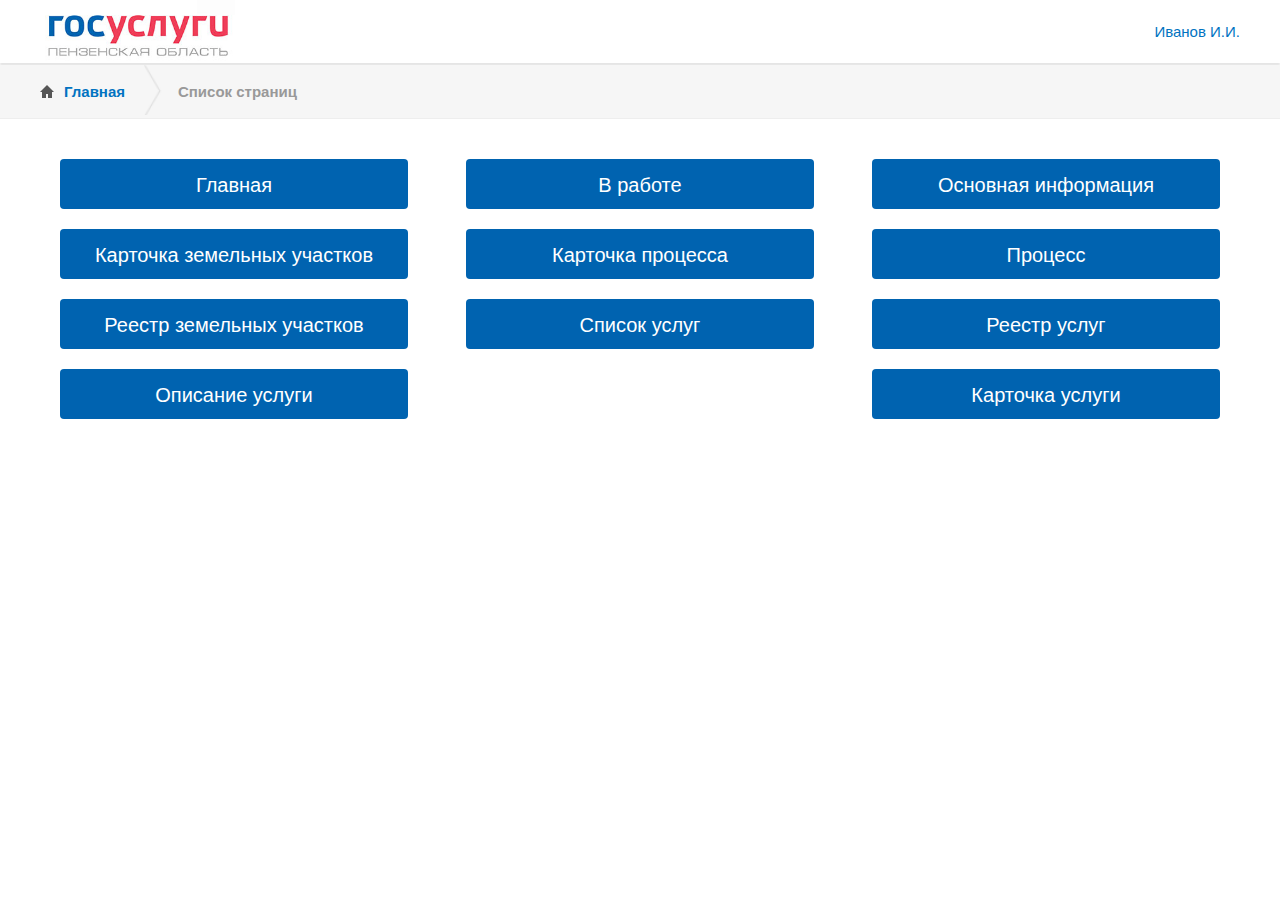
<file: index.html>
<!DOCTYPE html>
<html lang="en">

<head>
  <meta charset="UTF-8">
  <meta name="viewport" content="width=device-width, initial-scale=1.0">
  <meta http-equiv="X-UA-Compatible" content="ie=edge">
  <link rel="stylesheet" href="css/style.css">
  <script defer src="js/common.js"></script>
  <title>Госуслуги</title>
</head>

<body>
  <header class="sg-header">
    <div class="sg-header__container">
      <a href="/" class="sg-header__logo">
        <img class="sg-img" src="images/logo-penza.jpg" alt="Госуслуги">
      </a>
      <div class="sg-header__user">
        <a class="sg-link sg-header__link" href="/">Иванов И.И.</a>
      </div>
    </div>
  </header>

  <nav class="sg-breadcrumbs">
    <div class="sg-breadcrumbs__container">
      <div class="sg-breadcrumbs__logo">
        <img src="images/home-icon.png" alt="">
      </div>
      <div class="sg-breadcrumbs__item">
        <a class="sg-breadcrumbs__link" href="/">Главная</a>
      </div>

      <div class="sg-breadcrumbs__crumb">
        <img src="images/crumbs.png" alt="">
      </div>
      <div class="sg-breadcrumbs__item">
        <a class="sg-breadcrumbs__link sg-breadcrumbs__link--active" href=index.html>
          Список страниц
        </a>
      </div>

    </div>
  </nav>

  <div class="sg-container">

    <div class="list">
      <a class="sg-btn index-link" href="main.html">Главная</a>
      <a class="sg-btn index-link" href="in-work.html">В работе</a>
      <a class="sg-btn index-link" href="main-info.html">Основная информация</a>
      <a class="sg-btn index-link" href="card.html">Карточка земельных участков</a>
      <a class="sg-btn index-link" href="process-card.html">Карточка процесса</a>
      <a class="sg-btn index-link" href="process.html">Процесс</a>
      <a class="sg-btn index-link" href="registry.html">Реестр земельных участков</a>
      <a class="sg-btn index-link" href="services-1.html">Список услуг</a>
      <a class="sg-btn index-link" href="services-2.html">Реестр услуг</a>
      <a class="sg-btn index-link" href="services-card-1.html">Описание услуги</a>
      <a class="sg-btn index-link" href="services-card-2.html">Карточка услуги</a>
    </div>

  </div>
  <footer class="sg-footer">
  </footer>
</body>

</html>
</file>
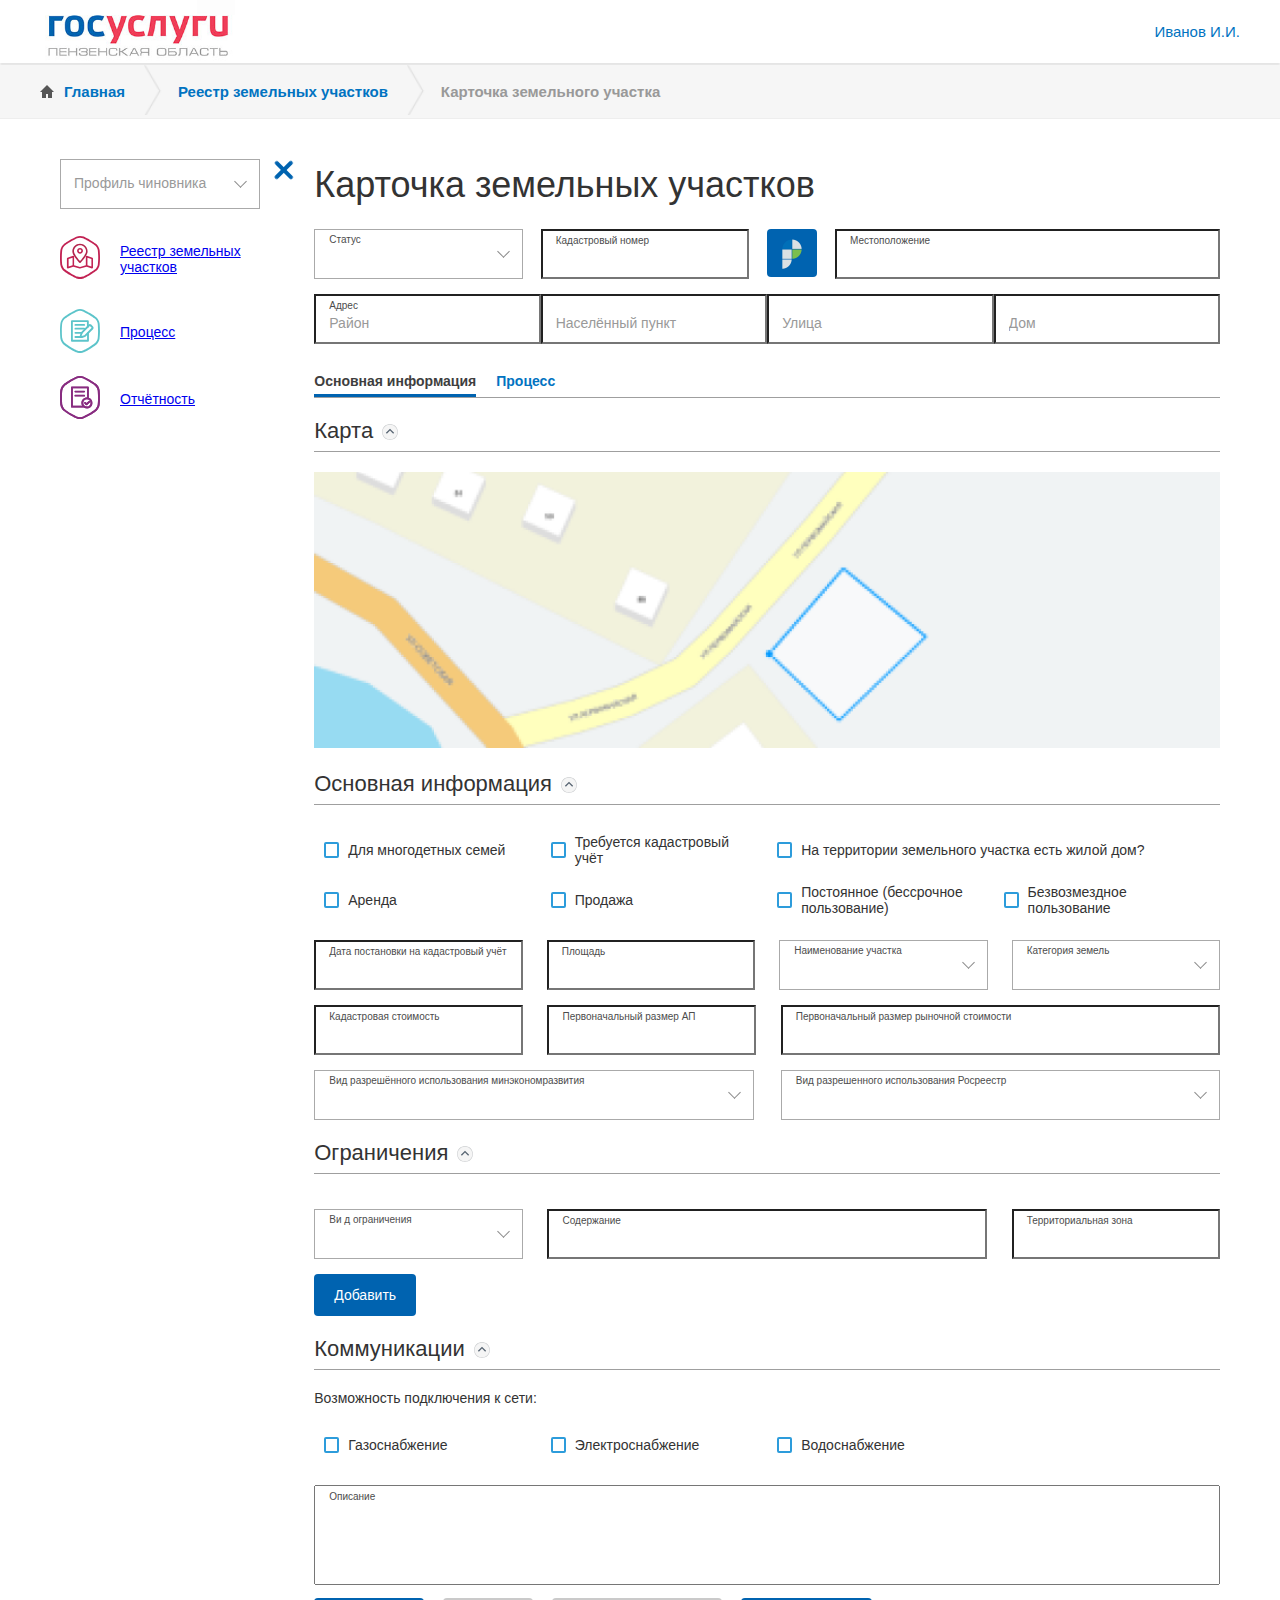
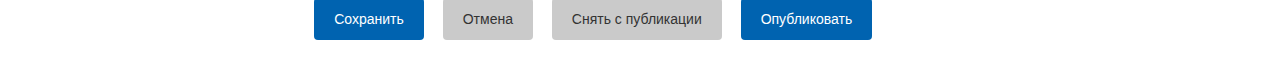
<file: card.html>
<!DOCTYPE html>
<html lang="en">
<head>
  <meta charset="UTF-8">
  <meta name="viewport" content="width=device-width, initial-scale=1.0">
  <meta http-equiv="X-UA-Compatible" content="ie=edge">
  <link rel="stylesheet" href="css/style.css">
  <script defer src="js/common.js"></script>
  <title>Госуслуги</title>
</head>
<body>
    <header class="sg-header">
      <div class="sg-header__container">
        <a href="/" class="sg-header__logo">
          <img class="sg-img" src="images/logo-penza.jpg" alt="Госуслуги">
        </a>
        <div class="sg-header__user">
          <a class="sg-link sg-header__link" href="/">Иванов И.И.</a>
        </div>
      </div>
    </header>
    
      <nav class="sg-breadcrumbs">
        <div class="sg-breadcrumbs__container">
          <div class="sg-breadcrumbs__logo">
            <img src="images/home-icon.png" alt="">
          </div>
          <div class="sg-breadcrumbs__item">
            <a class="sg-breadcrumbs__link" href="/">Главная</a>
          </div>
            
            <div class="sg-breadcrumbs__crumb">
              <img src="images/crumbs.png" alt="">
            </div>
            <div class="sg-breadcrumbs__item">
              <a 
                class="sg-breadcrumbs__link " 
                href=index.html>
                  Реестр земельных участков
            </a>
            </div>
            
            <div class="sg-breadcrumbs__crumb">
              <img src="images/crumbs.png" alt="">
            </div>
            <div class="sg-breadcrumbs__item">
              <a 
                class="sg-breadcrumbs__link sg-breadcrumbs__link--active" 
                href=card.html>
                  Карточка земельного участка
            </a>
            </div>
            
        </div>
      </nav>
    
    <div class="sg-container">
      
<nav class="sg-menu sg-js-menu sg-js-menu--activated">
  <div class="sg-menu__container">
    <div class="sg-menu__select-box">
      <select id="select_profile" class="sg-menu__select sg-select" name="state">
        <option></option>
        <option value="value_1">Профиль 1</option>
        <option value="value_2">Профиль 2</option>
      </select>
    </div>
    <button class="sg-button sg-hamburger" type="button">
      <span class="sg-hamburger__label">Открыть меню</span>
    </button>
  </div>
  <a href="#" class="sg-menu__item">
    <div class="sg-menu__item-img">
      <img src="images/reestr.svg" alt="">
    </div>
    <div>
      <p class="sg-menu__link" href="#">Реестр земельных <br> участков</p>
    </div>
  </a>
  <a href="#" class="sg-menu__item">
    <div class="sg-menu__item-img">
      <img src="images/process.svg" alt="">
    </div>
    <div>
      <p class="sg-menu__link" href="#">Процесс</p>
    </div>
  </a>
  <a href="#" class="sg-menu__item">
    <div class="sg-menu__item-img">
      <img src="images/otchet.svg" alt="">
    </div>
    <div>
      <p class="sg-menu__link" href="#">Отчётность</p>
    </div>
  </a>
</nav>
<section class="sg-main-container">
  <div class="card main-block">
    <div class="sg-page-title">
      <h1 class="sg-title-text">
        Карточка земельных участков
      </h1>
    </div>
    <form class="header-form">
      <div class="header-form__item">
        <label class="sg-label-select">
          <span class="sg-label-select__hint">Статус</span>
          <select id="select_status" class="sg-menu__select sg-select" name="status">
            <option></option>
            <option value="status_1">Статус 1</option>
            <option value="status_2">Статус 2</option>
          </select>
        </label>
      </div>
      <div class="header-form__item header-form__item--kad">
        <label class="sg-label" for="">Кадастровый номер</label>
        <input class="sg-input sg-input--required" type="text">
      </div>
      <div class="header-form__item header-form__item--logo">
        <button class="sg-btn sg-btn-kv">
          <img src="images/info-icon.png" alt="" class="">
        </button>
      </div>
      <div class="header-form__item header-form__item--long">
        <label class="sg-label" for="">Местоположение</label>
        <input class="sg-input sg-input--required" type="text">
      </div>
      <div class="header-form__item header-form__item--adress">
        <label class="sg-label">Адрес</label>
        <input class="sg-input sg-input--required" type="text" placeholder="Район">
        <input class="sg-input sg-input--required" type="text" placeholder="Населённый пункт">
        <input class="sg-input sg-input--required" type="text" placeholder="Улица">
        <input class="sg-input sg-input--required" type="text" placeholder="Дом">
      </div>
    </form>
    <div id="tabs">
      <ul class="sg-tabs">
        <li><a class="sg-tabs__link" href="#fragment-1"><span>Основная информация</span></a></li>
        <li><a class="sg-tabs__link" href="#fragment-2"><span>Процесс</span></a></li>
      </ul>
      <div id="fragment-1">
        <div class="sg-title-block">
          <p class="sg-title-block__text">Карта</p>
          <img class="sg-title-block__btn" src="images/accordion_arr_up_hov.svg" alt="">
        </div>
        <div class="map">
          <img class="map__img" src="images/map-img.png" alt="">
        </div>

        <div class="sg-title-block">
          <p class="sg-title-block__text">Основная информация</p>
          <img class="sg-title-block__btn" src="images/accordion_arr_up_hov.svg" alt="">
        </div>
        <div class="main-info">
          <div class="main-info__check">
            <label class="toggle toggle--checkbox">
              <input class="toggle__input" name="in-work" type="checkbox">
              <span class="toggle__label">Для многодетных семей</span>
            </label>
          </div>
          <div class="main-info__check">
            <label class="toggle toggle--checkbox">
              <input class="toggle__input" name="in-work" type="checkbox">
              <span class="toggle__label">Требуется кадастровый учёт</span>
            </label>
          </div>
          <div class="main-info__check">
            <label class="toggle toggle--checkbox">
              <input class="toggle__input" name="in-work" type="checkbox">
              <span class="toggle__label">На территории земельного участка есть жилой дом?</span>
            </label>
          </div>
          <div class="main-info__check">
            <label class="toggle toggle--checkbox">
              <input class="toggle__input" name="in-work" type="checkbox">
              <span class="toggle__label">Аренда</span>
            </label>
          </div>
          <div class="main-info__check">
            <label class="toggle toggle--checkbox">
              <input class="toggle__input" name="in-work" type="checkbox">
              <span class="toggle__label">Продажа</span>
            </label>
          </div>
          <div class="main-info__check">
            <label class="toggle toggle--checkbox">
              <input class="toggle__input" name="in-work" type="checkbox">
              <span class="toggle__label">Постоянное (бессрочное пользование)</span>
            </label>
          </div>
          <div class="main-info__check">
            <label class="toggle toggle--checkbox">
              <input class="toggle__input" name="in-work" type="checkbox">
              <span class="toggle__label">Безвозмездное пользование</span>
            </label>
          </div>
          <div class="main-info__item">
            <label class="sg-label" for="">Дата постановки на кадастровый учёт</label>
            <input class="sg-input" type="text">
          </div>
          <div class="main-info__item">
            <label class="sg-label" for="">Площадь</label>
            <input class="sg-input" type="text">
          </div>
          <div class="main-info__item">
            <label class="sg-label-select">
              <span class="sg-label-select__hint">Наименование участка</span>
              <select class="sg-menu__select sg-select" name="places">
                <option></option>
                <option value="place_1">Участок 1</option>
                <option value="place_2">Участок 2</option>
              </select>
            </label>
          </div>
          <div class="main-info__item">
            <label class="sg-label-select">
              <span class="sg-label-select__hint">Категория земель</span>
              <select class="sg-menu__select sg-select" name="place">
                <option></option>
                <option value="place_1">Участок 1</option>
                <option value="place_2">Участок 2</option>
              </select>
            </label>
          </div>
          <div class="main-info__item">
            <label class="sg-label" for="">Кадастровая стоимость</label>
            <input class="sg-input" type="text">
          </div>
          <div class="main-info__item">
            <label class="sg-label" for="">Первоначальный размер АП</label>
            <input class="sg-input" type="text">
          </div>
          <div class="main-info__item main-info__item--long">
            <label class="sg-label" for="">Первоначальный размер рыночной стоимости</label>
            <input class="sg-input" type="text">
          </div>
          <div class="main-info__item main-info__item--long">
            <label class="sg-label-select">
              <span class="sg-label-select__hint">Вид разрешённого использования минэкономразвития</span>
              <select class="sg-menu__select sg-select" name="place">
                <option></option>
                <option value="place_1">Участок 1</option>
                <option value="place_2">Участок 2</option>
              </select>
            </label>
          </div>
          <div class="main-info__item main-info__item--long">
            <label class="sg-label-select">
              <span class="sg-label-select__hint">Вид разрешенного использования Росреестр</span>
              <select class="sg-menu__select sg-select" name="place">
                <option></option>
                <option value="place_1">Участок 1</option>
                <option value="place_2">Участок 2</option>
              </select>
            </label>
          </div>
        </div>

        <div class="sg-title-block">
          <p class="sg-title-block__text">Ограничения</p>
          <img class="sg-title-block__btn" src="images/accordion_arr_up_hov.svg" alt="">
        </div>
        <div class="limit">
          <div class="limit__item">
            <label class="sg-label-select">
              <span class="sg-label-select__hint">Ви д ограничения</span>
              <select class="sg-menu__select sg-select" name="place">
                <option></option>
                <option value="place_1">Участок 1</option>
                <option value="place_2">Участок 2</option>
              </select>
            </label>
          </div>
          <div class="limit__item limit__item--long">
            <label class="sg-label" for="">Содержание</label>
            <input class="sg-input" type="text">
          </div>
          <div class="limit__item">
            <label class="sg-label" for="">Территориальная зона</label>
            <input class="sg-input" type="text">
          </div>
          <button class="sg-btn">Добавить</button>
        </div>

        <div class="sg-title-block">
          <p class="sg-title-block__text">Коммуникации</p>
          <img class="sg-title-block__btn" src="images/accordion_arr_up_hov.svg" alt="">
        </div>
        <div class="com">
          <p>Возможность подключения к сети:</p>
          <div class="main-info">
            <div class="main-info__check">
              <label class="toggle toggle--checkbox">
                <input class="toggle__input" name="in-work" type="checkbox">
                <span class="toggle__label">Газоснабжение</span>
              </label>
            </div>
            <div class="main-info__check">
              <label class="toggle toggle--checkbox">
                <input class="toggle__input" name="in-work" type="checkbox">
                <span class="toggle__label">Электроснабжение</span>
              </label>
            </div>
            <div class="main-info__check">
              <label class="toggle toggle--checkbox">
                <input class="toggle__input" name="in-work" type="checkbox">
                <span class="toggle__label">Водоснабжение</span>
              </label>
            </div>
          </div>
          <div class="com__row">
            <div class="com__textarea">
              <label class="sg-label">Описание</label>
              <textarea class="sg-textarea" id="" cols="30" rows="10"></textarea>
            </div>
          </div>
          <div class="bot-btn">
            <button class="sg-btn">Сохранить</button>
            <button class="sg-btn sg-btn--noactive">Отмена</button>
            <button class="sg-btn sg-btn--noactive">Снять с публикации</button>
            <button class="sg-btn">Опубликовать</button>
          </div>
        </div>
      </div>





      <div class="sg-process-tab" id="fragment-2">
        <div class="sg-table-min">
          <img src="images/table-min-img.png" alt="">
        </div>

        <div class="sg-steps">
          <div class="sg-steps__items">
            <div class="sg-steps__item">
              <header class="sg-steps__header">
                <span class="sg-steps__number">1</span>
                <span class="sg-steps__caption">Утверждение схемы границ земельного участка</span>
                <img class="sg-steps__img" src="images/accordion_arr_up_hov.svg" alt="">
              </header>
              <div class="sg-steps__content">
                <div class="sg-steps__put">
                  <header class="sg-steps__put-header">
                    <span class="sg-steps__put-item">стрелка</span>
                    <span class="sg-steps__put-caption">Подача заявления на оказание услуги</span>
                    <img class="sg-steps__img" src="images/accordion_arr_up_hov.svg" alt="">
                  </header>
                  <div class="sg-steps__put-content">
                    Способы подачи заявления:,</br>
                    1. Лично по адресу Администрации.</br>
                    2. Почтовой связью по адресу Администрации или МФЦ;</br>
                    3. На бумажном носителе через МФЦ.</br>
                    4. В электронном виде
                  </div>
                </div>
                <div class="sg-steps__put">
                  <header class="sg-steps__put-header">
                    <span class="sg-steps__put-item">стрелка</span>
                    <span class="sg-steps__put-caption">Подача заявления на оказание услуги</span>
                    <img class="sg-steps__img" src="images/accordion_arr_up_hov.svg" alt="">
                  </header>
                  <div class="sg-steps__put-content">
                    Способы подачи заявления:,</br>
                    1. Лично по адресу Администрации.</br>
                    2. Почтовой связью по адресу Администрации или МФЦ;</br>
                    3. На бумажном носителе через МФЦ.</br>
                    4. В электронном виде
                  </div>
                </div>
              </div>
            </div>
            <div class="sg-steps__item sg-steps__item--green">
              <header class="sg-steps__header">
                <span class="sg-steps__number">2</span>
                <span class="sg-steps__caption">Утверждение схемы границ земельного участка</span>
                <img class="sg-steps__img" src="images/accordion_arr_up_hov.svg" alt="">
              </header>
              <div class="sg-steps__content">
                <div class="sg-steps__put sg-steps__put--green">
                  <header class="sg-steps__put-header">
                    <span class="sg-steps__put-item">стрелка</span>
                    <span class="sg-steps__put-caption">Подача заявления на оказание услуги</span>
                    <img class="sg-steps__img" src="images/accordion_arr_up_hov.svg" alt="">
                  </header>
                  <div class="sg-steps__put-content">
                    Способы подачи заявления:,</br>
                    1. Лично по адресу Администрации.</br>
                    2. Почтовой связью по адресу Администрации или МФЦ;</br>
                    3. На бумажном носителе через МФЦ.</br>
                    4. В электронном виде
                  </div>
                </div>
                <div class="sg-steps__put">
                  <header class="sg-steps__put-header">
                    <span class="sg-steps__put-item">стрелка</span>
                    <span class="sg-steps__put-caption">Подача заявления на оказание услуги</span>
                    <img class="sg-steps__img" src="images/accordion_arr_up_hov.svg" alt="">
                  </header>
                  <div class="sg-steps__put-content">
                    Способы подачи заявления:,</br>
                    1. Лично по адресу Администрации.</br>
                    2. Почтовой связью по адресу Администрации или МФЦ;</br>
                    3. На бумажном носителе через МФЦ.</br>
                    4. В электронном виде
                  </div>
                </div>
              </div>
            </div>
            <div class="sg-steps__item sg-steps__item--blue">
              <header class="sg-steps__header">
                <span class="sg-steps__number">3</span>
                <span class="sg-steps__caption">Утверждение схемы границ земельного участка</span>
                <img class="sg-steps__img" src="images/accordion_arr_up_hov.svg" alt="">
              </header>
              <div class="sg-steps__content">
                <div class="sg-steps__put sg-steps__put--red">
                  <header class="sg-steps__put-header">
                    <span class="sg-steps__put-item">стрелка</span>
                    <span class="sg-steps__put-caption">Подача заявления на оказание услуги</span>
                    <img class="sg-steps__img" src="images/accordion_arr_up_hov.svg" alt="">
                  </header>
                  <div class="sg-steps__put-content">
                    Способы подачи заявления:,</br>
                    1. Лично по адресу Администрации.</br>
                    2. Почтовой связью по адресу Администрации или МФЦ;</br>
                    3. На бумажном носителе через МФЦ.</br>
                    4. В электронном виде
                  </div>
                </div>
                <div class="sg-steps__put sg-steps__put--blue">
                  <header class="sg-steps__put-header">
                    <span class="sg-steps__put-item">стрелка</span>
                    <span class="sg-steps__put-caption">Подача заявления на оказание услуги</span>
                    <img class="sg-steps__img" src="images/accordion_arr_up_hov.svg" alt="">
                  </header>
                  <div class="sg-steps__put-content">
                    Способы подачи заявления:,</br>
                    1. Лично по адресу Администрации.</br>
                    2. Почтовой связью по адресу Администрации или МФЦ;</br>
                    3. На бумажном носителе через МФЦ.</br>
                    4. В электронном виде
                  </div>
                </div>
                <div class="sg-steps__put sg-steps__put--green">
                  <header class="sg-steps__put-header">
                    <span class="sg-steps__put-item">стрелка</span>
                    <span class="sg-steps__put-caption">Подача заявления на оказание услуги</span>
                    <img class="sg-steps__img" src="images/accordion_arr_up_hov.svg" alt="">
                  </header>
                  <div class="sg-steps__put-content">
                    Способы подачи заявления:,</br>
                    1. Лично по адресу Администрации.</br>
                    2. Почтовой связью по адресу Администрации или МФЦ;</br>
                    3. На бумажном носителе через МФЦ.</br>
                    4. В электронном виде
                  </div>
                </div>
                <div class="sg-steps__put sg-steps__put">
                  <header class="sg-steps__put-header">
                    <span class="sg-steps__put-item">стрелка</span>
                    <span class="sg-steps__put-caption">Подача заявления на оказание услуги</span>
                    <img class="sg-steps__img" src="images/accordion_arr_up_hov.svg" alt="">
                  </header>
                  <div class="sg-steps__put-content">
                    Способы подачи заявления:,</br>
                    1. Лично по адресу Администрации.</br>
                    2. Почтовой связью по адресу Администрации или МФЦ;</br>
                    3. На бумажном носителе через МФЦ.</br>
                    4. В электронном виде
                  </div>
                </div>
              </div>
            </div>
            <div class="sg-steps__item sg-steps__item--red">
              <header class="sg-steps__header">
                <span class="sg-steps__number">4</span>
                <span class="sg-steps__caption">Утверждение схемы границ земельного участка</span>
                <img class="sg-steps__img" src="images/accordion_arr_up_hov.svg" alt="">
              </header>
              <div class="sg-steps__content">
                <div class="sg-steps__put">
                  <header class="sg-steps__put-header">
                    <span class="sg-steps__put-item">стрелка</span>
                    <span class="sg-steps__put-caption">Подача заявления на оказание услуги</span>
                    <img class="sg-steps__img" src="images/accordion_arr_up_hov.svg" alt="">
                  </header>
                  <div class="sg-steps__put-content">
                    Способы подачи заявления:,</br>
                    1. Лично по адресу Администрации.</br>
                    2. Почтовой связью по адресу Администрации или МФЦ;</br>
                    3. На бумажном носителе через МФЦ.</br>
                    4. В электронном виде
                  </div>
                </div>
                <div class="sg-steps__put">
                  <header class="sg-steps__put-header">
                    <span class="sg-steps__put-item">стрелка</span>
                    <span class="sg-steps__put-caption">Подача заявления на оказание услуги</span>
                    <img class="sg-steps__img" src="images/accordion_arr_up_hov.svg" alt="">
                  </header>
                  <div class="sg-steps__put-content">
                    Способы подачи заявления:,</br>
                    1. Лично по адресу Администрации.</br>
                    2. Почтовой связью по адресу Администрации или МФЦ;</br>
                    3. На бумажном носителе через МФЦ.</br>
                    4. В электронном виде
                  </div>
                </div>
              </div>
            </div>
          </div>
        </div>
        <div class="bot-btn">
          <button class="sg-btn">Завершить процесс</button>
        </div>
      </div>
    </div>


  </div>
</section>


    </div>
    <footer class="sg-footer">
    </footer>
</body>
</html>
</file>
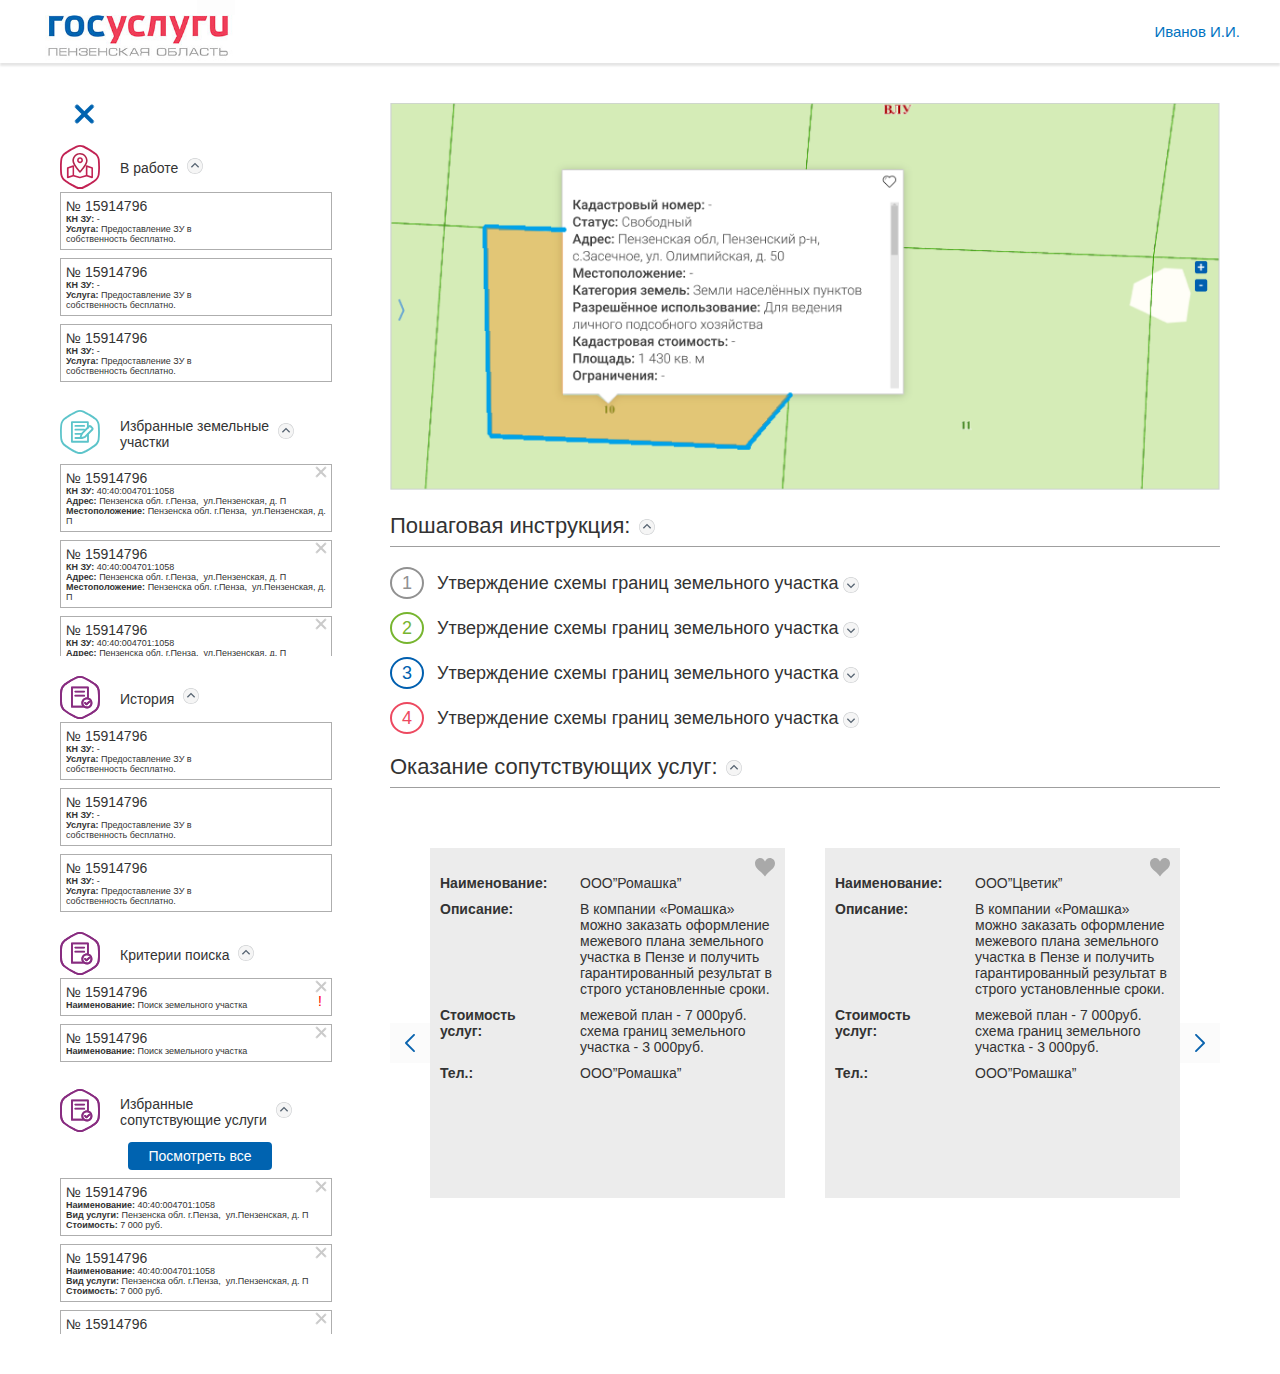
<file: in-work.html>
<!DOCTYPE html>
<html lang="en">
<head>
  <meta charset="UTF-8">
  <meta name="viewport" content="width=device-width, initial-scale=1.0">
  <meta http-equiv="X-UA-Compatible" content="ie=edge">
  <link rel="stylesheet" href="css/style.css">
  <script defer src="js/common.js"></script>
  <title>Госуслуги</title>
</head>
<body>
    <header class="sg-header">
      <div class="sg-header__container">
        <a href="/" class="sg-header__logo">
          <img class="sg-img" src="images/logo-penza.jpg" alt="Госуслуги">
        </a>
        <div class="sg-header__user">
          <a class="sg-link sg-header__link" href="/">Иванов И.И.</a>
        </div>
      </div>
    </header>
    
    <div class="sg-container">
      
<nav class="sg-menu sg-js-menu sg-js-menu--activated">
  <div class="sg-menu__container">
    <button class="sg-button sg-hamburger" type="button">
      <span class="sg-hamburger__label">Открыть меню</span>
    </button>
  </div>
  <div class="sg-menu-switch">
    <header class="sg-menu-switch__header">
      <div class="sg-menu-switch__img-box">
        <img class="sg-menu-switch__img" src="images/reestr.svg" alt="">
      </div>
      <div class="sg-menu-switch__caption">
        <p class="sg-menu-switch__text">В работе</p>
        <img class="sg-menu-switch__btn-img" src="images/accordion_arr_up_hov.svg" alt="">
      </div>
    </header>
    <div class="sg-menu-switch__content">
      <div class="sg-menu-switch__item">
        <a href='#' class="sg-menu-switch__link">
          <span class="sg-menu-switch__item-caption">№ 15914796</span>
          <div class="sg-menu-switch__item-content">
            <div class="sg-menu-switch__item-info">
              <span class="sg-menu-switch__item-info-caption">КН ЗУ:</span>
              <span clsss="sg-menu-switch__item-info-text"> - </span>
            </div>
            <div class="sg-menu-switch__item-info">
              <span class="sg-menu-switch__item-info-caption">Услуга:</span>
              <span clsss="sg-menu-switch__item-info-text">Предоставление ЗУ в <br /> собственность бесплатно.</span>
            </div>
          </div>
        </a>
      </div>
      <div class="sg-menu-switch__item">
        <a href='#' class="sg-menu-switch__link">
          <span class="sg-menu-switch__item-caption">№ 15914796</span>
          <div class="sg-menu-switch__item-content">
            <div class="sg-menu-switch__item-info">
              <span class="sg-menu-switch__item-info-caption">КН ЗУ:</span>
              <span clsss="sg-menu-switch__item-info-text"> - </span>
            </div>
            <div class="sg-menu-switch__item-info">
              <span class="sg-menu-switch__item-info-caption">Услуга:</span>
              <span clsss="sg-menu-switch__item-info-text">Предоставление ЗУ в <br /> собственность бесплатно.</span>
            </div>
          </div>
        </a>
      </div>
      <div class="sg-menu-switch__item">
        <a href='#' class="sg-menu-switch__link">
          <span class="sg-menu-switch__item-caption">№ 15914796</span>
          <div class="sg-menu-switch__item-content">
            <div class="sg-menu-switch__item-info">
              <span class="sg-menu-switch__item-info-caption">КН ЗУ:</span>
              <span clsss="sg-menu-switch__item-info-text"> - </span>
            </div>
            <div class="sg-menu-switch__item-info">
              <span class="sg-menu-switch__item-info-caption">Услуга:</span>
              <span clsss="sg-menu-switch__item-info-text">Предоставление ЗУ в <br /> собственность бесплатно.</span>
            </div>
          </div>
        </a>
      </div>
      <div class="sg-menu-switch__item">
        <a href='#' class="sg-menu-switch__link">
          <span class="sg-menu-switch__item-caption">№ 15914796</span>
          <div class="sg-menu-switch__item-content">
            <div class="sg-menu-switch__item-info">
              <span class="sg-menu-switch__item-info-caption">КН ЗУ:</span>
              <span clsss="sg-menu-switch__item-info-text"> - </span>
            </div>
            <div class="sg-menu-switch__item-info">
              <span class="sg-menu-switch__item-info-caption">Услуга:</span>
              <span clsss="sg-menu-switch__item-info-text">Предоставление ЗУ в <br /> собственность бесплатно.</span>
            </div>
          </div>
        </a>
      </div>
    </div>
  </div>
  <div class="sg-menu-switch">
    <header class="sg-menu-switch__header">
      <div class="sg-menu-switch__img-box">
        <img class="sg-menu-switch__img" src="images/process.svg" alt="">
      </div>
      <div class="sg-menu-switch__caption">
        <p class="sg-menu-switch__text">Избранные земельные </br> участки</p>
        <img class="sg-menu-switch__btn-img" src="images/accordion_arr_up_hov.svg" alt="">
      </div>
    </header>
    <div class="sg-menu-switch__content">
      <div class="sg-menu-switch__item">
        <span class="sg-menu-switch__delete">Удалить</span>
        <a href='#' class="sg-menu-switch__link">
          <span class="sg-menu-switch__item-caption">№ 15914796</span>
          <div class="sg-menu-switch__item-content">
            <div class="sg-menu-switch__item-info">
              <span class="sg-menu-switch__item-info-caption">КН ЗУ:</span>
              <span clsss="sg-menu-switch__item-info-text">40:40:004701:1058</span>
            </div>
            <div class="sg-menu-switch__item-info">
              <span class="sg-menu-switch__item-info-caption">Адрес:</span>
              <span clsss="sg-menu-switch__item-info-text">Пензенска обл. г.Пенза,  ул.Пензенская, д. П</span>
            </div>
            <div class="sg-menu-switch__item-info">
              <span class="sg-menu-switch__item-info-caption">Местоположение:</span>
              <span clsss="sg-menu-switch__item-info-text">Пензенска обл. г.Пенза,  ул.Пензенская, д. П</span>
            </div>
          </div>
        </a>
      </div>
      <div class="sg-menu-switch__item">
        <span class="sg-menu-switch__delete">Удалить</span>
        <a href='#' class="sg-menu-switch__link">
          <span class="sg-menu-switch__item-caption">№ 15914796</span>
          <div class="sg-menu-switch__item-content">
            <div class="sg-menu-switch__item-info">
              <span class="sg-menu-switch__item-info-caption">КН ЗУ:</span>
              <span clsss="sg-menu-switch__item-info-text">40:40:004701:1058</span>
            </div>
            <div class="sg-menu-switch__item-info">
              <span class="sg-menu-switch__item-info-caption">Адрес:</span>
              <span clsss="sg-menu-switch__item-info-text">Пензенска обл. г.Пенза,  ул.Пензенская, д. П</span>
            </div>
            <div class="sg-menu-switch__item-info">
              <span class="sg-menu-switch__item-info-caption">Местоположение:</span>
              <span clsss="sg-menu-switch__item-info-text">Пензенска обл. г.Пенза,  ул.Пензенская, д. П</span>
            </div>
          </div>
        </a>
      </div>
      <div class="sg-menu-switch__item">
        <span class="sg-menu-switch__delete">Удалить</span>
        <a href='#' class="sg-menu-switch__link">
          <span class="sg-menu-switch__item-caption">№ 15914796</span>
          <div class="sg-menu-switch__item-content">
            <div class="sg-menu-switch__item-info">
              <span class="sg-menu-switch__item-info-caption">КН ЗУ:</span>
              <span clsss="sg-menu-switch__item-info-text">40:40:004701:1058</span>
            </div>
            <div class="sg-menu-switch__item-info">
              <span class="sg-menu-switch__item-info-caption">Адрес:</span>
              <span clsss="sg-menu-switch__item-info-text">Пензенска обл. г.Пенза,  ул.Пензенская, д. П</span>
            </div>
            <div class="sg-menu-switch__item-info">
              <span class="sg-menu-switch__item-info-caption">Местоположение:</span>
              <span clsss="sg-menu-switch__item-info-text">Пензенска обл. г.Пенза,  ул.Пензенская, д. П</span>
            </div>
          </div>
        </a>
      </div>
      <div class="sg-menu-switch__item">
        <span class="sg-menu-switch__delete">Удалить</span>
        <a href='#' class="sg-menu-switch__link">
          <span class="sg-menu-switch__item-caption">№ 15914796</span>
          <div class="sg-menu-switch__item-content">
            <div class="sg-menu-switch__item-info">
              <span class="sg-menu-switch__item-info-caption">КН ЗУ:</span>
              <span clsss="sg-menu-switch__item-info-text">40:40:004701:1058</span>
            </div>
            <div class="sg-menu-switch__item-info">
              <span class="sg-menu-switch__item-info-caption">Адрес:</span>
              <span clsss="sg-menu-switch__item-info-text">Пензенска обл. г.Пенза,  ул.Пензенская, д. П</span>
            </div>
            <div class="sg-menu-switch__item-info">
              <span class="sg-menu-switch__item-info-caption">Местоположение:</span>
              <span clsss="sg-menu-switch__item-info-text">Пензенска обл. г.Пенза,  ул.Пензенская, д. П</span>
            </div>
          </div>
        </a>
      </div>
    </div>
  </div>
  <div class="sg-menu-switch">
    <header class="sg-menu-switch__header">
      <div class="sg-menu-switch__img-box">
        <img class="sg-menu-switch__img" src="images/otchet.svg" alt="">
      </div>
      <div class="sg-menu-switch__caption">
        <p class="sg-menu-switch__text">История</p>
        <img class="sg-menu-switch__btn-img" src="images/accordion_arr_up_hov.svg" alt="">
      </div>
    </header>
    <div class="sg-menu-switch__content">
      <div class="sg-menu-switch__item">
        <a href='#' class="sg-menu-switch__link">
          <span class="sg-menu-switch__item-caption">№ 15914796</span>
          <div class="sg-menu-switch__item-content">
            <div class="sg-menu-switch__item-info">
              <span class="sg-menu-switch__item-info-caption">КН ЗУ:</span>
              <span clsss="sg-menu-switch__item-info-text"> - </span>
            </div>
            <div class="sg-menu-switch__item-info">
              <span class="sg-menu-switch__item-info-caption">Услуга:</span>
              <span clsss="sg-menu-switch__item-info-text">Предоставление ЗУ в <br /> собственность бесплатно.</span>
            </div>
          </div>
        </a>
      </div>
      <div class="sg-menu-switch__item">
        <a href='#' class="sg-menu-switch__link">
          <span class="sg-menu-switch__item-caption">№ 15914796</span>
          <div class="sg-menu-switch__item-content">
            <div class="sg-menu-switch__item-info">
              <span class="sg-menu-switch__item-info-caption">КН ЗУ:</span>
              <span clsss="sg-menu-switch__item-info-text"> - </span>
            </div>
            <div class="sg-menu-switch__item-info">
              <span class="sg-menu-switch__item-info-caption">Услуга:</span>
              <span clsss="sg-menu-switch__item-info-text">Предоставление ЗУ в <br /> собственность бесплатно.</span>
            </div>
          </div>
        </a>
      </div>
      <div class="sg-menu-switch__item">
        <a href='#' class="sg-menu-switch__link">
          <span class="sg-menu-switch__item-caption">№ 15914796</span>
          <div class="sg-menu-switch__item-content">
            <div class="sg-menu-switch__item-info">
              <span class="sg-menu-switch__item-info-caption">КН ЗУ:</span>
              <span clsss="sg-menu-switch__item-info-text"> - </span>
            </div>
            <div class="sg-menu-switch__item-info">
              <span class="sg-menu-switch__item-info-caption">Услуга:</span>
              <span clsss="sg-menu-switch__item-info-text">Предоставление ЗУ в <br /> собственность бесплатно.</span>
            </div>
          </div>
        </a>
      </div>
    </div>
  </div>
  <div class="sg-menu-switch">
    <header class="sg-menu-switch__header">
      <div class="sg-menu-switch__img-box">
        <img class="sg-menu-switch__img" src="images/otchet.svg" alt="">
      </div>
      <div class="sg-menu-switch__caption">
        <p class="sg-menu-switch__text">Критерии поиска</p>
        <img class="sg-menu-switch__btn-img" src="images/accordion_arr_up_hov.svg" alt="">
      </div>
    </header>
    <div class="sg-menu-switch__content">
      <div class="sg-menu-switch__item">
        <span class="sg-menu-switch__delete">Удалить</span>
        <span class="sg-menu-switch__warning">!</span>
        <a href='#' class="sg-menu-switch__link">
          <span class="sg-menu-switch__item-caption">№ 15914796</span>
          <div class="sg-menu-switch__item-content">
            <div class="sg-menu-switch__item-info">
              <span class="sg-menu-switch__item-info-caption">Наименование:</span>
              <span clsss="sg-menu-switch__item-info-text">Поиск земельного участка</span>
            </div>
          </div>
        </a>
      </div>
      <div class="sg-menu-switch__item">
        <span class="sg-menu-switch__delete">Удалить</span>
        <a href='#' class="sg-menu-switch__link">
          <span class="sg-menu-switch__item-caption">№ 15914796</span>
          <div class="sg-menu-switch__item-content">
            <div class="sg-menu-switch__item-info">
              <span class="sg-menu-switch__item-info-caption">Наименование:</span>
              <span clsss="sg-menu-switch__item-info-text">Поиск земельного участка</span>
            </div>
          </div>
        </a>
      </div>
    </div>
  </div>
  <div class="sg-menu-switch">
    <header class="sg-menu-switch__header">
      <div class="sg-menu-switch__img-box">
        <img class="sg-menu-switch__img" src="images/otchet.svg" alt="">
      </div>
      <div class="sg-menu-switch__caption">
        <p class="sg-menu-switch__text">Избранные </br> сопутствующие услуги</p>
        <img class="sg-menu-switch__btn-img" src="images/accordion_arr_up_hov.svg" alt="">
      </div>
    </header>
    <div class="sg-menu-switch__content">
      <div class="sg-menu-switch__button-box">
        <button class="sg-btn">Посмотреть все</button>
      </div>
      <div class="sg-menu-switch__item">
        <span class="sg-menu-switch__delete">Удалить</span>
        <a href='#' class="sg-menu-switch__link">
          <span class="sg-menu-switch__item-caption">№ 15914796</span>
          <div class="sg-menu-switch__item-content">
            <div class="sg-menu-switch__item-info">
              <span class="sg-menu-switch__item-info-caption">Наименование:</span>
              <span clsss="sg-menu-switch__item-info-text">40:40:004701:1058</span>
            </div>
            <div class="sg-menu-switch__item-info">
              <span class="sg-menu-switch__item-info-caption">Вид услуги:</span>
              <span clsss="sg-menu-switch__item-info-text">Пензенска обл. г.Пенза,  ул.Пензенская, д. П</span>
            </div>
            <div class="sg-menu-switch__item-info">
              <span class="sg-menu-switch__item-info-caption">Стоимость:</span>
              <span clsss="sg-menu-switch__item-info-text">7 000 руб.</span>
            </div>
          </div>
        </a>
      </div>
      <div class="sg-menu-switch__item">
        <span class="sg-menu-switch__delete">Удалить</span>
        <a href='#' class="sg-menu-switch__link">
          <span class="sg-menu-switch__item-caption">№ 15914796</span>
          <div class="sg-menu-switch__item-content">
            <div class="sg-menu-switch__item-info">
              <span class="sg-menu-switch__item-info-caption">Наименование:</span>
              <span clsss="sg-menu-switch__item-info-text">40:40:004701:1058</span>
            </div>
            <div class="sg-menu-switch__item-info">
              <span class="sg-menu-switch__item-info-caption">Вид услуги:</span>
              <span clsss="sg-menu-switch__item-info-text">Пензенска обл. г.Пенза,  ул.Пензенская, д. П</span>
            </div>
            <div class="sg-menu-switch__item-info">
              <span class="sg-menu-switch__item-info-caption">Стоимость:</span>
              <span clsss="sg-menu-switch__item-info-text">7 000 руб.</span>
            </div>
          </div>
        </a>
      </div>
      <div class="sg-menu-switch__item">
        <span class="sg-menu-switch__delete">Удалить</span>
        <a href='#' class="sg-menu-switch__link">
          <span class="sg-menu-switch__item-caption">№ 15914796</span>
          <div class="sg-menu-switch__item-content">
            <div class="sg-menu-switch__item-info">
              <span class="sg-menu-switch__item-info-caption">Наименование:</span>
              <span clsss="sg-menu-switch__item-info-text">40:40:004701:1058</span>
            </div>
            <div class="sg-menu-switch__item-info">
              <span class="sg-menu-switch__item-info-caption">Вид услуги:</span>
              <span clsss="sg-menu-switch__item-info-text">Пензенска обл. г.Пенза,  ул.Пензенская, д. П</span>
            </div>
            <div class="sg-menu-switch__item-info">
              <span class="sg-menu-switch__item-info-caption">Стоимость:</span>
              <span clsss="sg-menu-switch__item-info-text">7 000 руб.</span>
            </div>
          </div>
        </a>
      </div>
    </div>
  </div>
</nav>
<main class="sg-main">
  <div class="sg-main__content">

    <img src="images/map-mok-9.png" alt="" class="map-mok">
    
    <section class="sg-main__section">
      <div class="sg-title-block">
        <p class="sg-title-block__text">Пошаговая инструкция:</p>
        <img class="sg-title-block__btn" src="images/accordion_arr_up_hov.svg" alt="">
      </div>
      <div class="sg-steps">
        <div class="sg-steps__items">
          <div class="sg-steps__item">
            <header class="sg-steps__header">
              <span class="sg-steps__number">1</span>
              <span class="sg-steps__caption">Утверждение схемы границ земельного участка</span>
              <img class="sg-steps__img" src="images/accordion_arr_up_hov.svg" alt="">
            </header>
            <div class="sg-steps__content">
              <div class="sg-steps__put">
                <header class="sg-steps__put-header">
                  <span class="sg-steps__put-item">стрелка</span>
                  <span class="sg-steps__put-caption">Подача заявления на оказание услуги</span>
                  <img class="sg-steps__img" src="images/accordion_arr_up_hov.svg" alt="">
                </header>
                <div class="sg-steps__put-content">
                  Способы подачи заявления:,</br>
                  1. Лично по адресу Администрации.</br>
                  2. Почтовой связью по адресу Администрации или МФЦ;</br>
                  3. На бумажном носителе через МФЦ.</br>
                  4. В электронном виде
                </div>
              </div>
              <div class="sg-steps__put">
                <header class="sg-steps__put-header">
                  <span class="sg-steps__put-item">стрелка</span>
                  <span class="sg-steps__put-caption">Подача заявления на оказание услуги</span>
                  <img class="sg-steps__img" src="images/accordion_arr_up_hov.svg" alt="">
                </header>
                <div class="sg-steps__put-content">
                  Способы подачи заявления:,</br>
                  1. Лично по адресу Администрации.</br>
                  2. Почтовой связью по адресу Администрации или МФЦ;</br>
                  3. На бумажном носителе через МФЦ.</br>
                  4. В электронном виде
                </div>
              </div>
            </div>
          </div>
          <div class="sg-steps__item sg-steps__item--green">
            <header class="sg-steps__header">
              <span class="sg-steps__number">2</span>
              <span class="sg-steps__caption">Утверждение схемы границ земельного участка</span>
              <img class="sg-steps__img" src="images/accordion_arr_up_hov.svg" alt="">
            </header>
            <div class="sg-steps__content">
              <div class="sg-steps__put sg-steps__put--green">
                <header class="sg-steps__put-header">
                  <span class="sg-steps__put-item">стрелка</span>
                  <span class="sg-steps__put-caption">Подача заявления на оказание услуги</span>
                  <img class="sg-steps__img" src="images/accordion_arr_up_hov.svg" alt="">
                </header>
                <div class="sg-steps__put-content">
                  Способы подачи заявления:,</br>
                  1. Лично по адресу Администрации.</br>
                  2. Почтовой связью по адресу Администрации или МФЦ;</br>
                  3. На бумажном носителе через МФЦ.</br>
                  4. В электронном виде
                </div>
              </div>
              <div class="sg-steps__put">
                <header class="sg-steps__put-header">
                  <span class="sg-steps__put-item">стрелка</span>
                  <span class="sg-steps__put-caption">Подача заявления на оказание услуги</span>
                  <img class="sg-steps__img" src="images/accordion_arr_up_hov.svg" alt="">
                </header>
                <div class="sg-steps__put-content">
                  Способы подачи заявления:,</br>
                  1. Лично по адресу Администрации.</br>
                  2. Почтовой связью по адресу Администрации или МФЦ;</br>
                  3. На бумажном носителе через МФЦ.</br>
                  4. В электронном виде
                </div>
              </div>
            </div>
          </div>
          <div class="sg-steps__item sg-steps__item--blue">
            <header class="sg-steps__header">
              <span class="sg-steps__number">3</span>
              <span class="sg-steps__caption">Утверждение схемы границ земельного участка</span>
              <img class="sg-steps__img" src="images/accordion_arr_up_hov.svg" alt="">
            </header>
            <div class="sg-steps__content">
              <div class="sg-steps__put sg-steps__put--red">
                <header class="sg-steps__put-header">
                  <span class="sg-steps__put-item">стрелка</span>
                  <span class="sg-steps__put-caption">Подача заявления на оказание услуги</span>
                  <img class="sg-steps__img" src="images/accordion_arr_up_hov.svg" alt="">
                </header>
                <div class="sg-steps__put-content">
                  Способы подачи заявления:,</br>
                  1. Лично по адресу Администрации.</br>
                  2. Почтовой связью по адресу Администрации или МФЦ;</br>
                  3. На бумажном носителе через МФЦ.</br>
                  4. В электронном виде
                </div>
              </div>
              <div class="sg-steps__put sg-steps__put--blue">
                <header class="sg-steps__put-header">
                  <span class="sg-steps__put-item">стрелка</span>
                  <span class="sg-steps__put-caption">Подача заявления на оказание услуги</span>
                  <img class="sg-steps__img" src="images/accordion_arr_up_hov.svg" alt="">
                </header>
                <div class="sg-steps__put-content">
                  Способы подачи заявления:,</br>
                  1. Лично по адресу Администрации.</br>
                  2. Почтовой связью по адресу Администрации или МФЦ;</br>
                  3. На бумажном носителе через МФЦ.</br>
                  4. В электронном виде
                </div>
              </div>
              <div class="sg-steps__put sg-steps__put--green">
                <header class="sg-steps__put-header">
                  <span class="sg-steps__put-item">стрелка</span>
                  <span class="sg-steps__put-caption">Подача заявления на оказание услуги</span>
                  <img class="sg-steps__img" src="images/accordion_arr_up_hov.svg" alt="">
                </header>
                <div class="sg-steps__put-content">
                  Способы подачи заявления:,</br>
                  1. Лично по адресу Администрации.</br>
                  2. Почтовой связью по адресу Администрации или МФЦ;</br>
                  3. На бумажном носителе через МФЦ.</br>
                  4. В электронном виде
                </div>
              </div>
              <div class="sg-steps__put sg-steps__put">
                <header class="sg-steps__put-header">
                  <span class="sg-steps__put-item">стрелка</span>
                  <span class="sg-steps__put-caption">Подача заявления на оказание услуги</span>
                  <img class="sg-steps__img" src="images/accordion_arr_up_hov.svg" alt="">
                </header>
                <div class="sg-steps__put-content">
                  Способы подачи заявления:,</br>
                  1. Лично по адресу Администрации.</br>
                  2. Почтовой связью по адресу Администрации или МФЦ;</br>
                  3. На бумажном носителе через МФЦ.</br>
                  4. В электронном виде
                </div>
              </div>
            </div>
          </div>
          <div class="sg-steps__item sg-steps__item--red">
            <header class="sg-steps__header">
              <span class="sg-steps__number">4</span>
              <span class="sg-steps__caption">Утверждение схемы границ земельного участка</span>
              <img class="sg-steps__img" src="images/accordion_arr_up_hov.svg" alt="">
            </header>
            <div class="sg-steps__content">
              <div class="sg-steps__put">
                <header class="sg-steps__put-header">
                  <span class="sg-steps__put-item">стрелка</span>
                  <span class="sg-steps__put-caption">Подача заявления на оказание услуги</span>
                  <img class="sg-steps__img" src="images/accordion_arr_up_hov.svg" alt="">
                </header>
                <div class="sg-steps__put-content">
                  Способы подачи заявления:,</br>
                  1. Лично по адресу Администрации.</br>
                  2. Почтовой связью по адресу Администрации или МФЦ;</br>
                  3. На бумажном носителе через МФЦ.</br>
                  4. В электронном виде
                </div>
              </div>
              <div class="sg-steps__put">
                <header class="sg-steps__put-header">
                  <span class="sg-steps__put-item">стрелка</span>
                  <span class="sg-steps__put-caption">Подача заявления на оказание услуги</span>
                  <img class="sg-steps__img" src="images/accordion_arr_up_hov.svg" alt="">
                </header>
                <div class="sg-steps__put-content">
                  Способы подачи заявления:,</br>
                  1. Лично по адресу Администрации.</br>
                  2. Почтовой связью по адресу Администрации или МФЦ;</br>
                  3. На бумажном носителе через МФЦ.</br>
                  4. В электронном виде
                </div>
              </div>
            </div>
          </div>
        </div>
      </div>
    </section>
    <section class="sg-main__section">
      <div class="sg-title-block">
        <p class="sg-title-block__text">Оказание сопутствующих услуг:</p>
        <img class="sg-title-block__btn" src="images/accordion_arr_up_hov.svg" alt="">
      </div>
      <div class="sg-single-item">
        <div class="sg-service">
          <div class="sg-service__container">
            <label class="sg-service__toggle">
              <input class="sg-service__toggle-input" name="heart" type="checkbox">
              <svg class="sg-service__heart" viewBox="0 0 32 29.6">
                <path d="M23.6,0c-3.4,0-6.3,2.7-7.6,5.6C14.7,2.7,11.8,0,8.4,0C3.8,0,0,3.8,0,8.4c0,9.4,9.5,11.9,16,21.2
                  c6.1-9.3,16-12.1,16-21.2C32,3.8,28.2,0,23.6,0z"></path>
              </svg>
            </label>
            <div class="sg-service__item">
              <span class="sg-service__caption">Наименование:</span>
              <span class="sg-service__info">ООО”Ромашка”</span>
            </div>
            <div class="sg-service__item">
              <span class="sg-service__caption">Описание:</span>
              <span class="sg-service__info">
                В компании «Ромашка» можно заказать оформление межевого плана
                земельного участка в Пензе и получить гарантированный результат
                в строго установленные сроки.
              </span>
            </div>
            <div class="sg-service__item">
              <span class="sg-service__caption">Стоимость </br> услуг:</span>
              <span class="sg-service__info">межевой план - 7 000руб. схема границ земельного участка - 3
                000руб.</span>
            </div>
            <div class="sg-service__item">
              <span class="sg-service__caption">Тел.:</span>
              <span class="sg-service__info">ООО”Ромашка”</span>
            </div>
          </div>
        </div>
        <div class="sg-service">
          <div class="sg-service__container">
            <label class="sg-service__toggle">
              <input class="sg-service__toggle-input" name="heart1" type="checkbox">
              <svg class="sg-service__heart" viewBox="0 0 32 29.6">
                <path d="M23.6,0c-3.4,0-6.3,2.7-7.6,5.6C14.7,2.7,11.8,0,8.4,0C3.8,0,0,3.8,0,8.4c0,9.4,9.5,11.9,16,21.2
                  c6.1-9.3,16-12.1,16-21.2C32,3.8,28.2,0,23.6,0z"></path>
              </svg>
            </label>
            <div class="sg-service__item">
              <span class="sg-service__caption">Наименование:</span>
              <span class="sg-service__info">ООО”Цветик”</span>
            </div>
            <div class="sg-service__item">
              <span class="sg-service__caption">Описание:</span>
              <span class="sg-service__info">
                В компании «Ромашка» можно заказать оформление межевого плана
                земельного участка в Пензе и получить гарантированный результат
                в строго установленные сроки.
              </span>
            </div>
            <div class="sg-service__item">
              <span class="sg-service__caption">Стоимость </br> услуг:</span>
              <span class="sg-service__info">межевой план - 7 000руб. схема границ земельного участка - 3
                000руб.</span>
            </div>
            <div class="sg-service__item">
              <span class="sg-service__caption">Тел.:</span>
              <span class="sg-service__info">ООО”Ромашка”</span>
            </div>
          </div>
        </div>
        <div class="sg-service">
          <div class="sg-service__container">
            <label class="sg-service__toggle">
              <input class="sg-service__toggle-input" name="heart2" type="checkbox">
              <svg class="sg-service__heart" viewBox="0 0 32 29.6">
                <path d="M23.6,0c-3.4,0-6.3,2.7-7.6,5.6C14.7,2.7,11.8,0,8.4,0C3.8,0,0,3.8,0,8.4c0,9.4,9.5,11.9,16,21.2
                  c6.1-9.3,16-12.1,16-21.2C32,3.8,28.2,0,23.6,0z"></path>
              </svg>
            </label>
            <div class="sg-service__item">
              <span class="sg-service__caption">Наименование:</span>
              <span class="sg-service__info">ООО”Грибы”</span>
            </div>
            <div class="sg-service__item">
              <span class="sg-service__caption">Описание:</span>
              <span class="sg-service__info">
                В компании «Ромашка» можно заказать оформление межевого плана
                земельного участка в Пензе и получить гарантированный результат
                в строго установленные сроки.
              </span>
            </div>
            <div class="sg-service__item">
              <span class="sg-service__caption">Стоимость </br> услуг:</span>
              <span class="sg-service__info">межевой план - 7 000руб. схема границ земельного участка - 3
                000руб.</span>
            </div>
            <div class="sg-service__item">
              <span class="sg-service__caption">Тел.:</span>
              <span class="sg-service__info">ООО”Ромашка”</span>
            </div>
          </div>
        </div>
        <div class="sg-service">
          <div class="sg-service__container">
            <label class="sg-service__toggle">
              <input class="sg-service__toggle-input" name="heart3" type="checkbox">
              <svg class="sg-service__heart" viewBox="0 0 32 29.6">
                <path d="M23.6,0c-3.4,0-6.3,2.7-7.6,5.6C14.7,2.7,11.8,0,8.4,0C3.8,0,0,3.8,0,8.4c0,9.4,9.5,11.9,16,21.2
                  c6.1-9.3,16-12.1,16-21.2C32,3.8,28.2,0,23.6,0z"></path>
              </svg>
            </label>
            <div class="sg-service__item">
              <span class="sg-service__caption">Наименование:</span>
              <span class="sg-service__info">ООО”Баранки”</span>
            </div>
            <div class="sg-service__item">
              <span class="sg-service__caption">Описание:</span>
              <span class="sg-service__info">
                В компании «Ромашка» можно заказать оформление межевого плана
                земельного участка в Пензе и получить гарантированный результат
                в строго установленные сроки.
              </span>
            </div>
            <div class="sg-service__item">
              <span class="sg-service__caption">Стоимость </br> услуг:</span>
              <span class="sg-service__info">межевой план - 7 000руб. схема границ земельного участка - 3
                000руб.</span>
            </div>
            <div class="sg-service__item">
              <span class="sg-service__caption">Тел.:</span>
              <span class="sg-service__info">ООО”Ромашка”</span>
            </div>
          </div>
        </div>
        <div class="sg-service">
          <div class="sg-service__container">
            <label class="sg-service__toggle">
              <input class="sg-service__toggle-input" name="heart4" type="checkbox">
              <svg class="sg-service__heart" viewBox="0 0 32 29.6">
                <path d="M23.6,0c-3.4,0-6.3,2.7-7.6,5.6C14.7,2.7,11.8,0,8.4,0C3.8,0,0,3.8,0,8.4c0,9.4,9.5,11.9,16,21.2
                  c6.1-9.3,16-12.1,16-21.2C32,3.8,28.2,0,23.6,0z"></path>
              </svg>
            </label>
            <div class="sg-service__item">
              <span class="sg-service__caption">Наименование:</span>
              <span class="sg-service__info">ООО”Сникерс”</span>
            </div>
            <div class="sg-service__item">
              <span class="sg-service__caption">Описание:</span>
              <span class="sg-service__info">
                В компании «Ромашка» можно заказать оформление межевого плана
                земельного участка в Пензе и получить гарантированный результат
                в строго установленные сроки.
              </span>
            </div>
            <div class="sg-service__item">
              <span class="sg-service__caption">Стоимость </br> услуг:</span>
              <span class="sg-service__info">межевой план - 7 000руб. схема границ земельного участка - 3
                000руб.</span>
            </div>
            <div class="sg-service__item">
              <span class="sg-service__caption">Тел.:</span>
              <span class="sg-service__info">ООО”Ромашка”</span>
            </div>
          </div>
        </div>
        <div class="sg-service">
          <div class="sg-service__container">
            <label class="sg-service__toggle">
              <input class="sg-service__toggle-input" name="heart5" type="checkbox">
              <svg class="sg-service__heart" viewBox="0 0 32 29.6">
                <path d="M23.6,0c-3.4,0-6.3,2.7-7.6,5.6C14.7,2.7,11.8,0,8.4,0C3.8,0,0,3.8,0,8.4c0,9.4,9.5,11.9,16,21.2
                  c6.1-9.3,16-12.1,16-21.2C32,3.8,28.2,0,23.6,0z"></path>
              </svg>
            </label>
            <div class="sg-service__item">
              <span class="sg-service__caption">Наименование:</span>
              <span class="sg-service__info">ООО”Марс”</span>
            </div>
            <div class="sg-service__item">
              <span class="sg-service__caption">Описание:</span>
              <span class="sg-service__info">
                В компании «Ромашка» можно заказать оформление межевого плана
                земельного участка в Пензе и получить гарантированный результат
                в строго установленные сроки.
              </span>
            </div>
            <div class="sg-service__item">
              <span class="sg-service__caption">Стоимость </br> услуг:</span>
              <span class="sg-service__info">межевой план - 7 000руб. схема границ земельного участка - 3
                000руб.</span>
            </div>
            <div class="sg-service__item">
              <span class="sg-service__caption">Тел.:</span>
              <span class="sg-service__info">ООО”Ромашка”</span>
            </div>
          </div>
        </div>
      </div>
  </div>
</main>


    </div>
    <footer class="sg-footer">
    </footer>
</body>
</html>
</file>
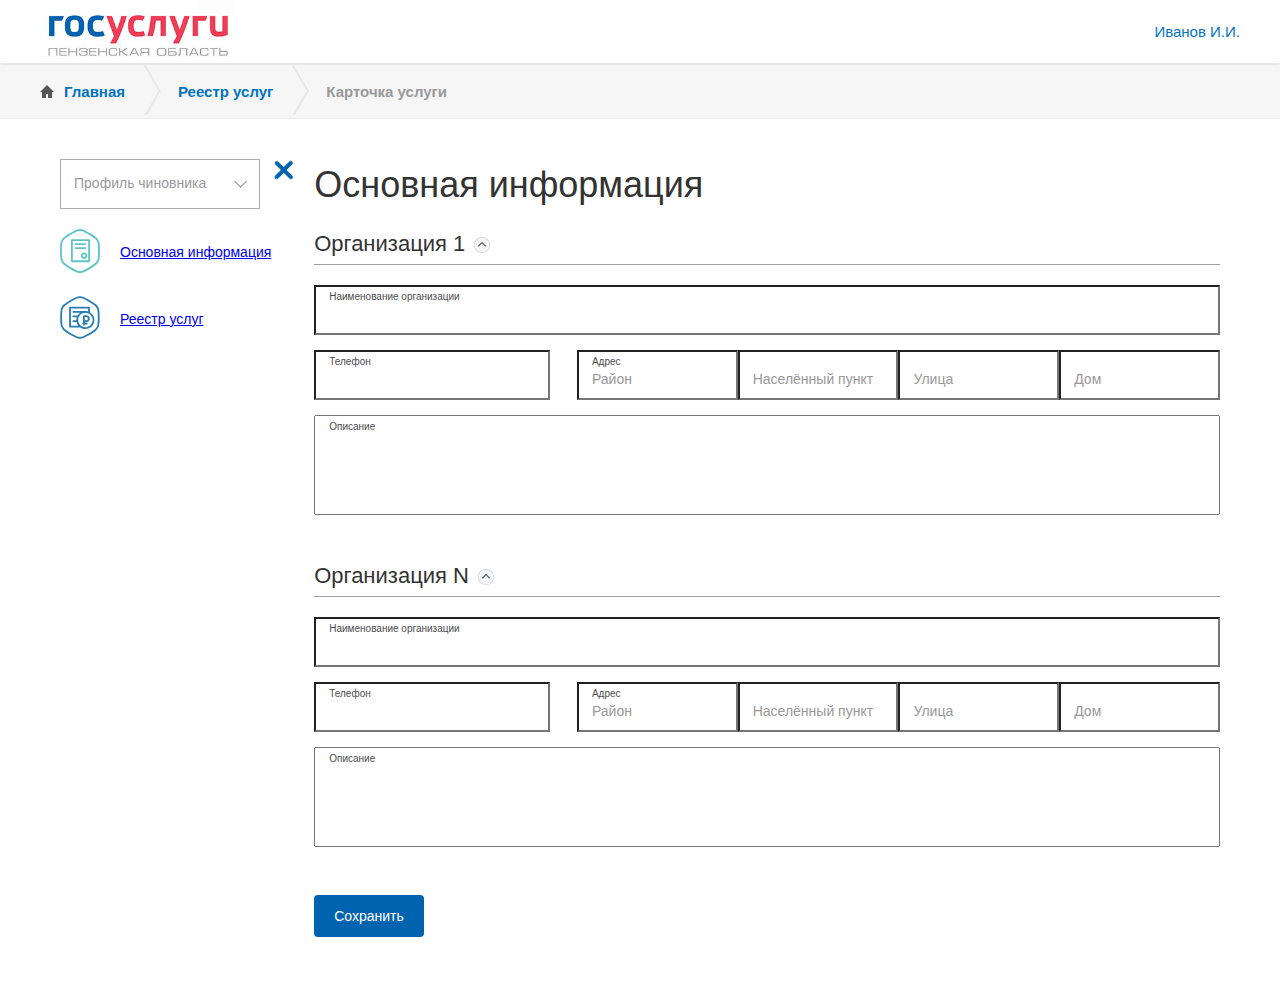
<file: main-info.html>
<!DOCTYPE html>
<html lang="en">
<head>
  <meta charset="UTF-8">
  <meta name="viewport" content="width=device-width, initial-scale=1.0">
  <meta http-equiv="X-UA-Compatible" content="ie=edge">
  <link rel="stylesheet" href="css/style.css">
  <script defer src="js/common.js"></script>
  <title>Госуслуги</title>
</head>
<body>
    <header class="sg-header">
      <div class="sg-header__container">
        <a href="/" class="sg-header__logo">
          <img class="sg-img" src="images/logo-penza.jpg" alt="Госуслуги">
        </a>
        <div class="sg-header__user">
          <a class="sg-link sg-header__link" href="/">Иванов И.И.</a>
        </div>
      </div>
    </header>
    
      <nav class="sg-breadcrumbs">
        <div class="sg-breadcrumbs__container">
          <div class="sg-breadcrumbs__logo">
            <img src="images/home-icon.png" alt="">
          </div>
          <div class="sg-breadcrumbs__item">
            <a class="sg-breadcrumbs__link" href="/">Главная</a>
          </div>
            
            <div class="sg-breadcrumbs__crumb">
              <img src="images/crumbs.png" alt="">
            </div>
            <div class="sg-breadcrumbs__item">
              <a 
                class="sg-breadcrumbs__link " 
                href=services-1.html>
                  Реестр услуг
            </a>
            </div>
            
            <div class="sg-breadcrumbs__crumb">
              <img src="images/crumbs.png" alt="">
            </div>
            <div class="sg-breadcrumbs__item">
              <a 
                class="sg-breadcrumbs__link sg-breadcrumbs__link--active" 
                href=services-1.html>
                  Карточка услуги
            </a>
            </div>
            
        </div>
      </nav>
    
    <div class="sg-container">
      

<nav class="sg-menu sg-js-menu sg-js-menu--activated">
  <div class="sg-menu__container">
    <div class="sg-menu__select-box">
      <select id="select_profile" class="sg-menu__select sg-select" name="state">
        <option></option>
        <option value="value_1">Профиль 1</option>
        <option value="value_2">Профиль 2</option>
      </select>
    </div>
    <button class="sg-button sg-hamburger" type="button">
      <span class="sg-hamburger__label">Открыть меню</span>
    </button>
  </div>
  <a href="#" class="sg-menu__item">
    <div class="sg-menu__item-img">
      <img src="images/main-info-icon.svg" alt="">
    </div>
    <div>
      <p class="sg-menu__link" href="#">Основная информация</p>
    </div>
  </a>
  <a href="#" class="sg-menu__item">
    <div class="sg-menu__item-img">
      <img src="images/servises-reestr-icon.svg" alt="">
    </div>
    <div>
      <p class="sg-menu__link" href="#">Реестр услуг</p>
    </div>
  </a>
</nav>

<section class="sg-main-container">
  <div class="main-block sg-services-card">
    <div class="sg-page-title">
      <h1 class="sg-title-text">
        Основная информация
      </h1>
    </div>

    <div class="sg-title-block">
      <p class="sg-title-block__text">Организация 1</p>
      <img class="sg-title-block__btn" src="images/accordion_arr_up_hov.svg" alt="">
    </div>

    <div class="sg-sg-form">
      <div class="sg-form__item sg-form__item--alone">
        <label class="sg-label" for="">Наименование организации</label>
        <input class="sg-input" type="text">
      </div>
      <div class="sg-form__item sg-form__item--tel">
        <label class="sg-label" for="">Телефон</label>
        <input class="sg-input" type="text">
      </div>
      <div class="sg-form__item sg-form__item--four">
        <label class="sg-label" for="">Адрес</label>
        <input class="sg-input" type="text" placeholder="Район">
        <input class="sg-input" type="text" placeholder="Населённый пункт">
        <input class="sg-input" type="text" placeholder="Улица">
        <input class="sg-input" type="text" placeholder="Дом">
      </div>
      <div class="sg-form__item sg-form__item--area">
        <label class="sg-label">Описание</label>
        <textarea class="sg-textarea" id="" cols="30" rows="10"></textarea>
      </div>
    </div>

    <div class="sg-title-block">
      <p class="sg-title-block__text">Организация N</p>
      <img class="sg-title-block__btn" src="images/accordion_arr_up_hov.svg" alt="">
    </div>

    <div class="sg-sg-form">
      <div class="sg-form__item sg-form__item--alone">
        <label class="sg-label" for="">Наименование организации</label>
        <input class="sg-input" type="text">
      </div>
      <div class="sg-form__item sg-form__item--tel">
        <label class="sg-label" for="">Телефон</label>
        <input class="sg-input" type="text">
      </div>
      <div class="sg-form__item sg-form__item--four">
        <label class="sg-label" for="">Адрес</label>
        <input class="sg-input" type="text" placeholder="Район">
        <input class="sg-input" type="text" placeholder="Населённый пункт">
        <input class="sg-input" type="text" placeholder="Улица">
        <input class="sg-input" type="text" placeholder="Дом">
      </div>
      <div class="sg-form__item sg-form__item--area">
        <label class="sg-label">Описание</label>
        <textarea class="sg-textarea" id="" cols="30" rows="10"></textarea>
      </div>
    </div>

    <div class="sg-btn-block">
      <button class="sg-btn">Сохранить</button>
    </div>
  </div>
</section>


    </div>
    <footer class="sg-footer">
    </footer>
</body>
</html>
</file>
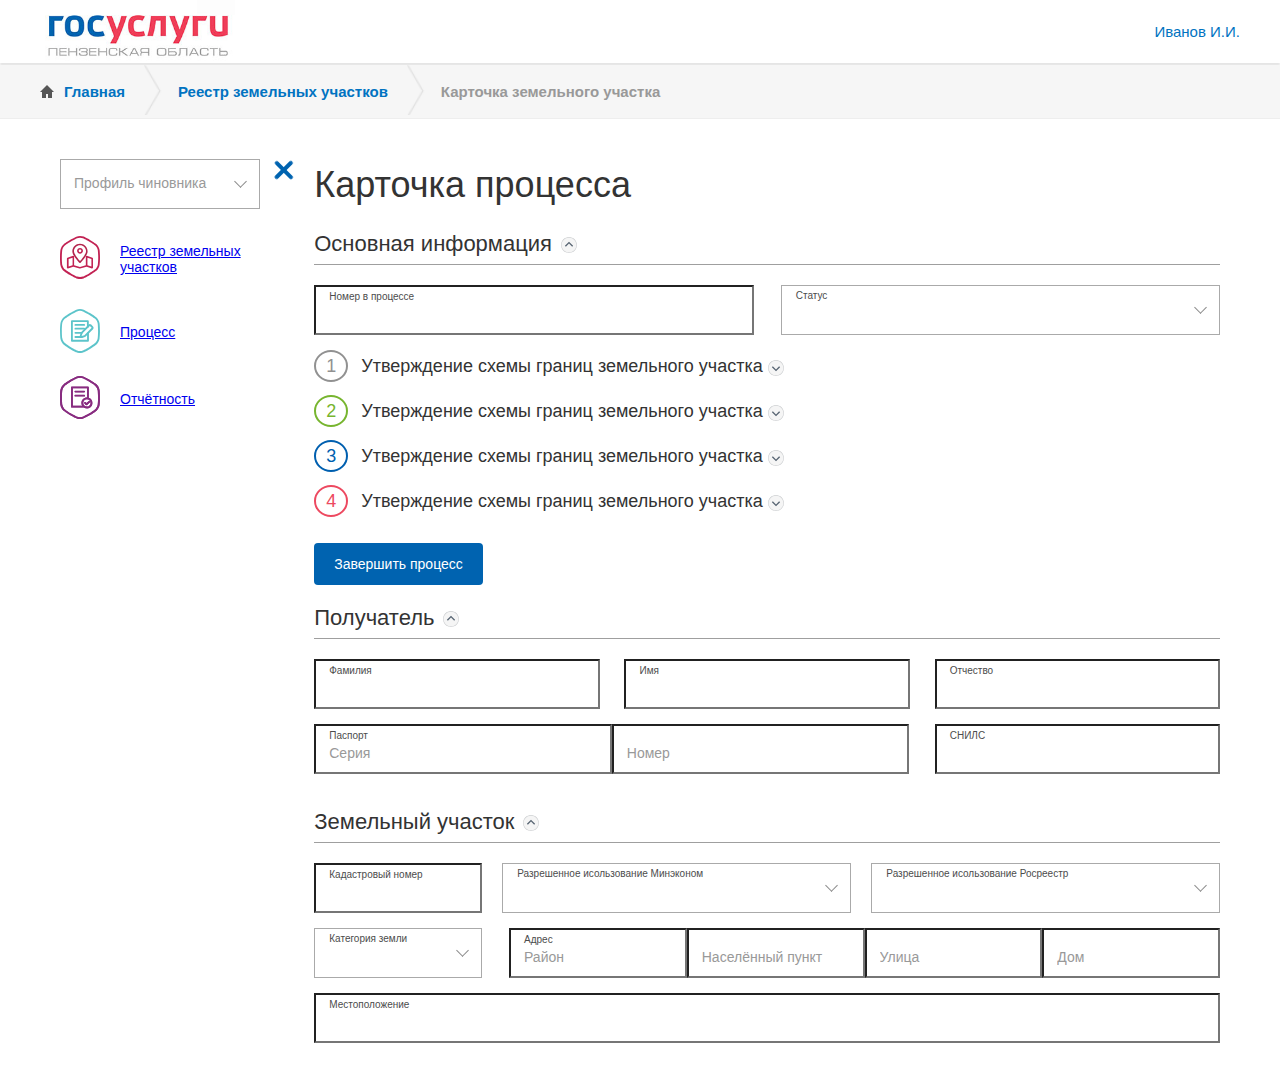
<file: process-card.html>
<!DOCTYPE html>
<html lang="en">
<head>
  <meta charset="UTF-8">
  <meta name="viewport" content="width=device-width, initial-scale=1.0">
  <meta http-equiv="X-UA-Compatible" content="ie=edge">
  <link rel="stylesheet" href="css/style.css">
  <script defer src="js/common.js"></script>
  <title>Госуслуги</title>
</head>
<body>
    <header class="sg-header">
      <div class="sg-header__container">
        <a href="/" class="sg-header__logo">
          <img class="sg-img" src="images/logo-penza.jpg" alt="Госуслуги">
        </a>
        <div class="sg-header__user">
          <a class="sg-link sg-header__link" href="/">Иванов И.И.</a>
        </div>
      </div>
    </header>
    
      <nav class="sg-breadcrumbs">
        <div class="sg-breadcrumbs__container">
          <div class="sg-breadcrumbs__logo">
            <img src="images/home-icon.png" alt="">
          </div>
          <div class="sg-breadcrumbs__item">
            <a class="sg-breadcrumbs__link" href="/">Главная</a>
          </div>
            
            <div class="sg-breadcrumbs__crumb">
              <img src="images/crumbs.png" alt="">
            </div>
            <div class="sg-breadcrumbs__item">
              <a 
                class="sg-breadcrumbs__link " 
                href=index.html>
                  Реестр земельных участков
            </a>
            </div>
            
            <div class="sg-breadcrumbs__crumb">
              <img src="images/crumbs.png" alt="">
            </div>
            <div class="sg-breadcrumbs__item">
              <a 
                class="sg-breadcrumbs__link sg-breadcrumbs__link--active" 
                href=card.html>
                  Карточка земельного участка
            </a>
            </div>
            
        </div>
      </nav>
    
    <div class="sg-container">
      

<nav class="sg-menu sg-js-menu sg-js-menu--activated">
  <div class="sg-menu__container">
    <div class="sg-menu__select-box">
      <select id="select_profile" class="sg-menu__select sg-select" name="state">
        <option></option>
        <option value="value_1">Профиль 1</option>
        <option value="value_2">Профиль 2</option>
      </select>
    </div>
    <button class="sg-button sg-hamburger" type="button">
      <span class="sg-hamburger__label">Открыть меню</span>
    </button>
  </div>
  <a href="#" class="sg-menu__item">
    <div class="sg-menu__item-img">
      <img src="images/reestr.svg" alt="">
    </div>
    <div>
      <p class="sg-menu__link" href="#">Реестр земельных <br> участков</p>
    </div>
  </a>
  <a href="#" class="sg-menu__item">
    <div class="sg-menu__item-img">
      <img src="images/process.svg" alt="">
    </div>
    <div>
      <p class="sg-menu__link" href="#">Процесс</p>
    </div>
  </a>
  <a href="#" class="sg-menu__item">
    <div class="sg-menu__item-img">
      <img src="images/otchet.svg" alt="">
    </div>
    <div>
      <p class="sg-menu__link" href="#">Отчётность</p>
    </div>
  </a>
</nav>

<section class="sg-main-container">
  <div class="sg-process-card main-block">
    <div class="sg-page-title">
      <h1 class="sg-title-text">
        Карточка процесса
      </h1>
    </div>

    <div class="sg-title-block">
      <p class="sg-title-block__text">Основная информация</p>
      <img class="sg-title-block__btn" src="images/accordion_arr_up_hov.svg" alt="">
    </div>

    <div class="sg-form">
      <div class="sg-form__item">
        <label class="sg-label" for="">Номер в процессе</label>
        <input class="sg-input" type="text">
      </div>
      <div class="sg-form__item">
        <label class="sg-label-select">
          <span class="sg-label-select__hint">Статус</span>
          <select class="sg-menu__select sg-select" name="place">
            <option></option>
            <option value="place_1">Статус 1</option>
            <option value="place_2">Статус 2</option>
          </select>
        </label>
      </div>
        <div class="sg-steps">
            <div class="sg-steps__items">
                <div class="sg-steps__item">
                    <header class="sg-steps__header">
                        <span class="sg-steps__number">1</span>
                        <span class="sg-steps__caption">Утверждение схемы границ земельного участка</span>
                        <img class="sg-steps__img" src="images/accordion_arr_up_hov.svg" alt="">
                    </header>
                    <div class="sg-steps__content">
                        <div class="sg-steps__put">
                            <header class="sg-steps__put-header">
                                <span class="sg-steps__put-item">стрелка</span>
                                <span class="sg-steps__put-caption">Подача заявления на оказание услуги</span>
                                <img class="sg-steps__img" src="images/accordion_arr_up_hov.svg" alt="">
                            </header>
                            <div class="sg-steps__put-content">
                                Способы подачи заявления:,</br>
                                1. Лично по адресу Администрации.</br>
                                2. Почтовой связью по адресу Администрации или МФЦ;</br>
                                3. На бумажном носителе через МФЦ.</br>
                                4. В электронном виде
                            </div>
                        </div>
                        <div class="sg-steps__put">
                            <header class="sg-steps__put-header">
                                <span class="sg-steps__put-item">стрелка</span>
                                <span class="sg-steps__put-caption">Подача заявления на оказание услуги</span>
                                <img class="sg-steps__img" src="images/accordion_arr_up_hov.svg" alt="">
                            </header>
                            <div class="sg-steps__put-content">
                                Способы подачи заявления:,</br>
                                1. Лично по адресу Администрации.</br>
                                2. Почтовой связью по адресу Администрации или МФЦ;</br>
                                3. На бумажном носителе через МФЦ.</br>
                                4. В электронном виде
                            </div>
                        </div>
                    </div>
                </div>
                <div class="sg-steps__item sg-steps__item--green">
                    <header class="sg-steps__header">
                        <span class="sg-steps__number">2</span>
                        <span class="sg-steps__caption">Утверждение схемы границ земельного участка</span>
                        <img class="sg-steps__img" src="images/accordion_arr_up_hov.svg" alt="">
                    </header>
                    <div class="sg-steps__content">
                        <div class="sg-steps__put sg-steps__put--green">
                            <header class="sg-steps__put-header">
                                <span class="sg-steps__put-item">стрелка</span>
                                <span class="sg-steps__put-caption">Подача заявления на оказание услуги</span>
                                <img class="sg-steps__img" src="images/accordion_arr_up_hov.svg" alt="">
                            </header>
                            <div class="sg-steps__put-content">
                                Способы подачи заявления:,</br>
                                1. Лично по адресу Администрации.</br>
                                2. Почтовой связью по адресу Администрации или МФЦ;</br>
                                3. На бумажном носителе через МФЦ.</br>
                                4. В электронном виде
                            </div>
                        </div>
                        <div class="sg-steps__put">
                            <header class="sg-steps__put-header">
                                <span class="sg-steps__put-item">стрелка</span>
                                <span class="sg-steps__put-caption">Подача заявления на оказание услуги</span>
                                <img class="sg-steps__img" src="images/accordion_arr_up_hov.svg" alt="">
                            </header>
                            <div class="sg-steps__put-content">
                                Способы подачи заявления:,</br>
                                1. Лично по адресу Администрации.</br>
                                2. Почтовой связью по адресу Администрации или МФЦ;</br>
                                3. На бумажном носителе через МФЦ.</br>
                                4. В электронном виде
                            </div>
                        </div>
                    </div>
                </div>
                <div class="sg-steps__item sg-steps__item--blue">
                    <header class="sg-steps__header">
                        <span class="sg-steps__number">3</span>
                        <span class="sg-steps__caption">Утверждение схемы границ земельного участка</span>
                        <img class="sg-steps__img" src="images/accordion_arr_up_hov.svg" alt="">
                    </header>
                    <div class="sg-steps__content">
                        <div class="sg-steps__put sg-steps__put--red">
                            <header class="sg-steps__put-header">
                                <span class="sg-steps__put-item">стрелка</span>
                                <span class="sg-steps__put-caption">Подача заявления на оказание услуги</span>
                                <img class="sg-steps__img" src="images/accordion_arr_up_hov.svg" alt="">
                            </header>
                            <div class="sg-steps__put-content">
                                Способы подачи заявления:,</br>
                                1. Лично по адресу Администрации.</br>
                                2. Почтовой связью по адресу Администрации или МФЦ;</br>
                                3. На бумажном носителе через МФЦ.</br>
                                4. В электронном виде
                            </div>
                        </div>
                        <div class="sg-steps__put sg-steps__put--blue">
                            <header class="sg-steps__put-header">
                                <span class="sg-steps__put-item">стрелка</span>
                                <span class="sg-steps__put-caption">Подача заявления на оказание услуги</span>
                                <img class="sg-steps__img" src="images/accordion_arr_up_hov.svg" alt="">
                            </header>
                            <div class="sg-steps__put-content">
                                Способы подачи заявления:,</br>
                                1. Лично по адресу Администрации.</br>
                                2. Почтовой связью по адресу Администрации или МФЦ;</br>
                                3. На бумажном носителе через МФЦ.</br>
                                4. В электронном виде
                            </div>
                        </div>
                        <div class="sg-steps__put sg-steps__put--green">
                            <header class="sg-steps__put-header">
                                <span class="sg-steps__put-item">стрелка</span>
                                <span class="sg-steps__put-caption">Подача заявления на оказание услуги</span>
                                <img class="sg-steps__img" src="images/accordion_arr_up_hov.svg" alt="">
                            </header>
                            <div class="sg-steps__put-content">
                                Способы подачи заявления:,</br>
                                1. Лично по адресу Администрации.</br>
                                2. Почтовой связью по адресу Администрации или МФЦ;</br>
                                3. На бумажном носителе через МФЦ.</br>
                                4. В электронном виде
                            </div>
                        </div>
                        <div class="sg-steps__put sg-steps__put">
                            <header class="sg-steps__put-header">
                                <span class="sg-steps__put-item">стрелка</span>
                                <span class="sg-steps__put-caption">Подача заявления на оказание услуги</span>
                                <img class="sg-steps__img" src="images/accordion_arr_up_hov.svg" alt="">
                            </header>
                            <div class="sg-steps__put-content">
                                Способы подачи заявления:,</br>
                                1. Лично по адресу Администрации.</br>
                                2. Почтовой связью по адресу Администрации или МФЦ;</br>
                                3. На бумажном носителе через МФЦ.</br>
                                4. В электронном виде
                            </div>
                        </div>
                    </div>
                </div>
                <div class="sg-steps__item sg-steps__item--red">
                    <header class="sg-steps__header">
                        <span class="sg-steps__number">4</span>
                        <span class="sg-steps__caption">Утверждение схемы границ земельного участка</span>
                        <img class="sg-steps__img" src="images/accordion_arr_up_hov.svg" alt="">
                    </header>
                    <div class="sg-steps__content">
                        <div class="sg-steps__put">
                            <header class="sg-steps__put-header">
                                <span class="sg-steps__put-item">стрелка</span>
                                <span class="sg-steps__put-caption">Подача заявления на оказание услуги</span>
                                <img class="sg-steps__img" src="images/accordion_arr_up_hov.svg" alt="">
                            </header>
                            <div class="sg-steps__put-content">
                                Способы подачи заявления:,</br>
                                1. Лично по адресу Администрации.</br>
                                2. Почтовой связью по адресу Администрации или МФЦ;</br>
                                3. На бумажном носителе через МФЦ.</br>
                                4. В электронном виде
                            </div>
                        </div>
                        <div class="sg-steps__put">
                            <header class="sg-steps__put-header">
                                <span class="sg-steps__put-item">стрелка</span>
                                <span class="sg-steps__put-caption">Подача заявления на оказание услуги</span>
                                <img class="sg-steps__img" src="images/accordion_arr_up_hov.svg" alt="">
                            </header>
                            <div class="sg-steps__put-content">
                                Способы подачи заявления:,</br>
                                1. Лично по адресу Администрации.</br>
                                2. Почтовой связью по адресу Администрации или МФЦ;</br>
                                3. На бумажном носителе через МФЦ.</br>
                                4. В электронном виде
                            </div>
                        </div>
                    </div>
                </div>
            </div>
        </div>

      <div class="sg-btn-block sg-btn-block--p">
        <button class="sg-btn">Завершить процесс</button>
      </div>
    </div>

    <div class="sg-title-block">
      <p class="sg-title-block__text">Получатель</p>
      <img class="sg-title-block__btn" src="images/accordion_arr_up_hov.svg" alt="">
    </div>

    <div class="sg-form-2">
      <div class="sg-form__item">
        <label class="sg-label" for="">Фамилия</label>
        <input class="sg-input" type="text">
      </div>
      <div class="sg-form__item">
        <label class="sg-label" for="">Имя</label>
        <input class="sg-input" type="text">
      </div>
      <div class="sg-form__item">
        <label class="sg-label" for="">Отчество</label>
        <input class="sg-input" type="text">
      </div>
      <div class="sg-form__item sg-form__item--long">
        <label class="sg-label" for="">Паспорт</label>
        <input class="sg-input" type="text" placeholder="Серия">
        <input class="sg-input" type="text" placeholder="Номер">
      </div>
      <div class="sg-form__item">
        <label class="sg-label" for="">СНИЛС</label>
        <input class="sg-input" type="text">
      </div>
    </div>

    <div class="sg-title-block">
      <p class="sg-title-block__text">Земельный участок</p>
      <img class="sg-title-block__btn" src="images/accordion_arr_up_hov.svg" alt="">
    </div>

    <div class="sg-form-3">
      <div class="sg-form__item sg-form__item--small">
        <label class="sg-label" for="">Кадастровый номер</label>
        <input class="sg-input" type="text">
      </div>
      <div class="sg-form__item">
        <label class="sg-label-select">
          <span class="sg-label-select__hint">Разрешенное исользование Минэконом</span>
          <select class="sg-menu__select sg-select" name="place">
            <option></option>
            <option value="place_1">Статус 1</option>
            <option value="place_2">Статус 2</option>
          </select>
        </label>
      </div>
      <div class="sg-form__item">
        <label class="sg-label-select">
          <span class="sg-label-select__hint">Разрешенное исользование Росреестр</span>
          <select class="sg-menu__select sg-select" name="place">
            <option></option>
            <option value="place_1">Статус 1</option>
            <option value="place_2">Статус 2</option>
          </select>
        </label>
      </div>
      <div class="sg-form__item sg-form__item--small">
        <label class="sg-label-select">
          <span class="sg-label-select__hint">Категория земли</span>
          <select class="sg-menu__select sg-select" name="place">
            <option></option>
            <option value="place_1">Категория 1</option>
            <option value="place_2">Категория 2</option>
          </select>
        </label>
      </div>
      <div class="sg-form__item sg-form__item--four">
        <label class="sg-label" for="">Адрес</label>
        <input class="sg-input" type="text" placeholder="Район">
        <input class="sg-input" type="text" placeholder="Населённый пункт">
        <input class="sg-input" type="text" placeholder="Улица">
        <input class="sg-input" type="text" placeholder="Дом">
      </div>
      <div class="sg-form__item sg-form__item--long">
        <label class="sg-label" for="">Местоположение</label>
        <input class="sg-input" type="text">
      </div>
    </div>
  </div>
</section>


    </div>
    <footer class="sg-footer">
    </footer>
</body>
</html>
</file>
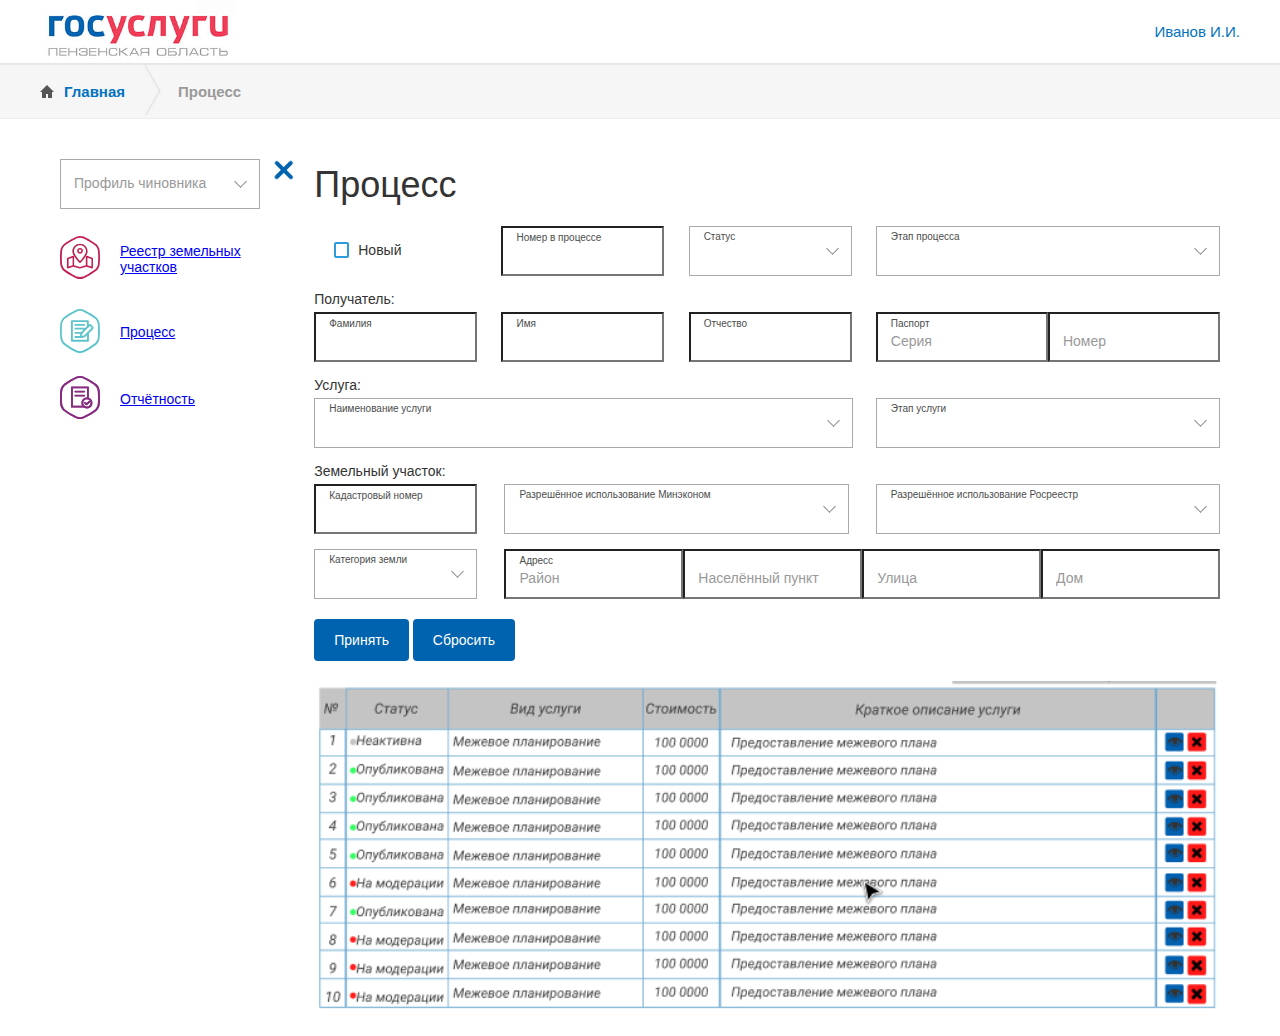
<file: process.html>
<!DOCTYPE html>
<html lang="en">
<head>
  <meta charset="UTF-8">
  <meta name="viewport" content="width=device-width, initial-scale=1.0">
  <meta http-equiv="X-UA-Compatible" content="ie=edge">
  <link rel="stylesheet" href="css/style.css">
  <script defer src="js/common.js"></script>
  <title>Госуслуги</title>
</head>
<body>
    <header class="sg-header">
      <div class="sg-header__container">
        <a href="/" class="sg-header__logo">
          <img class="sg-img" src="images/logo-penza.jpg" alt="Госуслуги">
        </a>
        <div class="sg-header__user">
          <a class="sg-link sg-header__link" href="/">Иванов И.И.</a>
        </div>
      </div>
    </header>
    
      <nav class="sg-breadcrumbs">
        <div class="sg-breadcrumbs__container">
          <div class="sg-breadcrumbs__logo">
            <img src="images/home-icon.png" alt="">
          </div>
          <div class="sg-breadcrumbs__item">
            <a class="sg-breadcrumbs__link" href="/">Главная</a>
          </div>
            
            <div class="sg-breadcrumbs__crumb">
              <img src="images/crumbs.png" alt="">
            </div>
            <div class="sg-breadcrumbs__item">
              <a 
                class="sg-breadcrumbs__link sg-breadcrumbs__link--active" 
                href=process.html>
                  Процесс
            </a>
            </div>
            
        </div>
      </nav>
    
    <div class="sg-container">
      

<nav class="sg-menu sg-js-menu sg-js-menu--activated">
  <div class="sg-menu__container">
    <div class="sg-menu__select-box">
      <select id="select_profile" class="sg-menu__select sg-select" name="state">
        <option></option>
        <option value="value_1">Профиль 1</option>
        <option value="value_2">Профиль 2</option>
      </select>
    </div>
    <button class="sg-button sg-hamburger" type="button">
      <span class="sg-hamburger__label">Открыть меню</span>
    </button>
  </div>
  <a href="#" class="sg-menu__item">
    <div class="sg-menu__item-img">
      <img src="images/reestr.svg" alt="">
    </div>
    <div>
      <p class="sg-menu__link" href="#">Реестр земельных <br> участков</p>
    </div>
  </a>
  <a href="#" class="sg-menu__item">
    <div class="sg-menu__item-img">
      <img src="images/process.svg" alt="">
    </div>
    <div>
      <p class="sg-menu__link" href="#">Процесс</p>
    </div>
  </a>
  <a href="#" class="sg-menu__item">
    <div class="sg-menu__item-img">
      <img src="images/otchet.svg" alt="">
    </div>
    <div>
      <p class="sg-menu__link" href="#">Отчётность</p>
    </div>
  </a>
</nav>

<section class="sg-main-container">
  <section class="main-block sg-process">
    <div class="sg-page-title">
      <h1 class="sg-title-text">
        Процесс
      </h1>
    </div>

    <div class="sg-form">
      <div class="sg-form__item sg-form__item--small sg-form__item--check">
        <label class="toggle toggle--checkbox">
          <input class="toggle__input" name="in-work" type="checkbox">
          <span class="toggle__label">Новый</span>
        </label>
      </div>
      <div class="sg-form__item sg-form__item--small">
        <label class="sg-label" for="">Номер в процессе</label>
        <input class="sg-input" type="text">
      </div>
      <div class="sg-form__item sg-form__item--small">
        <label class="sg-label-select">
          <span class="sg-label-select__hint">Статус</span>
          <select class="sg-menu__select sg-select" name="status">
            <option></option>
            <option value="status_1">Статус 1</option>
            <option value="status_2">Статус 2</option>
          </select>
        </label>
      </div>
      <div class="sg-form__item sg-form__item--long">
        <label class="sg-label-select">
          <span class="sg-label-select__hint">Этап процесса</span>
          <select class="sg-menu__select sg-select" name="status">
            <option></option>
            <option value="status_1">Статус 1</option>
            <option value="status_2">Статус 2</option>
          </select>
        </label>
      </div>
      <p class="sg-hint">Получатель:</p>
      <div class="sg-form__item sg-form__item--small">
        <label class="sg-label" for="">Фамилия</label>
        <input class="sg-input" type="text">
      </div>
      <div class="sg-form__item sg-form__item--small">
        <label class="sg-label" for="">Имя</label>
        <input class="sg-input" type="text">
      </div>
      <div class="sg-form__item sg-form__item--small">
        <label class="sg-label" for="">Отчество</label>
        <input class="sg-input" type="text">
      </div>
      <div class="sg-form__item sg-form__item--long sg-form__item--double">
        <label class="sg-label" for="">Паспорт</label>
        <input class="sg-input" type="text" placeholder="Серия">
        <input class="sg-input" type="text" placeholder="Номер">
      </div>
      <p class="sg-hint">Услуга:</p>
      <div class="sg-form__item sg-form__item--max">
        <label class="sg-label-select">
          <span class="sg-label-select__hint">Наименование услуги</span>
          <select class="sg-menu__select sg-select" name="status">
            <option></option>
            <option value="status_1">Услуга 1</option>
            <option value="status_2">Услуга 2</option>
          </select>
        </label>
      </div>
      <div class="sg-form__item sg-form__item--long">
        <label class="sg-label-select">
          <span class="sg-label-select__hint">Этап услуги</span>
          <select class="sg-menu__select sg-select" name="status">
            <option></option>
            <option value="status_1">Этап 1</option>
            <option value="status_2">Этап 2</option>
          </select>
        </label>
      </div>
      <p class="sg-hint">Земельный участок:</p>
      <div class="sg-form__item sg-form__item--small">
        <label class="sg-label" for="">Кадастровый номер</label>
        <input class="sg-input" type="text">
      </div>
      <div class="sg-form__item sg-form__item--long">
        <label class="sg-label-select">
          <span class="sg-label-select__hint">Разрешённое использование Минэконом</span>
          <select class="sg-menu__select sg-select" name="status">
            <option></option>
            <option value="status_1">Статус 1</option>
            <option value="status_2">Статус 2</option>
          </select>
        </label>
      </div>
      <div class="sg-form__item sg-form__item--long">
        <label class="sg-label-select">
          <span class="sg-label-select__hint">Разрешённое использование Росреестр</span>
          <select class="sg-menu__select sg-select" name="status">
            <option></option>
            <option value="status_1">Статус 1</option>
            <option value="status_2">Статус 2</option>
          </select>
        </label>
      </div>
    </div>
    <div class="sg-form-2">
      <div class="sg-form__item sg-form__item--small">
        <label class="sg-label-select">
          <span class="sg-label-select__hint">Категория земли</span>
          <select class="sg-menu__select sg-select" name="status">
            <option></option>
            <option value="status_1">Категория 1</option>
            <option value="status_2">Категория 2</option>
          </select>
        </label>
      </div>
      <div class="sg-form__item sg-form__item--long">
        <label class="sg-label" for="">Адресс</label>
        <input class="sg-input" type="text" placeholder="Район">
        <input class="sg-input" type="text" placeholder="Населённый пункт">
        <input class="sg-input" type="text" placeholder="Улица">
        <input class="sg-input" type="text" placeholder="Дом">
      </div>
    </div>

    <div class="sg-btn-block">
      <div class="sg-left-block">
        <button class="sg-btn">Принять</button>
        <button class="sg-btn">Сбросить</button>
      </div>
    </div>

    <img src="images/table-img.png" alt="" class="img-mok">

  </section>
</section>


    </div>
    <footer class="sg-footer">
    </footer>
</body>
</html>
</file>
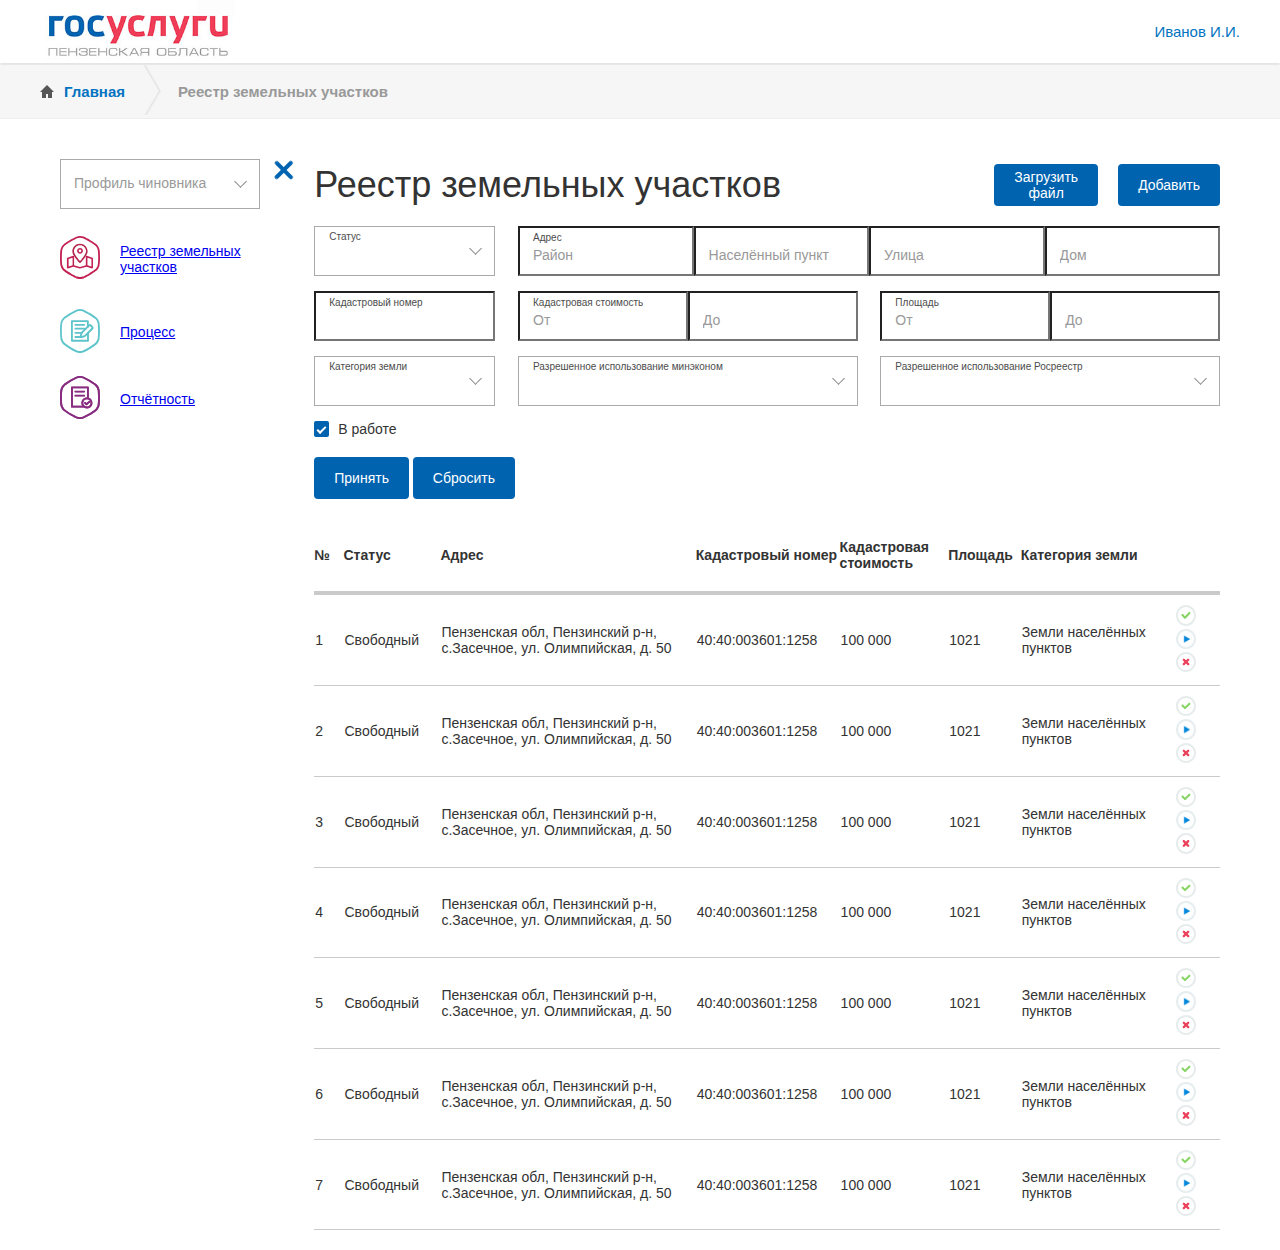
<file: registry.html>
<!DOCTYPE html>
<html lang="en">
<head>
  <meta charset="UTF-8">
  <meta name="viewport" content="width=device-width, initial-scale=1.0">
  <meta http-equiv="X-UA-Compatible" content="ie=edge">
  <link rel="stylesheet" href="css/style.css">
  <script defer src="js/common.js"></script>
  <title>Госуслуги</title>
</head>
<body>
    <header class="sg-header">
      <div class="sg-header__container">
        <a href="/" class="sg-header__logo">
          <img class="sg-img" src="images/logo-penza.jpg" alt="Госуслуги">
        </a>
        <div class="sg-header__user">
          <a class="sg-link sg-header__link" href="/">Иванов И.И.</a>
        </div>
      </div>
    </header>
    
      <nav class="sg-breadcrumbs">
        <div class="sg-breadcrumbs__container">
          <div class="sg-breadcrumbs__logo">
            <img src="images/home-icon.png" alt="">
          </div>
          <div class="sg-breadcrumbs__item">
            <a class="sg-breadcrumbs__link" href="/">Главная</a>
          </div>
            
            <div class="sg-breadcrumbs__crumb">
              <img src="images/crumbs.png" alt="">
            </div>
            <div class="sg-breadcrumbs__item">
              <a 
                class="sg-breadcrumbs__link sg-breadcrumbs__link--active" 
                href=index.html>
                  Реестр земельных участков
            </a>
            </div>
            
        </div>
      </nav>
    
    <div class="sg-container">
      
<nav class="sg-menu sg-js-menu sg-js-menu--activated">
  <div class="sg-menu__container">
    <div class="sg-menu__select-box">
      <select id="select_profile" class="sg-menu__select sg-select" name="state">
        <option></option>
        <option value="value_1">Профиль 1</option>
        <option value="value_2">Профиль 2</option>
      </select>
    </div>
    <button class="sg-button sg-hamburger" type="button">
      <span class="sg-hamburger__label">Открыть меню</span>
    </button>
  </div>
  <a href="#" class="sg-menu__item">
    <div class="sg-menu__item-img">
      <img src="images/reestr.svg" alt="">
    </div>
    <div>
      <p class="sg-menu__link" href="#">Реестр земельных <br> участков</p>
    </div>
  </a>
  <a href="#" class="sg-menu__item">
    <div class="sg-menu__item-img">
      <img src="images/process.svg" alt="">
    </div>
    <div>
      <p class="sg-menu__link" href="#">Процесс</p>
    </div>
  </a>
  <a href="#" class="sg-menu__item">
    <div class="sg-menu__item-img">
      <img src="images/otchet.svg" alt="">
    </div>
    <div>
      <p class="sg-menu__link" href="#">Отчётность</p>
    </div>
  </a>
</nav>
  <section class="sg-main-container">
    <section class="main-block index">
      <div class="sg-page-title sg-page-title--btn">
        <h1 class="sg-title-text">
          Реестр земельных участков
        </h1>
        <div class="sg-title-btn">
          <button class="sg-btn">Загрузить файл</button>
          <button class="sg-btn">Добавить</button>
        </div>
      </div>
      <div class="form-block">
        <form class="sg-form-block__container">
          <div class="sg-form__item sg-item1">
            <div id="sg-form1" class="sg-item__container">
              <label class="sg-label-select">
                <span class="sg-label-select__hint">Статус</span>
                <select id="select_status" class="sg-menu__select sg-select" name="status">
                  <option></option>
                  <option value="status_1">Статус 1</option>
                  <option value="status_2">Статус 2</option>
                </select>
              </label>
            </div>
          </div>
          <div class="sg-form__item sg-item2">
            <div id="sg-form2" class="sg-item__container">
              <label class="sg-label" for="">Адрес</label>
              <input class="sg-input" type="text" placeholder="Район">
              <input class="sg-input" type="text" placeholder="Населённый пункт">
              <input class="sg-input" type="text" placeholder="Улица">
              <input class="sg-input" type="text" placeholder="Дом">
            </div>
          </div>
          <div class="sg-form__item sg-item4">
            <div id="form4" class="sg-item__container">
              <label class="sg-label" for="">Кадастровый номер</label>
              <input class="sg-input sg-input--required" type="text">
            </div>
          </div>
          <div class="sg-form__item sg-item5">
            <div id="sg-form5" class="sg-item__container">
              <label class="sg-label" for="">Кадастровая стоимость</label>
              <input class="sg-input" type="text" placeholder="От">
              <input class="sg-input" type="text" placeholder="До">
            </div>
          </div>
          <div class="sg-form__item sg-item6">
            <div id="sg-form5" class="sg-item__container">
              <label class="sg-label" for="">Площадь</label>
              <input class="sg-input sg-input--required" type="text" placeholder="От">
              <input class="sg-input sg-input--required" type="text" placeholder="До">
            </div>
          </div>
          <div class="sg-form__item sg-item1">
            <div id="sg-form1" class="sg-item__container">
              <label class="sg-label-select">
                <span class="sg-label-select__hint">Категория земли</span>
                <select class="sg-menu__select sg-select" name="category">
                  <option></option>
                  <option value="category_1">Категория 1</option>
                  <option value="category_2">Категория 2</option>
                </select>
              </label>
            </div>
          </div>
          <div class="sg-form__item sg-item6">
            <div id="form6" class="sg-item__container">
              <label class="sg-label-select">
                <span class="sg-label-select__hint">Разрешенное использование минэконом</span>
                <select class="sg-menu__select sg-select" name="category">
                  <option></option>
                  <option value="mineconom_1">Разрешение 1</option>
                  <option value="mineconom_2">Разрешение 2</option>
                </select>
              </label>
            </div>
          </div>
          <div class="sg-form__item sg-item6">
            <div id="form6" class="sg-item__container">
              <label class="sg-label-select">
                <span class="sg-label-select__hint">Разрешенное использование Росреестр</span>
                <select class="sg-menu__select sg-select" name="category">
                  <option></option>
                  <option value="rosereester_1">Разрешение 1</option>
                  <option value="rosereester_2">Разрешение 2</option>
                </select>
              </label>
            </div>
          </div>
          <div class="sg-form__item sg-item3">
            <div id="form3" class="sg-item__container">
              <label class="toggle toggle--checkbox">
							  <input class="toggle__input" name="in-work" type="checkbox" checked="">
							  <span class="toggle__label">В работе</span>
						  </label>
            </div>
          </div>
        </form>

        <div class="sg-btn-block">
          <div class="sg-left-block">
            <button class="sg-btn">Принять</button>
            <button class="sg-btn">Сбросить</button>
          </div>
      </div>

      <div class="sg-table">
          <table>
            <tr>
              <th>№</th>
              <th>Статус</th>
              <th>Адрес</th>
              <th>Кадастровый номер</th>
              <th>Кадастровая стоимость</th>
              <th>Площадь</th>
              <th>Категория земли</th>
              <th></th>
            </tr>
            <tr>
              <td>1</td>
              <td>
                Свободный
              </td>
              <td>Пензенская обл, Пензинский р-н,<br> с.Засечное, ул. Олимпийская, д. 50</td>
              <td>40:40:003601:1258</td>
              <td>100 000</td>
              <td>1021</td>
              <td>Земли населённых пунктов</td>
              <td>
                <img class="sg-table__btn" src="images/reestr-activate.svg" alt="">
                <img class="sg-table__btn" src="images/reestr-prosmotr.png" alt="">
                <img class="sg-table__btn" src="images/reestr-delete.svg" alt="">
              </td>
            </tr>
            <tr>
              <td>2</td>
              <td>
                Свободный
              </td>
              <td>Пензенская обл, Пензинский р-н,<br> с.Засечное, ул. Олимпийская, д. 50</td>
              <td>40:40:003601:1258</td>
              <td>100 000</td>
              <td>1021</td>
              <td>Земли населённых пунктов</td>
              <td>
                <img class="sg-table__btn" src="images/reestr-activate.svg" alt="">
                <img class="sg-table__btn" src="images/reestr-prosmotr.png" alt="">
                <img class="sg-table__btn" src="images/reestr-delete.svg" alt="">
              </td>
            </tr>
            <tr>
              <td>3</td>
              <td>
                Свободный
              </td>
              <td>Пензенская обл, Пензинский р-н,<br> с.Засечное, ул. Олимпийская, д. 50</td>
              <td>40:40:003601:1258</td>
              <td>100 000</td>
              <td>1021</td>
              <td>Земли населённых пунктов</td>
              <td>
                <img class="sg-table__btn" src="images/reestr-activate.svg" alt="">
                <img class="sg-table__btn" src="images/reestr-prosmotr.png" alt="">
                <img class="sg-table__btn" src="images/reestr-delete.svg" alt="">
              </td>
            </tr>
            <tr>
              <td>4</td>
              <td>
                Свободный
              </td>
              <td>Пензенская обл, Пензинский р-н,<br> с.Засечное, ул. Олимпийская, д. 50</td>
              <td>40:40:003601:1258</td>
              <td>100 000</td>
              <td>1021</td>
              <td>Земли населённых пунктов</td>
              <td>
                <img class="sg-table__btn" src="images/reestr-activate.svg" alt="">
                <img class="sg-table__btn" src="images/reestr-prosmotr.png" alt="">
                <img class="sg-table__btn" src="images/reestr-delete.svg" alt="">
              </td>
            </tr>
            <tr>
              <td>5</td>
              <td>
                Свободный
              </td>
              <td>Пензенская обл, Пензинский р-н,<br> с.Засечное, ул. Олимпийская, д. 50</td>
              <td>40:40:003601:1258</td>
              <td>100 000</td>
              <td>1021</td>
              <td>Земли населённых пунктов</td>
              <td>
                <img class="sg-table__btn" src="images/reestr-activate.svg" alt="">
                <img class="sg-table__btn" src="images/reestr-prosmotr.png" alt="">
                <img class="sg-table__btn" src="images/reestr-delete.svg" alt="">
              </td>
            </tr>
            <tr>
              <td>6</td>
              <td>
                Свободный
              </td>
              <td>Пензенская обл, Пензинский р-н,<br> с.Засечное, ул. Олимпийская, д. 50</td>
              <td>40:40:003601:1258</td>
              <td>100 000</td>
              <td>1021</td>
              <td>Земли населённых пунктов</td>
              <td>
                <img class="sg-table__btn" src="images/reestr-activate.svg" alt="">
                <img class="sg-table__btn" src="images/reestr-prosmotr.png" alt="">
                <img class="sg-table__btn" src="images/reestr-delete.svg" alt="">
              </td>
            </tr>
            <tr>
              <td>7</td>
              <td>
                Свободный
              </td>
              <td>Пензенская обл, Пензинский р-н,<br> с.Засечное, ул. Олимпийская, д. 50</td>
              <td>40:40:003601:1258</td>
              <td>100 000</td>
              <td>1021</td>
              <td>Земли населённых пунктов</td>
              <td>
                <img class="sg-table__btn" src="images/reestr-activate.svg" alt="">
                <img class="sg-table__btn" src="images/reestr-prosmotr.png" alt="">
                <img class="sg-table__btn" src="images/reestr-delete.svg" alt="">
              </td>
            </tr>
          </table>
        </div>

    </section>
  </section>

    </div>
    <footer class="sg-footer">
    </footer>
</body>
</html>
</file>
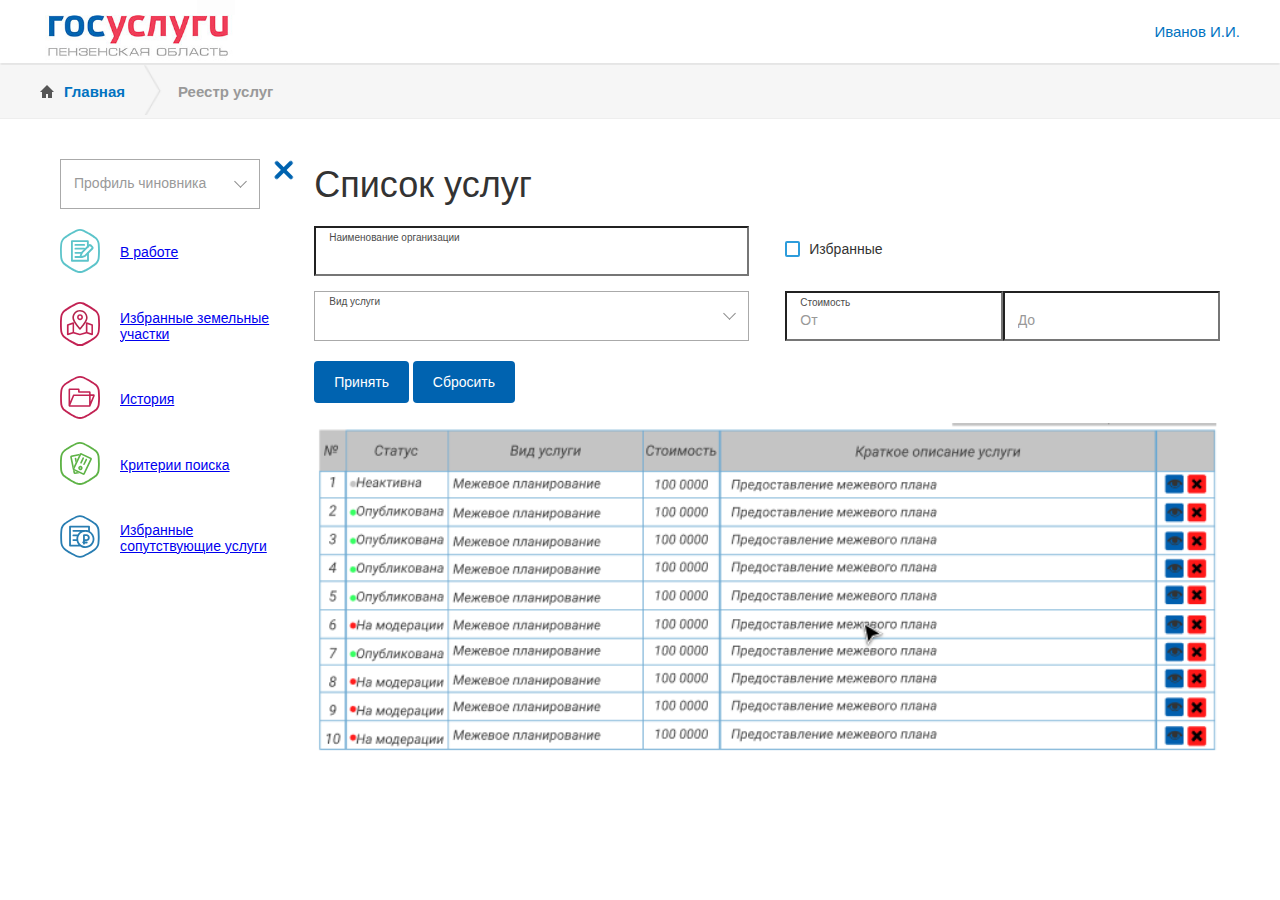
<file: services-1.html>
<!DOCTYPE html>
<html lang="en">
<head>
  <meta charset="UTF-8">
  <meta name="viewport" content="width=device-width, initial-scale=1.0">
  <meta http-equiv="X-UA-Compatible" content="ie=edge">
  <link rel="stylesheet" href="css/style.css">
  <script defer src="js/common.js"></script>
  <title>Госуслуги</title>
</head>
<body>
    <header class="sg-header">
      <div class="sg-header__container">
        <a href="/" class="sg-header__logo">
          <img class="sg-img" src="images/logo-penza.jpg" alt="Госуслуги">
        </a>
        <div class="sg-header__user">
          <a class="sg-link sg-header__link" href="/">Иванов И.И.</a>
        </div>
      </div>
    </header>
    
      <nav class="sg-breadcrumbs">
        <div class="sg-breadcrumbs__container">
          <div class="sg-breadcrumbs__logo">
            <img src="images/home-icon.png" alt="">
          </div>
          <div class="sg-breadcrumbs__item">
            <a class="sg-breadcrumbs__link" href="/">Главная</a>
          </div>
            
            <div class="sg-breadcrumbs__crumb">
              <img src="images/crumbs.png" alt="">
            </div>
            <div class="sg-breadcrumbs__item">
              <a 
                class="sg-breadcrumbs__link sg-breadcrumbs__link--active" 
                href=services-1.html>
                  Реестр услуг
            </a>
            </div>
            
        </div>
      </nav>
    
    <div class="sg-container">
      

<nav class="sg-menu sg-js-menu sg-js-menu--activated">
  <div class="sg-menu__container">
    <div class="sg-menu__select-box">
      <select id="select_profile" class="sg-menu__select sg-select" name="state">
        <option></option>
        <option value="value_1">Профиль 1</option>
        <option value="value_2">Профиль 2</option>
      </select>
    </div>
    <button class="sg-button sg-hamburger" type="button">
        <span class="sg-hamburger__label">Открыть меню</span>
    </button>
  </div>
  <a href="#" class="sg-menu__item">
    <div class="sg-menu__item-img">
      <img src="images/in-work.svg" alt="">
    </div>  
    <div>
      <p class="sg-menu__link" href="#">В работе</p>
    </div>
  </a>
  <a href="#" class="sg-menu__item">
    <div class="sg-menu__item-img">
      <img src="images/zeml.svg" alt="">
    </div>
    <div>
      <p class="sg-menu__link" href="#">Избранные земельные участки</p>
    </div>
  </a>
  <a href="#" class="sg-menu__item">
    <div class="sg-menu__item-img">
      <img src="images/history.svg" alt="">
    </div>
    <div>
      <p class="sg-menu__link" href="#">История</p>
    </div>
  </a>
  <a href="#" class="sg-menu__item">
    <div class="sg-menu__item-img">
      <img src="images/search.svg" alt="">
    </div>
    <div>
      <p class="sg-menu__link" href="#">Критерии поиска</p>
    </div>
  </a>
  <a href="#" class="sg-menu__item">
    <div class="sg-menu__item-img">
      <img src="images/services.svg" alt="">
    </div>
    <div>
      <p class="sg-menu__link" href="#">Избранные сопутствующие услуги</p>
    </div>
  </a>
</nav>

<section class="sg-main-container">
  <div class="main-block sg-services-1">
    <div class="sg-page-title">
      <h1 class="sg-title-text">
        Список услуг
      </h1>
    </div>

    <div class="sg-sg-form">
      <div class="sg-form__item sg-form__item-first">
        <label class="sg-label">Наименование организации</label>
        <input class="sg-input" type="text" placeholder="">
      </div>
      <div class="sg-form__item sg-form__item-first sg-form__item--checkbox">
        <label class="toggle toggle--checkbox">
          <input class="toggle__input" name="in-work" type="checkbox">
          <span class="toggle__label">Избранные</span>
        </label>
      </div>
      <div class="sg-form__item">
        <label class="sg-label-select">
          <span class="sg-label-select__hint">Вид услуги</span>
          <select class="sg-menu__select sg-select" name="places">
            <option></option>
            <option value="place_1">Услуга 1</option>
            <option value="place_2">Услуга 2</option>
          </select>
        </label>
      </div>
      <div class="sg-form__item sg-form__item--double">
        <label class="sg-label">Стоимость</label>
        <input class="sg-input" type="text" placeholder="От">
        <input class="sg-input" type="text" placeholder="До">
      </div>
    </div>
    <div class="sg-btn-block">
      <div class="sg-left-block">
        <button class="sg-btn">Принять</button>
        <button class="sg-btn">Сбросить</button>
      </div>
    </div>
  
      <img class="sg-table-img" src="images/table-img.png" alt="">
  </div>
</section>


    </div>
    <footer class="sg-footer">
    </footer>
</body>
</html>
</file>
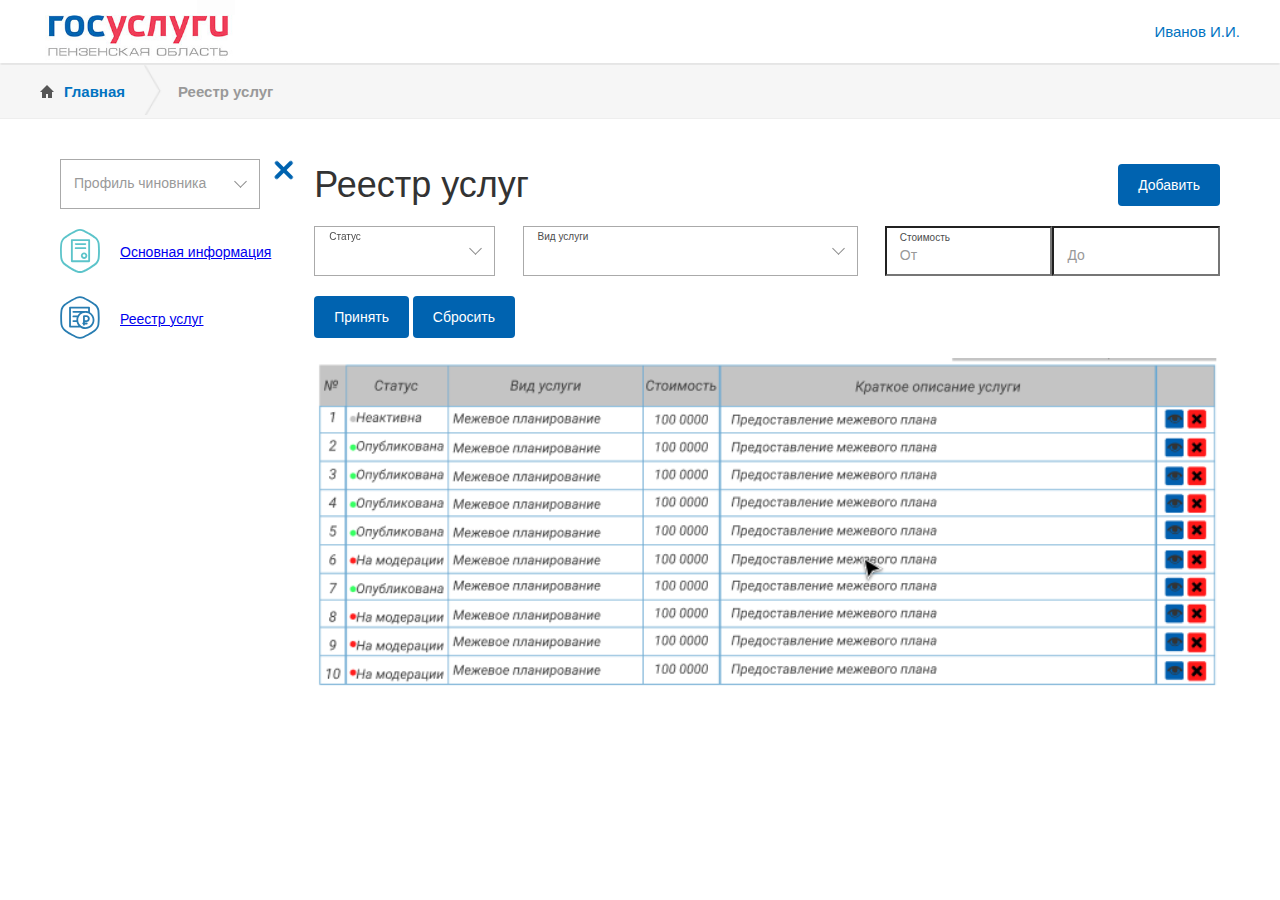
<file: services-2.html>
<!DOCTYPE html>
<html lang="en">
<head>
  <meta charset="UTF-8">
  <meta name="viewport" content="width=device-width, initial-scale=1.0">
  <meta http-equiv="X-UA-Compatible" content="ie=edge">
  <link rel="stylesheet" href="css/style.css">
  <script defer src="js/common.js"></script>
  <title>Госуслуги</title>
</head>
<body>
    <header class="sg-header">
      <div class="sg-header__container">
        <a href="/" class="sg-header__logo">
          <img class="sg-img" src="images/logo-penza.jpg" alt="Госуслуги">
        </a>
        <div class="sg-header__user">
          <a class="sg-link sg-header__link" href="/">Иванов И.И.</a>
        </div>
      </div>
    </header>
    
      <nav class="sg-breadcrumbs">
        <div class="sg-breadcrumbs__container">
          <div class="sg-breadcrumbs__logo">
            <img src="images/home-icon.png" alt="">
          </div>
          <div class="sg-breadcrumbs__item">
            <a class="sg-breadcrumbs__link" href="/">Главная</a>
          </div>
            
            <div class="sg-breadcrumbs__crumb">
              <img src="images/crumbs.png" alt="">
            </div>
            <div class="sg-breadcrumbs__item">
              <a 
                class="sg-breadcrumbs__link sg-breadcrumbs__link--active" 
                href=services-1.html>
                  Реестр услуг
            </a>
            </div>
            
        </div>
      </nav>
    
    <div class="sg-container">
      

<nav class="sg-menu sg-js-menu sg-js-menu--activated">
  <div class="sg-menu__container">
    <div class="sg-menu__select-box">
      <select id="select_profile" class="sg-menu__select sg-select" name="state">
        <option></option>
        <option value="value_1">Профиль 1</option>
        <option value="value_2">Профиль 2</option>
      </select>
    </div>
    <button class="sg-button sg-hamburger" type="button">
        <span class="sg-hamburger__label">Открыть меню</span>
    </button>
  </div>
  <a href="#" class="sg-menu__item">
    <div class="sg-menu__item-img">
      <img src="images/main-info-icon.svg" alt="">
    </div>
    <div>
      <p class="sg-menu__link" href="#">Основная информация</p>
    </div>
  </a>
  <a href="#" class="sg-menu__item">
    <div class="sg-menu__item-img">
      <img src="images/servises-reestr-icon.svg" alt="">
    </div>
    <div>
      <p class="sg-menu__link" href="#">Реестр услуг</p>
    </div>
  </a>
</nav>

<section class="sg-main-container">
  <div class="main-block sg-services-2">
    <div class="sg-page-title sg-page-title--btn">
      <h1 class="sg-title-text">
        Реестр услуг
      </h1>
      <div class="sg-title-btn">
        <button class="sg-btn">Добавить</button>
      </div>
    </div>

    <div class="sg-sg-form">
      <div class="sg-form__item sg-form__item--status">
        <label class="sg-label-select">
          <span class="sg-label-select__hint">Статус</span>
          <select class="sg-menu__select sg-select" name="places">
            <option></option>
            <option value="place_1">Значение 1</option>
            <option value="place_2">Значение 2</option>
          </select>
        </label>
      </div>
      <div class="sg-form__item sg-form__item--type">
        <label class="sg-label-select">
          <span class="sg-label-select__hint">Вид услуги</span>
          <select class="sg-menu__select sg-select" name="places">
            <option></option>
            <option value="place_1">Значение 1</option>
            <option value="place_2">Значение 2</option>
          </select>
        </label>
      </div>
      <div class="sg-form__item sg-form__item--price">
        <label class="sg-label">Стоимость</label>
        <input class="sg-input" type="text" placeholder="От">
        <input class="sg-input" type="text" placeholder="До">
      </div>
    </div>

    <div class="sg-btn-block">
      <div class="sg-left-block">
        <button class="sg-btn">Принять</button>
        <button class="sg-btn">Сбросить</button>
      </div>
    </div>

    <img class="sg-table-img" src="images/table-img.png" alt="">
    
    
  </div>
</section>

    </div>
    <footer class="sg-footer">
    </footer>
</body>
</html>
</file>
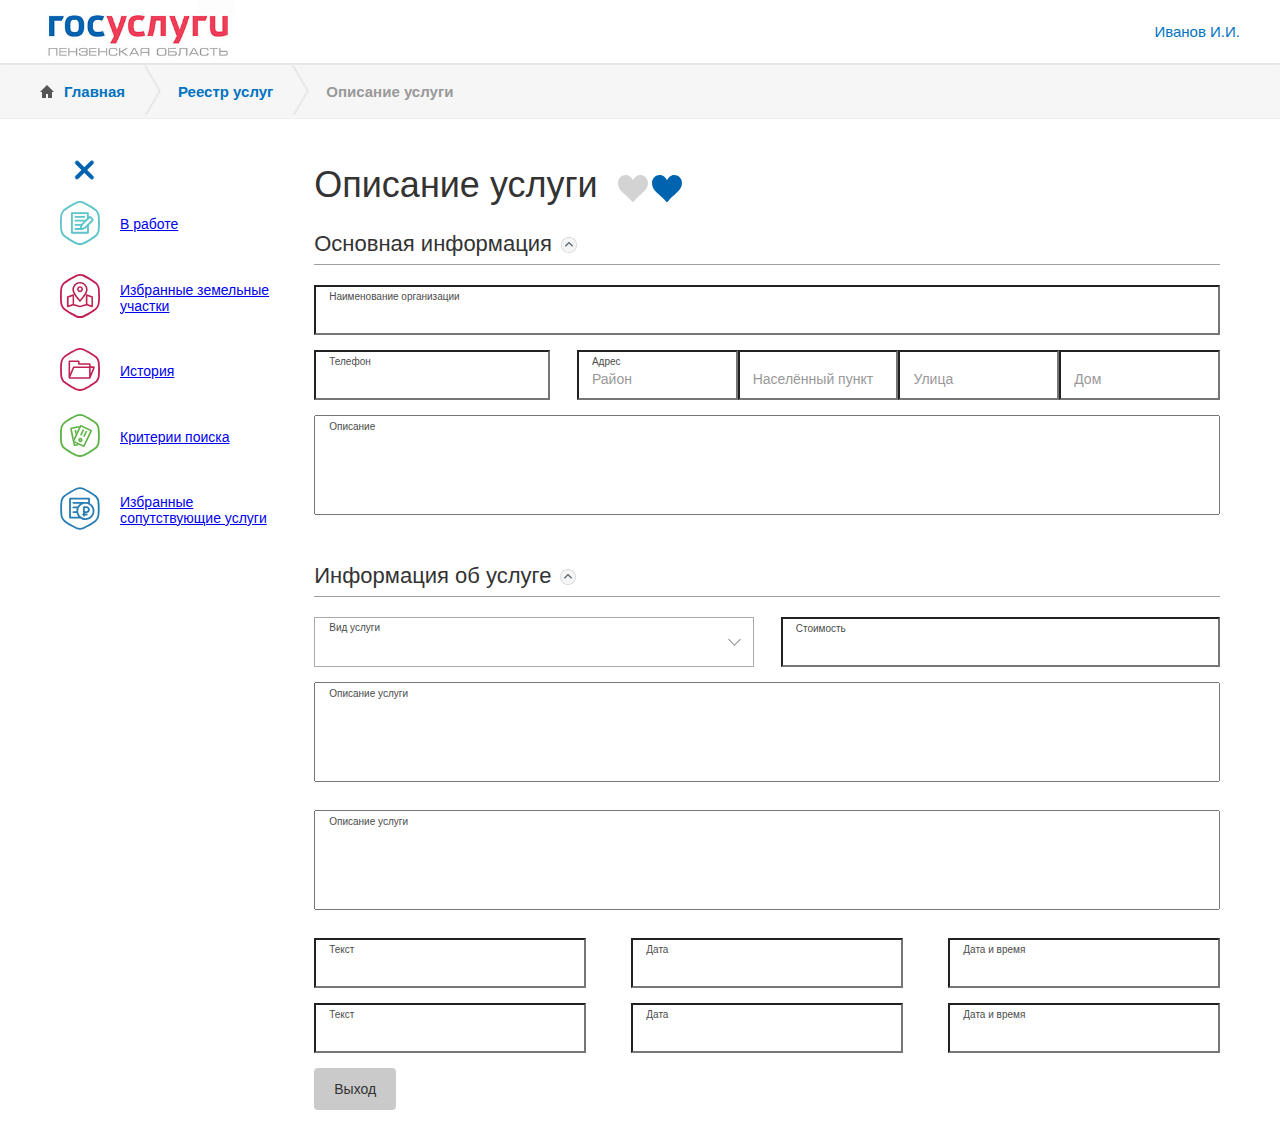
<file: services-card-1.html>
<!DOCTYPE html>
<html lang="en">
<head>
  <meta charset="UTF-8">
  <meta name="viewport" content="width=device-width, initial-scale=1.0">
  <meta http-equiv="X-UA-Compatible" content="ie=edge">
  <link rel="stylesheet" href="css/style.css">
  <script defer src="js/common.js"></script>
  <title>Госуслуги</title>
</head>
<body>
    <header class="sg-header">
      <div class="sg-header__container">
        <a href="/" class="sg-header__logo">
          <img class="sg-img" src="images/logo-penza.jpg" alt="Госуслуги">
        </a>
        <div class="sg-header__user">
          <a class="sg-link sg-header__link" href="/">Иванов И.И.</a>
        </div>
      </div>
    </header>
    
      <nav class="sg-breadcrumbs">
        <div class="sg-breadcrumbs__container">
          <div class="sg-breadcrumbs__logo">
            <img src="images/home-icon.png" alt="">
          </div>
          <div class="sg-breadcrumbs__item">
            <a class="sg-breadcrumbs__link" href="/">Главная</a>
          </div>
            
            <div class="sg-breadcrumbs__crumb">
              <img src="images/crumbs.png" alt="">
            </div>
            <div class="sg-breadcrumbs__item">
              <a 
                class="sg-breadcrumbs__link " 
                href=services-1.html>
                  Реестр услуг
            </a>
            </div>
            
            <div class="sg-breadcrumbs__crumb">
              <img src="images/crumbs.png" alt="">
            </div>
            <div class="sg-breadcrumbs__item">
              <a 
                class="sg-breadcrumbs__link sg-breadcrumbs__link--active" 
                href=services-1.html>
                  Описание услуги
            </a>
            </div>
            
        </div>
      </nav>
    
    <div class="sg-container">
      

<nav class="sg-menu sg-js-menu sg-js-menu--activated">
  <div class="sg-menu__container">
    <button class="sg-button sg-hamburger" type="button">
        <span class="sg-hamburger__label">Открыть меню</span>
    </button>
  </div>
  <a href="#" class="sg-menu__item">
    <div class="sg-menu__item-img">
      <img src="images/in-work.svg" alt="">
    </div>
    <div>
      <p class="sg-menu__link" href="#">В работе</p>
    </div>
  </a>
  <a href="#" class="sg-menu__item">
    <div class="sg-menu__item-img">
      <img src="images/zeml.svg" alt="">
    </div>
    <div>
      <p class="sg-menu__link" href="#">Избранные земельные участки</p>
    </div>
  </a>
  <a href="#" class="sg-menu__item">
    <div class="sg-menu__item-img">
      <img src="images/history.svg" alt="">
    </div>
    <div>
      <p class="sg-menu__link" href="#">История</p>
    </div>
  </a>
  <a href="#" class="sg-menu__item">
    <div class="sg-menu__item-img">
      <img src="images/search.svg" alt="">
    </div>
    <div>
      <p class="sg-menu__link" href="#">Критерии поиска</p>
    </div>
  </a>
  <a href="#" class="sg-menu__item">
    <div class="sg-menu__item-img">
      <img src="images/services.svg" alt="">
    </div>
    <div>
      <p class="sg-menu__link" href="#">Избранные сопутствующие услуги</p>
    </div>
  </a>
</nav>

<section class="sg-main-container">
  <div class="main-block sg-services-card">
    <div class="sg-page-title">
      <h1 class="sg-title-text" style="display: inline-block; width:300px ">
        Описание услуги
      </h1>
      <svg class="sg-heart" viewBox="0 0 32 29.6">
        <path d="M23.6,0c-3.4,0-6.3,2.7-7.6,5.6C14.7,2.7,11.8,0,8.4,0C3.8,0,0,3.8,0,8.4c0,9.4,9.5,11.9,16,21.2
        c6.1-9.3,16-12.1,16-21.2C32,3.8,28.2,0,23.6,0z"/>
      </svg>
      <svg class="sg-heart sg-heart--active" viewBox="0 0 32 29.6">
        <path d="M23.6,0c-3.4,0-6.3,2.7-7.6,5.6C14.7,2.7,11.8,0,8.4,0C3.8,0,0,3.8,0,8.4c0,9.4,9.5,11.9,16,21.2
        c6.1-9.3,16-12.1,16-21.2C32,3.8,28.2,0,23.6,0z"/>
      </svg>
    </div>

    <div class="sg-title-block">
      <p class="sg-title-block__text">Основная информация</p>
      <img class="sg-title-block__btn" src="images/accordion_arr_up_hov.svg" alt="">
    </div>

    <div class="sg-sg-form">
      <div class="sg-form__item sg-form__item--alone">
        <label class="sg-label" for="">Наименование организации</label>
        <input class="sg-input" type="text">
      </div>
      <div class="sg-form__item sg-form__item--tel">
        <label class="sg-label" for="">Телефон</label>
        <input class="sg-input" type="text">
      </div>
      <div class="sg-form__item sg-form__item--four">
        <label class="sg-label" for="">Адрес</label>
        <input class="sg-input" type="text" placeholder="Район">
        <input class="sg-input" type="text" placeholder="Населённый пункт">
        <input class="sg-input" type="text" placeholder="Улица">
        <input class="sg-input" type="text" placeholder="Дом">
      </div>
      <div class="sg-form__item sg-form__item--area">
        <label class="sg-label">Описание</label>
        <textarea class="sg-textarea" id="" cols="30" rows="10"></textarea>
      </div>
    </div>

    <div class="sg-title-block">
      <p class="sg-title-block__text">Информация об услуге</p>
      <img class="sg-title-block__btn" src="images/accordion_arr_up_hov.svg" alt="">
    </div>

    <div class="sg-sg-form">
      <div class="sg-form__item">
        <label class="sg-label-select">
          <span class="sg-label-select__hint">Вид услуги</span>
          <select class="sg-menu__select sg-select" name="place">
            <option></option>
            <option value="place_1">Услуга 1</option>
            <option value="place_2">Услуга 2</option>
          </select>
        </label>
      </div>
      <div class="sg-form__item">
        <label class="sg-label" for="">Стоимость</label>
        <input class="sg-input" type="text">
      </div>
      <div class="sg-form__item sg-form__item--area">
        <label class="sg-label">Описание услуги</label>
        <textarea class="sg-textarea" id="" cols="30" rows="10"></textarea>
      </div>
      <div class="sg-form__item sg-form__item--area">
        <label class="sg-label">Описание услуги</label>
        <textarea class="sg-textarea sg-textarea--required" id="" cols="30" rows="10"></textarea>
      </div>
      <div class="sg-form__item sg-form__item--small">
        <label class="sg-label" for="">Текст</label>
        <input class="sg-input" type="text">
      </div>
      <div class="sg-form__item sg-form__item--small">
        <label class="sg-label" for="">Дата</label>
        <input class="sg-input" type="text">
      </div>
      <div class="sg-form__item sg-form__item--small">
        <label class="sg-label" for="">Дата и время</label>
        <input class="sg-input" type="text">
      </div>
      <div class="sg-form__item sg-form__item--small">
        <label class="sg-label" for="">Текст</label>
        <input class="sg-input sg-input--required" type="text">
      </div>
      <div class="sg-form__item sg-form__item--small">
        <label class="sg-label" for="">Дата</label>
        <input class="sg-input sg-input--required" type="text">
      </div>
      <div class="sg-form__item sg-form__item--small">
        <label class="sg-label" for="">Дата и время</label>
        <input class="sg-input sg-input--required" type="text">
      </div>
    </div>

    <button class="sg-btn sg-btn--noactive">Выход</button>
  </div>
</section>


    </div>
    <footer class="sg-footer">
    </footer>
</body>
</html>
</file>
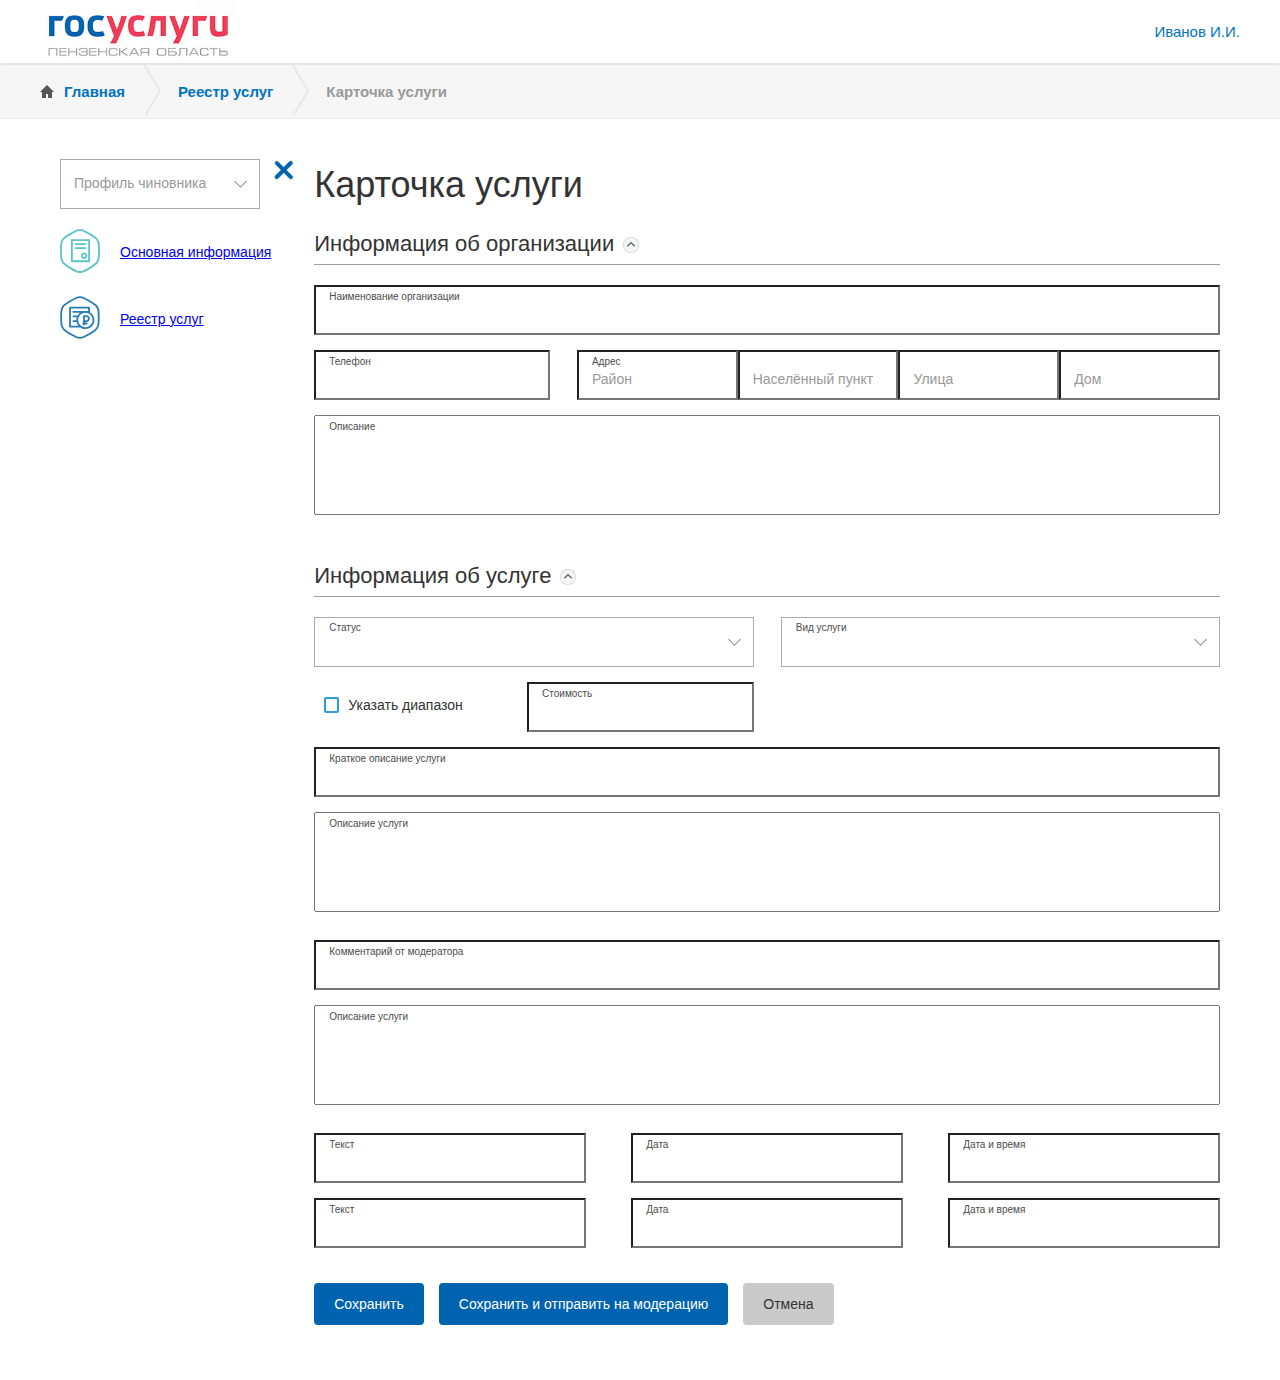
<file: services-card-2.html>
<!DOCTYPE html>
<html lang="en">
<head>
  <meta charset="UTF-8">
  <meta name="viewport" content="width=device-width, initial-scale=1.0">
  <meta http-equiv="X-UA-Compatible" content="ie=edge">
  <link rel="stylesheet" href="css/style.css">
  <script defer src="js/common.js"></script>
  <title>Госуслуги</title>
</head>
<body>
    <header class="sg-header">
      <div class="sg-header__container">
        <a href="/" class="sg-header__logo">
          <img class="sg-img" src="images/logo-penza.jpg" alt="Госуслуги">
        </a>
        <div class="sg-header__user">
          <a class="sg-link sg-header__link" href="/">Иванов И.И.</a>
        </div>
      </div>
    </header>
    
      <nav class="sg-breadcrumbs">
        <div class="sg-breadcrumbs__container">
          <div class="sg-breadcrumbs__logo">
            <img src="images/home-icon.png" alt="">
          </div>
          <div class="sg-breadcrumbs__item">
            <a class="sg-breadcrumbs__link" href="/">Главная</a>
          </div>
            
            <div class="sg-breadcrumbs__crumb">
              <img src="images/crumbs.png" alt="">
            </div>
            <div class="sg-breadcrumbs__item">
              <a 
                class="sg-breadcrumbs__link " 
                href=services-1.html>
                  Реестр услуг
            </a>
            </div>
            
            <div class="sg-breadcrumbs__crumb">
              <img src="images/crumbs.png" alt="">
            </div>
            <div class="sg-breadcrumbs__item">
              <a 
                class="sg-breadcrumbs__link sg-breadcrumbs__link--active" 
                href=services-1.html>
                  Карточка услуги
            </a>
            </div>
            
        </div>
      </nav>
    
    <div class="sg-container">
      

<nav class="sg-menu sg-js-menu sg-js-menu--activated">
  <div class="sg-menu__container">
    <div class="sg-menu__select-box">
      <select id="select_profile" class="sg-menu__select sg-select" name="state">
        <option></option>
        <option value="value_1">Профиль 1</option>
        <option value="value_2">Профиль 2</option>
      </select>
    </div>
    <button class="sg-button sg-hamburger" type="button">
        <span class="sg-hamburger__label">Открыть меню</span>
    </button>
  </div>
  <a href="#" class="sg-menu__item">
    <div class="sg-menu__item-img">
      <img src="images/main-info-icon.svg" alt="">
    </div>
    <div>
      <p class="sg-menu__link" href="#">Основная информация</p>
    </div>
  </a>
  <a href="#" class="sg-menu__item">
    <div class="sg-menu__item-img">
      <img src="images/servises-reestr-icon.svg" alt="">
    </div>
    <div>
      <p class="sg-menu__link" href="#">Реестр услуг</p>
    </div>
  </a>
</nav>

<section class="sg-main-container">
  <div class="main-block sg-services-card">
    <div class="sg-page-title">
      <h1 class="sg-title-text">
        Карточка услуги
      </h1>
    </div>

    <div class="sg-title-block">
      <p class="sg-title-block__text">Информация об организации</p>
      <img class="sg-title-block__btn" src="images/accordion_arr_up_hov.svg" alt="">
    </div>

    <div class="sg-sg-form">
      <div class="sg-form__item sg-form__item--alone">
        <label class="sg-label" for="">Наименование организации</label>
        <input class="sg-input" type="text">
      </div>
      <div class="sg-form__item sg-form__item--tel">
        <label class="sg-label" for="">Телефон</label>
        <input class="sg-input" type="text">
      </div>
      <div class="sg-form__item sg-form__item--four">
        <label class="sg-label" for="">Адрес</label>
        <input class="sg-input" type="text" placeholder="Район">
        <input class="sg-input" type="text" placeholder="Населённый пункт">
        <input class="sg-input" type="text" placeholder="Улица">
        <input class="sg-input" type="text" placeholder="Дом">
      </div>
      <div class="sg-form__item sg-form__item--area">
        <label class="sg-label">Описание</label>
        <textarea class="sg-textarea" id="" cols="30" rows="10"></textarea>
      </div>
    </div>

    <div class="sg-title-block">
      <p class="sg-title-block__text">Информация об услуге</p>
      <img class="sg-title-block__btn" src="images/accordion_arr_up_hov.svg" alt="">
    </div>

    <div class="sg-sg-form">
      <div class="sg-form__item">
        <label class="sg-label-select">
          <span class="sg-label-select__hint">Статус</span>
          <select class="sg-menu__select sg-select" name="place">
            <option></option>
            <option value="place_1">Услуга 1</option>
            <option value="place_2">Услуга 2</option>
          </select>
        </label>
      </div>
      <div class="sg-form__item">
        <label class="sg-label-select">
          <span class="sg-label-select__hint">Вид услуги</span>
          <select class="sg-menu__select sg-select" name="place">
            <option></option>
            <option value="place_1">Услуга 1</option>
            <option value="place_2">Услуга 2</option>
          </select>
        </label>
      </div>
      <div class="sg-form__item sg-form__item--checkbox">
        <label class="toggle toggle--checkbox">
          <input class="toggle__input" name="in-work" type="checkbox">
          <span class="toggle__label">Указать диапазон</span>
        </label>
      </div>
      <div class="sg-form__item sg-form__item--toogle">
        <label class="sg-label">Стоимость</label>
        <input class="sg-input" type="text" placeholder="">
      </div>
      <div class="sg-form__item sg-form__item--double sg-form__item--inv">
        <label class="sg-label">Стоимость</label>
        <input class="sg-input" type="text" placeholder="От">
        <input class="sg-input" type="text" placeholder="До">
      </div>
      <div class="sg-form__item sg-form__item--area">
        <label class="sg-label" for="">Краткое описание услуги</label>
        <input class="sg-input" type="text">
      </div>
      <div class="sg-form__item sg-form__item--area">
        <label class="sg-label" for="">Описание услуги</label>
        <textarea class="sg-textarea" id="" cols="30" rows="10"></textarea>
      </div>
      <div class="sg-form__item sg-form__item--area">
        <label class="sg-label" for="">Комментарий от модератора</label>
        <input class="sg-input" type="text">
      </div>
      <div class="sg-form__item sg-form__item--area">
        <label class="sg-label">Описание услуги</label>
        <textarea class="sg-textarea sg-textarea--required" id="" cols="30" rows="10"></textarea>
      </div>
      <div class="sg-form__item sg-form__item--small">
        <label class="sg-label" for="">Текст</label>
        <input class="sg-input" type="text">
      </div>
      <div class="sg-form__item sg-form__item--small">
        <label class="sg-label" for="">Дата</label>
        <input class="sg-input" type="text">
      </div>
      <div class="sg-form__item sg-form__item--small">
        <label class="sg-label" for="">Дата и время</label>
        <input class="sg-input" type="text">
      </div>
      <div class="sg-form__item sg-form__item--small">
        <label class="sg-label" for="">Текст</label>
        <input class="sg-input sg-input--required" type="text">
      </div>
      <div class="sg-form__item sg-form__item--small">
        <label class="sg-label" for="">Дата</label>
        <input class="sg-input sg-input--required" type="text">
      </div>
      <div class="sg-form__item sg-form__item--small">
        <label class="sg-label" for="">Дата и время</label>
        <input class="sg-input sg-input--required" type="text">
      </div>
    </div>

    <div class="sg-btn-block">
      <button class="sg-btn">Сохранить</button>
      <button class="sg-btn">Сохранить и отправить на модерацию</button>
      <button class="sg-btn sg-btn--noactive">Отмена</button>
    </div>

  </div>
</section>


    </div>
    <footer class="sg-footer">
    </footer>
</body>
</html>
</file>
<file: css/style.css>
.select2-container {
  -webkit-box-sizing: border-box;
          box-sizing: border-box;
  display: inline-block;
  margin: 0;
  position: relative;
  vertical-align: middle; }

.select2-container .select2-selection--single {
  -webkit-box-sizing: border-box;
          box-sizing: border-box;
  cursor: pointer;
  display: block;
  height: 28px;
  -moz-user-select: none;
   -ms-user-select: none;
       user-select: none;
  -webkit-user-select: none; }

.select2-container .select2-selection--single .select2-selection__rendered {
  display: block;
  padding-left: 8px;
  padding-right: 20px;
  overflow: hidden;
  text-overflow: ellipsis;
  white-space: nowrap; }

.select2-container .select2-selection--single .select2-selection__clear {
  position: relative; }

.select2-container[dir="rtl"] .select2-selection--single .select2-selection__rendered {
  padding-right: 8px;
  padding-left: 20px; }

.select2-container .select2-selection--multiple {
  -webkit-box-sizing: border-box;
          box-sizing: border-box;
  cursor: pointer;
  display: block;
  min-height: 32px;
  -moz-user-select: none;
   -ms-user-select: none;
       user-select: none;
  -webkit-user-select: none; }

.select2-container .select2-selection--multiple .select2-selection__rendered {
  display: inline-block;
  overflow: hidden;
  padding-left: 8px;
  text-overflow: ellipsis;
  white-space: nowrap; }

.select2-container .select2-search--inline {
  float: left; }

.select2-container .select2-search--inline .select2-search__field {
  -webkit-box-sizing: border-box;
          box-sizing: border-box;
  border: none;
  font-size: 100%;
  margin-top: 5px;
  padding: 0; }

.select2-container .select2-search--inline .select2-search__field::-webkit-search-cancel-button {
  -webkit-appearance: none; }

.select2-dropdown {
  background-color: white;
  border: 1px solid #aaa;
  border-radius: 4px;
  -webkit-box-sizing: border-box;
          box-sizing: border-box;
  display: block;
  position: absolute;
  left: -100000px;
  width: 100%;
  z-index: 1051; }

.select2-results {
  display: block; }

.select2-results__options {
  list-style: none;
  margin: 0;
  padding: 0; }

.select2-results__option {
  padding: 6px;
  -moz-user-select: none;
   -ms-user-select: none;
       user-select: none;
  -webkit-user-select: none; }

.select2-results__option[aria-selected] {
  cursor: pointer; }

.select2-container--open .select2-dropdown {
  left: 0; }

.select2-container--open .select2-dropdown--above {
  border-bottom: none;
  border-bottom-left-radius: 0;
  border-bottom-right-radius: 0; }

.select2-container--open .select2-dropdown--below {
  border-top: none;
  border-top-left-radius: 0;
  border-top-right-radius: 0; }

.select2-search--dropdown {
  display: block;
  padding: 4px; }

.select2-search--dropdown .select2-search__field {
  padding: 4px;
  width: 100%;
  -webkit-box-sizing: border-box;
          box-sizing: border-box; }

.select2-search--dropdown .select2-search__field::-webkit-search-cancel-button {
  -webkit-appearance: none; }

.select2-search--dropdown.select2-search--hide {
  display: none; }

.select2-close-mask {
  border: 0;
  margin: 0;
  padding: 0;
  display: block;
  position: fixed;
  left: 0;
  top: 0;
  min-height: 100%;
  min-width: 100%;
  height: auto;
  width: auto;
  opacity: 0;
  z-index: 99;
  background-color: #fff;
  filter: alpha(opacity=0); }

.select2-hidden-accessible {
  border: 0 !important;
  clip: rect(0 0 0 0) !important;
  -webkit-clip-path: inset(50%) !important;
  clip-path: inset(50%) !important;
  height: 1px !important;
  overflow: hidden !important;
  padding: 0 !important;
  position: absolute !important;
  width: 1px !important;
  white-space: nowrap !important; }

.select2-container--default .select2-selection--single {
  background-color: #fff;
  border: 1px solid #aaa;
  border-radius: 4px; }

.select2-container--default .select2-selection--single .select2-selection__rendered {
  color: #444;
  line-height: 28px; }

.select2-container--default .select2-selection--single .select2-selection__clear {
  cursor: pointer;
  float: right;
  font-weight: bold; }

.select2-container--default .select2-selection--single .select2-selection__placeholder {
  color: #999; }

.select2-container--default .select2-selection--single .select2-selection__arrow {
  height: 26px;
  position: absolute;
  top: 1px;
  right: 1px;
  width: 20px; }

.select2-container--default .select2-selection--single .select2-selection__arrow b {
  border-color: #888 transparent transparent transparent;
  border-style: solid;
  border-width: 5px 4px 0 4px;
  height: 0;
  left: 50%;
  margin-left: -4px;
  margin-top: -2px;
  position: absolute;
  top: 50%;
  width: 0; }

.select2-container--default[dir="rtl"] .select2-selection--single .select2-selection__clear {
  float: left; }

.select2-container--default[dir="rtl"] .select2-selection--single .select2-selection__arrow {
  left: 1px;
  right: auto; }

.select2-container--default.select2-container--disabled .select2-selection--single {
  background-color: #eee;
  cursor: default; }

.select2-container--default.select2-container--disabled .select2-selection--single .select2-selection__clear {
  display: none; }

.select2-container--default.select2-container--open .select2-selection--single .select2-selection__arrow b {
  border-color: transparent transparent #888 transparent;
  border-width: 0 4px 5px 4px; }

.select2-container--default .select2-selection--multiple {
  background-color: white;
  border: 1px solid #aaa;
  border-radius: 4px;
  cursor: text; }

.select2-container--default .select2-selection--multiple .select2-selection__rendered {
  -webkit-box-sizing: border-box;
          box-sizing: border-box;
  list-style: none;
  margin: 0;
  padding: 0 5px;
  width: 100%; }

.select2-container--default .select2-selection--multiple .select2-selection__rendered li {
  list-style: none; }

.select2-container--default .select2-selection--multiple .select2-selection__clear {
  cursor: pointer;
  float: right;
  font-weight: bold;
  margin-top: 5px;
  margin-right: 10px;
  padding: 1px; }

.select2-container--default .select2-selection--multiple .select2-selection__choice {
  background-color: #e4e4e4;
  border: 1px solid #aaa;
  border-radius: 4px;
  cursor: default;
  float: left;
  margin-right: 5px;
  margin-top: 5px;
  padding: 0 5px; }

.select2-container--default .select2-selection--multiple .select2-selection__choice__remove {
  color: #999;
  cursor: pointer;
  display: inline-block;
  font-weight: bold;
  margin-right: 2px; }

.select2-container--default .select2-selection--multiple .select2-selection__choice__remove:hover {
  color: #333; }

.select2-container--default[dir="rtl"] .select2-selection--multiple .select2-selection__choice, .select2-container--default[dir="rtl"] .select2-selection--multiple .select2-search--inline {
  float: right; }

.select2-container--default[dir="rtl"] .select2-selection--multiple .select2-selection__choice {
  margin-left: 5px;
  margin-right: auto; }

.select2-container--default[dir="rtl"] .select2-selection--multiple .select2-selection__choice__remove {
  margin-left: 2px;
  margin-right: auto; }

.select2-container--default.select2-container--focus .select2-selection--multiple {
  border: solid black 1px;
  outline: 0; }

.select2-container--default.select2-container--disabled .select2-selection--multiple {
  background-color: #eee;
  cursor: default; }

.select2-container--default.select2-container--disabled .select2-selection__choice__remove {
  display: none; }

.select2-container--default.select2-container--open.select2-container--above .select2-selection--single, .select2-container--default.select2-container--open.select2-container--above .select2-selection--multiple {
  border-top-left-radius: 0;
  border-top-right-radius: 0; }

.select2-container--default.select2-container--open.select2-container--below .select2-selection--single, .select2-container--default.select2-container--open.select2-container--below .select2-selection--multiple {
  border-bottom-left-radius: 0;
  border-bottom-right-radius: 0; }

.select2-container--default .select2-search--dropdown .select2-search__field {
  border: 1px solid #aaa; }

.select2-container--default .select2-search--inline .select2-search__field {
  background: transparent;
  border: none;
  outline: 0;
  -webkit-box-shadow: none;
          box-shadow: none;
  -webkit-appearance: textfield; }

.select2-container--default .select2-results > .select2-results__options {
  max-height: 200px;
  overflow-y: auto; }

.select2-container--default .select2-results__option[role=group] {
  padding: 0; }

.select2-container--default .select2-results__option[aria-disabled=true] {
  color: #999; }

.select2-container--default .select2-results__option[aria-selected=true] {
  background-color: #ddd; }

.select2-container--default .select2-results__option .select2-results__option {
  padding-left: 1em; }

.select2-container--default .select2-results__option .select2-results__option .select2-results__group {
  padding-left: 0; }

.select2-container--default .select2-results__option .select2-results__option .select2-results__option {
  margin-left: -1em;
  padding-left: 2em; }

.select2-container--default .select2-results__option .select2-results__option .select2-results__option .select2-results__option {
  margin-left: -2em;
  padding-left: 3em; }

.select2-container--default .select2-results__option .select2-results__option .select2-results__option .select2-results__option .select2-results__option {
  margin-left: -3em;
  padding-left: 4em; }

.select2-container--default .select2-results__option .select2-results__option .select2-results__option .select2-results__option .select2-results__option .select2-results__option {
  margin-left: -4em;
  padding-left: 5em; }

.select2-container--default .select2-results__option .select2-results__option .select2-results__option .select2-results__option .select2-results__option .select2-results__option .select2-results__option {
  margin-left: -5em;
  padding-left: 6em; }

.select2-container--default .select2-results__option--highlighted[aria-selected] {
  background-color: #5897fb;
  color: white; }

.select2-container--default .select2-results__group {
  cursor: default;
  display: block;
  padding: 6px; }

.select2-container--classic .select2-selection--single {
  background-color: #f7f7f7;
  border: 1px solid #aaa;
  border-radius: 4px;
  outline: 0;
  background-image: -webkit-gradient(linear, left top, left bottom, color-stop(50%, #fff), to(#eee));
  background-image: linear-gradient(to bottom, #fff 50%, #eee 100%);
  background-repeat: repeat-x;
  filter: progid:DXImageTransform.Microsoft.gradient(startColorstr='#FFFFFFFF', endColorstr='#FFEEEEEE', GradientType=0); }

.select2-container--classic .select2-selection--single:focus {
  border: 1px solid #5897fb; }

.select2-container--classic .select2-selection--single .select2-selection__rendered {
  color: #444;
  line-height: 28px; }

.select2-container--classic .select2-selection--single .select2-selection__clear {
  cursor: pointer;
  float: right;
  font-weight: bold;
  margin-right: 10px; }

.select2-container--classic .select2-selection--single .select2-selection__placeholder {
  color: #999; }

.select2-container--classic .select2-selection--single .select2-selection__arrow {
  background-color: #ddd;
  border: none;
  border-left: 1px solid #aaa;
  border-top-right-radius: 4px;
  border-bottom-right-radius: 4px;
  height: 26px;
  position: absolute;
  top: 1px;
  right: 1px;
  width: 20px;
  background-image: -webkit-gradient(linear, left top, left bottom, color-stop(50%, #eee), to(#ccc));
  background-image: linear-gradient(to bottom, #eee 50%, #ccc 100%);
  background-repeat: repeat-x;
  filter: progid:DXImageTransform.Microsoft.gradient(startColorstr='#FFEEEEEE', endColorstr='#FFCCCCCC', GradientType=0); }

.select2-container--classic .select2-selection--single .select2-selection__arrow b {
  border-color: #888 transparent transparent transparent;
  border-style: solid;
  border-width: 5px 4px 0 4px;
  height: 0;
  left: 50%;
  margin-left: -4px;
  margin-top: -2px;
  position: absolute;
  top: 50%;
  width: 0; }

.select2-container--classic[dir="rtl"] .select2-selection--single .select2-selection__clear {
  float: left; }

.select2-container--classic[dir="rtl"] .select2-selection--single .select2-selection__arrow {
  border: none;
  border-right: 1px solid #aaa;
  border-radius: 0;
  border-top-left-radius: 4px;
  border-bottom-left-radius: 4px;
  left: 1px;
  right: auto; }

.select2-container--classic.select2-container--open .select2-selection--single {
  border: 1px solid #5897fb; }

.select2-container--classic.select2-container--open .select2-selection--single .select2-selection__arrow {
  background: transparent;
  border: none; }

.select2-container--classic.select2-container--open .select2-selection--single .select2-selection__arrow b {
  border-color: transparent transparent #888 transparent;
  border-width: 0 4px 5px 4px; }

.select2-container--classic.select2-container--open.select2-container--above .select2-selection--single {
  border-top: none;
  border-top-left-radius: 0;
  border-top-right-radius: 0;
  background-image: -webkit-gradient(linear, left top, left bottom, from(#fff), color-stop(50%, #eee));
  background-image: linear-gradient(to bottom, #fff 0%, #eee 50%);
  background-repeat: repeat-x;
  filter: progid:DXImageTransform.Microsoft.gradient(startColorstr='#FFFFFFFF', endColorstr='#FFEEEEEE', GradientType=0); }

.select2-container--classic.select2-container--open.select2-container--below .select2-selection--single {
  border-bottom: none;
  border-bottom-left-radius: 0;
  border-bottom-right-radius: 0;
  background-image: -webkit-gradient(linear, left top, left bottom, color-stop(50%, #eee), to(#fff));
  background-image: linear-gradient(to bottom, #eee 50%, #fff 100%);
  background-repeat: repeat-x;
  filter: progid:DXImageTransform.Microsoft.gradient(startColorstr='#FFEEEEEE', endColorstr='#FFFFFFFF', GradientType=0); }

.select2-container--classic .select2-selection--multiple {
  background-color: white;
  border: 1px solid #aaa;
  border-radius: 4px;
  cursor: text;
  outline: 0; }

.select2-container--classic .select2-selection--multiple:focus {
  border: 1px solid #5897fb; }

.select2-container--classic .select2-selection--multiple .select2-selection__rendered {
  list-style: none;
  margin: 0;
  padding: 0 5px; }

.select2-container--classic .select2-selection--multiple .select2-selection__clear {
  display: none; }

.select2-container--classic .select2-selection--multiple .select2-selection__choice {
  background-color: #e4e4e4;
  border: 1px solid #aaa;
  border-radius: 4px;
  cursor: default;
  float: left;
  margin-right: 5px;
  margin-top: 5px;
  padding: 0 5px; }

.select2-container--classic .select2-selection--multiple .select2-selection__choice__remove {
  color: #888;
  cursor: pointer;
  display: inline-block;
  font-weight: bold;
  margin-right: 2px; }

.select2-container--classic .select2-selection--multiple .select2-selection__choice__remove:hover {
  color: #555; }

.select2-container--classic[dir="rtl"] .select2-selection--multiple .select2-selection__choice {
  float: right;
  margin-left: 5px;
  margin-right: auto; }

.select2-container--classic[dir="rtl"] .select2-selection--multiple .select2-selection__choice__remove {
  margin-left: 2px;
  margin-right: auto; }

.select2-container--classic.select2-container--open .select2-selection--multiple {
  border: 1px solid #5897fb; }

.select2-container--classic.select2-container--open.select2-container--above .select2-selection--multiple {
  border-top: none;
  border-top-left-radius: 0;
  border-top-right-radius: 0; }

.select2-container--classic.select2-container--open.select2-container--below .select2-selection--multiple {
  border-bottom: none;
  border-bottom-left-radius: 0;
  border-bottom-right-radius: 0; }

.select2-container--classic .select2-search--dropdown .select2-search__field {
  border: 1px solid #aaa;
  outline: 0; }

.select2-container--classic .select2-search--inline .select2-search__field {
  outline: 0;
  -webkit-box-shadow: none;
          box-shadow: none; }

.select2-container--classic .select2-dropdown {
  background-color: #fff;
  border: 1px solid transparent; }

.select2-container--classic .select2-dropdown--above {
  border-bottom: none; }

.select2-container--classic .select2-dropdown--below {
  border-top: none; }

.select2-container--classic .select2-results > .select2-results__options {
  max-height: 200px;
  overflow-y: auto; }

.select2-container--classic .select2-results__option[role=group] {
  padding: 0; }

.select2-container--classic .select2-results__option[aria-disabled=true] {
  color: grey; }

.select2-container--classic .select2-results__option--highlighted[aria-selected] {
  background-color: #3875d7;
  color: #fff; }

.select2-container--classic .select2-results__group {
  cursor: default;
  display: block;
  padding: 6px; }

.select2-container--classic.select2-container--open .select2-dropdown {
  border-color: #5897fb; }

.tns-outer {
  padding: 0 !important; }

.tns-outer [hidden] {
  display: none !important; }

.tns-outer [aria-controls], .tns-outer [data-action] {
  cursor: pointer; }

.tns-slider {
  -webkit-transition: all 0s;
  transition: all 0s; }

.tns-slider > .tns-item {
  -webkit-box-sizing: border-box;
  box-sizing: border-box; }

.tns-horizontal.tns-subpixel {
  white-space: nowrap; }

.tns-horizontal.tns-subpixel > .tns-item {
  display: inline-block;
  vertical-align: top;
  white-space: normal; }

.tns-horizontal.tns-no-subpixel:after {
  content: '';
  display: table;
  clear: both; }

.tns-horizontal.tns-no-subpixel > .tns-item {
  float: left; }

.tns-horizontal.tns-carousel.tns-no-subpixel > .tns-item {
  margin-right: -100%; }

.tns-no-calc {
  position: relative;
  left: 0; }

.tns-gallery {
  position: relative;
  left: 0;
  min-height: 1px; }

.tns-gallery > .tns-item {
  position: absolute;
  left: -100%;
  -webkit-transition: transform 0s, opacity 0s;
  -webkit-transition: opacity 0s, -webkit-transform 0s;
  transition: opacity 0s, -webkit-transform 0s;
  transition: transform 0s, opacity 0s;
  transition: transform 0s, opacity 0s, -webkit-transform 0s; }

.tns-gallery > .tns-slide-active {
  position: relative;
  left: auto !important; }

.tns-gallery > .tns-moving {
  -webkit-transition: all 0.25s;
  transition: all 0.25s; }

.tns-autowidth {
  display: inline-block; }

.tns-lazy-img {
  -webkit-transition: opacity 0.6s;
  transition: opacity 0.6s;
  opacity: 0.6; }

.tns-lazy-img.tns-complete {
  opacity: 1; }

.tns-ah {
  -webkit-transition: height 0s;
  transition: height 0s; }

.tns-ovh {
  overflow: hidden; }

.tns-visually-hidden {
  position: absolute;
  left: -10000em; }

.tns-transparent {
  opacity: 0;
  visibility: hidden; }

.tns-fadeIn {
  opacity: 1;
  filter: alpha(opacity=100);
  z-index: 0; }

.tns-normal, .tns-fadeOut {
  opacity: 0;
  filter: alpha(opacity=0);
  z-index: -1; }

.tns-vpfix {
  white-space: nowrap; }

.tns-vpfix > div, .tns-vpfix > li {
  display: inline-block; }

.tns-t-subp2 {
  margin: 0 auto;
  width: 310px;
  position: relative;
  height: 10px;
  overflow: hidden; }

.tns-t-ct {
  width: 2333.3333333%;
  width: calc(100% * 70 / 3);
  position: absolute;
  right: 0; }

.tns-t-ct:after {
  content: '';
  display: table;
  clear: both; }

.tns-t-ct > div {
  width: 1.4285714%;
  width: calc(100% / 70);
  height: 10px;
  float: left; }
.tippy-tooltip[data-animation=fade][data-state=hidden] {
  opacity: 0; }

.tippy-iOS {
  cursor: pointer !important;
  -webkit-tap-highlight-color: transparent; }

.tippy-popper {
  pointer-events: none;
  max-width: calc(100vw - 10px);
  -webkit-transition-timing-function: cubic-bezier(0.165, 0.84, 0.44, 1);
          transition-timing-function: cubic-bezier(0.165, 0.84, 0.44, 1);
  -webkit-transition-property: -webkit-transform;
  transition-property: -webkit-transform;
  transition-property: transform;
  transition-property: transform, -webkit-transform; }

.tippy-tooltip {
  position: relative;
  color: #fff;
  border-radius: 4px;
  font-size: 14px;
  line-height: 1.4;
  background-color: #333;
  -webkit-transition-property: visibility,opacity,-webkit-transform;
  transition-property: visibility,opacity,-webkit-transform;
  transition-property: visibility,opacity,transform;
  transition-property: visibility,opacity,transform,-webkit-transform;
  outline: 0; }

.tippy-tooltip[data-placement^=top] > .tippy-arrow {
  border-width: 8px 8px 0;
  border-top-color: #333;
  margin: 0 3px;
  -webkit-transform-origin: 50% 0;
          transform-origin: 50% 0;
  bottom: -7px; }

.tippy-tooltip[data-placement^=bottom] > .tippy-arrow {
  border-width: 0 8px 8px;
  border-bottom-color: #333;
  margin: 0 3px;
  -webkit-transform-origin: 50% 7px;
          transform-origin: 50% 7px;
  top: -7px; }

.tippy-tooltip[data-placement^=left] > .tippy-arrow {
  border-width: 8px 0 8px 8px;
  border-left-color: #333;
  margin: 3px 0;
  -webkit-transform-origin: 0 50%;
          transform-origin: 0 50%;
  right: -7px; }

.tippy-tooltip[data-placement^=right] > .tippy-arrow {
  border-width: 8px 8px 8px 0;
  border-right-color: #333;
  margin: 3px 0;
  -webkit-transform-origin: 7px 50%;
          transform-origin: 7px 50%;
  left: -7px; }

.tippy-tooltip[data-interactive][data-state=visible] {
  pointer-events: auto; }

.tippy-tooltip[data-inertia][data-state=visible] {
  -webkit-transition-timing-function: cubic-bezier(0.54, 1.5, 0.38, 1.11);
          transition-timing-function: cubic-bezier(0.54, 1.5, 0.38, 1.11); }

.tippy-arrow {
  position: absolute;
  border-color: transparent;
  border-style: solid; }

.tippy-content {
  padding: 5px 9px; }

.tippy-tooltip.light-theme {
  color: #26323d;
  -webkit-box-shadow: 0 0 20px 4px rgba(154, 161, 177, 0.15), 0 4px 80px -8px rgba(36, 40, 47, 0.25), 0 4px 4px -2px rgba(91, 94, 105, 0.15);
          box-shadow: 0 0 20px 4px rgba(154, 161, 177, 0.15), 0 4px 80px -8px rgba(36, 40, 47, 0.25), 0 4px 4px -2px rgba(91, 94, 105, 0.15);
  background-color: #fff; }

.tippy-tooltip.light-theme[data-placement^=top] > .tippy-arrow {
  border-width: 8px 8px 0;
  border-top-color: #fff; }

.tippy-tooltip.light-theme[data-placement^=bottom] > .tippy-arrow {
  border-width: 0 8px 8px;
  border-bottom-color: #fff; }

.tippy-tooltip.light-theme[data-placement^=left] > .tippy-arrow {
  border-width: 8px 0 8px 8px;
  border-left-color: #fff; }

.tippy-tooltip.light-theme[data-placement^=right] > .tippy-arrow {
  border-width: 8px 8px 8px 0;
  border-right-color: #fff; }

.tippy-tooltip.light-theme > .tippy-backdrop {
  background-color: #fff; }

.tippy-tooltip.light-theme > .tippy-svg-arrow {
  fill: #fff; }

/* Slider */
.slick-slider {
  position: relative;
  display: block;
  -webkit-box-sizing: border-box;
          box-sizing: border-box;
  -webkit-touch-callout: none;
  -webkit-user-select: none;
  -moz-user-select: none;
  -ms-user-select: none;
  user-select: none;
  -ms-touch-action: pan-y;
  touch-action: pan-y;
  -webkit-tap-highlight-color: transparent; }

.slick-list {
  position: relative;
  overflow: hidden;
  display: block;
  margin: 0;
  padding: 0; }
  .slick-list:focus {
    outline: none; }
  .slick-list.dragging {
    cursor: pointer;
    cursor: hand; }

.slick-slider .slick-track,
.slick-slider .slick-list {
  -webkit-transform: translate3d(0, 0, 0);
  transform: translate3d(0, 0, 0); }

.slick-track {
  position: relative;
  left: 0;
  top: 0;
  display: block;
  margin-left: auto;
  margin-right: auto; }
  .slick-track:before, .slick-track:after {
    content: "";
    display: table; }
  .slick-track:after {
    clear: both; }
  .slick-loading .slick-track {
    visibility: hidden; }

.slick-slide {
  float: left;
  height: 100%;
  min-height: 1px;
  display: none; }
  [dir="rtl"] .slick-slide {
    float: right; }
  .slick-slide img {
    display: block; }
  .slick-slide.slick-loading img {
    display: none; }
  .slick-slide.dragging img {
    pointer-events: none; }
  .slick-initialized .slick-slide {
    display: block; }
  .slick-loading .slick-slide {
    visibility: hidden; }
  .slick-vertical .slick-slide {
    display: block;
    height: auto;
    border: 1px solid transparent; }

.slick-arrow.slick-hidden {
  display: none; }

body {
  padding: 0;
  margin: 0;
  background: #fff;
  font-size: 14px;
  font-family: Roboto, sans-serif;
  color: #333; }

.sg-img {
  display: block;
  max-width: 100%; }

table {
  border-collapse: collapse;
  border-spacing: 0; }

.sg-link {
  display: inline-block;
  text-decoration: none;
  color: inherit; }

.sg-tooltip {
  padding: 3px 10px;
  border-radius: 32px;
  text-align: center;
  font-size: 12px;
  color: #333;
  background-color: #fff;
  border: 1px solid #cacaca;
  margin-left: 20px;
  cursor: pointer; }

.tippy-tooltip {
  background: #CAD8E7 !important;
  color: #50555c !important;
  padding: 10px !important;
  opacity: .9;
  text-align: center;
  font-size: 12px; }

.tippy-tooltip.light-theme[data-placement^=top] > .tippy-arrow {
  border-top-color: #333;
  opacity: .7; }

#mainSlider {
  height: 331px; }

.sg-main__slider .sg-slideshow-container,
.sg-main__slider #autoHeight_wrapper {
  position: relative;
  display: block;
  width: 100%;
  border: 1px solid #447282; }

.sg-main__slider img {
  display: block;
  max-width: 100%; }

.sg-main__slider .tns-item img {
  display: block;
  width: 100%; }

.sg-main__slider .tns-nav button {
  width: 6px;
  height: 14px;
  margin: 5px 4px;
  opacity: .7;
  background: #eeeeee;
  display: inline-block;
  zoom: 1;
  -webkit-backface-visibility: visible;
  -webkit-transition: opacity 0.2s ease;
  transition: opacity 0.2s ease;
  border: 1px solid #d3d3d3;
  border-radius: 50%;
  outline: none; }

.sg-main__slider .tns-nav .tns-nav-active,
.sg-main__slider .tns-nav button:hover {
  background: #0063b0;
  border: 1px solid #d3d3d3; }

.sg-main__slider .tns-nav {
  text-align: left;
  width: 100%;
  z-index: 1;
  position: absolute;
  bottom: 0;
  top: auto;
  overflow: hidden;
  -moz-user-select: none;
  -ms-user-select: none;
  -webkit-user-select: none;
  -o-user-select: none;
  user-select: none; }

.sg-main__slider .tns-outer {
  padding: 0 !important; }

.sg-main__slider .tns-outer [hidden] {
  display: none !important; }

.sg-main__slider .tns-outer [aria-controls],
.sg-main__slider .tns-outer [data-action] {
  cursor: pointer; }

.sg-main__slider .tns-slider {
  -webkit-transition: all 0s;
  transition: all 0s; }

.sg-main__slider .tns-slider > .tns-item {
  -webkit-box-sizing: border-box;
  box-sizing: border-box; }

.sg-main__slider .tns-horizontal.tns-subpixel {
  white-space: nowrap; }

.sg-main__slider .tns-horizontal.tns-subpixel > .tns-item {
  display: inline-block;
  vertical-align: top;
  white-space: normal; }

.sg-main__slider .tns-horizontal.tns-no-subpixel:after {
  content: "";
  display: table;
  clear: both; }

.sg-main__slider .tns-horizontal.tns-no-subpixel > .tns-item {
  float: left; }

.sg-main__slider .tns-horizontal.tns-carousel.tns-no-subpixel > .tns-item {
  margin-right: -100%; }

.sg-main__slider .tns-no-calc {
  position: relative;
  left: 0; }

.sg-main__slider .tns-gallery {
  position: relative;
  left: 0;
  min-height: 1px; }

.sg-main__slider .tns-gallery > .tns-item {
  position: absolute;
  left: -100%;
  -webkit-transition: transform 0s, opacity 0s;
  -webkit-transition: opacity 0s, -webkit-transform 0s;
  transition: opacity 0s, -webkit-transform 0s;
  transition: transform 0s, opacity 0s;
  transition: transform 0s, opacity 0s, -webkit-transform 0s; }

.sg-main__slider .tns-gallery > .tns-slide-active {
  position: relative;
  left: auto !important; }

.sg-main__slider .tns-gallery > .tns-moving {
  -webkit-transition: all 0.25s;
  transition: all 0.25s; }

.sg-main__slider .tns-autowidth {
  display: inline-block; }

.sg-main__slider .tns-lazy-img {
  -webkit-transition: opacity 0.6s;
  transition: opacity 0.6s;
  opacity: 0.6; }

.sg-main__slider .tns-lazy-img.tns-complete {
  opacity: 1; }

.sg-main__slider .tns-ah {
  -webkit-transition: height 0s;
  transition: height 0s; }

.sg-main__slider .tns-ovh {
  overflow: hidden; }

.sg-main__slider .tns-visually-hidden {
  position: absolute;
  left: -10000em; }

.sg-main__slider .tns-transparent {
  opacity: 0;
  visibility: hidden; }

.sg-main__slider .tns-fadeIn {
  opacity: 1;
  filter: alpha(opacity=100);
  z-index: 0; }

.sg-main__slider .tns-normal,
.sg-main__slider .tns-fadeOut {
  opacity: 0;
  filter: alpha(opacity=0);
  z-index: -1; }

.sg-main__slider .tns-vpfix {
  white-space: nowrap; }

.sg-main__slider .tns-vpfix > div,
.sg-main__slider .tns-vpfix > li {
  display: inline-block; }

.sg-main__slider .tns-t-subp2 {
  margin: 0 auto;
  width: 310px;
  position: relative;
  height: 10px;
  overflow: hidden; }

.sg-main__slider .tns-t-ct {
  width: 2333.3333333%;
  width: calc(100% * 70 / 3);
  position: absolute;
  right: 0; }

.sg-main__slider .tns-t-ct:after {
  content: "";
  display: table;
  clear: both; }

.sg-main__slider .tns-t-ct > div {
  width: 1.4285714%;
  width: calc(100% / 70);
  height: 10px;
  float: left; }

.sg-main__slider .tns-controls {
  position: absolute;
  top: 0;
  background-color: #fff;
  z-index: 1; }

.sg-main__slider .tns-controls button {
  width: 40px;
  height: 40px;
  top: 26px;
  cursor: pointer;
  background-size: 100%;
  background-repeat: no-repeat;
  text-shadow: none;
  opacity: 1;
  z-index: 99;
  color: transparent;
  border: none; }
  .sg-main__slider .tns-controls button:hover, .sg-main__slider .tns-controls button:focus {
    outline: none; }

.sg-main__slider .tns-controls button:first-child {
  background-image: url("../images/slider_arrow.svg"); }

.sg-main__slider .tns-controls button:last-child {
  background-image: url("../images/slider_arrow.svg");
  -webkit-transform: rotate(-180deg);
          transform: rotate(-180deg); }

.sg-bottom__slider {
  padding: 30px; }
  .sg-bottom__slider .sg-slideshow-container,
  .sg-bottom__slider #autoHeight_wrapper {
    position: relative;
    display: block;
    width: 100%; }
  .sg-bottom__slider .tns-nav {
    display: none; }
  .sg-bottom__slider img {
    display: block;
    max-width: 100%; }
  .sg-bottom__slider .tns-item img {
    display: block;
    width: 100%; }
  .sg-bottom__slider .tns-outer {
    padding: 0 !important; }
  .sg-bottom__slider .tns-outer [hidden] {
    display: none !important; }
  .sg-bottom__slider .tns-outer [aria-controls],
  .sg-bottom__slider .tns-outer [data-action] {
    cursor: pointer; }
  .sg-bottom__slider .tns-slider {
    -webkit-transition: all 0s;
    transition: all 0s; }
  .sg-bottom__slider .tns-slider > .tns-item {
    -webkit-box-sizing: border-box;
    box-sizing: border-box; }
  .sg-bottom__slider .tns-horizontal.tns-subpixel {
    white-space: nowrap; }
  .sg-bottom__slider .tns-horizontal.tns-subpixel > .tns-item {
    display: inline-block;
    vertical-align: top;
    white-space: normal; }
  .sg-bottom__slider .tns-horizontal.tns-no-subpixel:after {
    content: "";
    display: table;
    clear: both; }
  .sg-bottom__slider .tns-horizontal.tns-no-subpixel > .tns-item {
    float: left; }
  .sg-bottom__slider .tns-horizontal.tns-carousel.tns-no-subpixel > .tns-item {
    margin-right: -100%; }
  .sg-bottom__slider .tns-no-calc {
    position: relative;
    left: 0; }
  .sg-bottom__slider .tns-gallery {
    position: relative;
    left: 0;
    min-height: 1px; }
  .sg-bottom__slider .tns-gallery > .tns-item {
    position: absolute;
    left: -100%;
    -webkit-transition: transform 0s, opacity 0s;
    -webkit-transition: opacity 0s, -webkit-transform 0s;
    transition: opacity 0s, -webkit-transform 0s;
    transition: transform 0s, opacity 0s;
    transition: transform 0s, opacity 0s, -webkit-transform 0s; }
  .sg-bottom__slider .tns-gallery > .tns-slide-active {
    position: relative;
    left: auto !important; }
  .sg-bottom__slider .tns-gallery > .tns-moving {
    -webkit-transition: all 0.25s;
    transition: all 0.25s; }
  .sg-bottom__slider .tns-autowidth {
    display: inline-block; }
  .sg-bottom__slider .tns-lazy-img {
    -webkit-transition: opacity 0.6s;
    transition: opacity 0.6s;
    opacity: 0.6; }
  .sg-bottom__slider .tns-lazy-img.tns-complete {
    opacity: 1; }
  .sg-bottom__slider .tns-ah {
    -webkit-transition: height 0s;
    transition: height 0s; }
  .sg-bottom__slider .tns-ovh {
    overflow: hidden; }
  .sg-bottom__slider .tns-visually-hidden {
    position: absolute;
    left: -10000em; }
  .sg-bottom__slider .tns-transparent {
    opacity: 0;
    visibility: hidden; }
  .sg-bottom__slider .tns-fadeIn {
    opacity: 1;
    filter: alpha(opacity=100);
    z-index: 0; }
  .sg-bottom__slider .tns-normal,
  .sg-bottom__slider .tns-fadeOut {
    opacity: 0;
    filter: alpha(opacity=0);
    z-index: -1; }
  .sg-bottom__slider .tns-vpfix {
    white-space: nowrap; }
  .sg-bottom__slider .tns-vpfix > div,
  .sg-bottom__slider .tns-vpfix > li {
    display: inline-block; }
  .sg-bottom__slider .tns-t-subp2 {
    margin: 0 auto;
    width: 310px;
    position: relative;
    height: 10px;
    overflow: hidden; }
  .sg-bottom__slider .tns-t-ct {
    width: 2333.3333333%;
    width: calc(100% * 70 / 3);
    position: absolute;
    right: 0; }
  .sg-bottom__slider .tns-t-ct:after {
    content: "";
    display: table;
    clear: both; }
  .sg-bottom__slider .tns-t-ct > div {
    width: 1.4285714%;
    width: calc(100% / 70);
    height: 10px;
    float: left; }
  .sg-bottom__slider .tns-controls {
    position: absolute;
    width: 100%;
    top: 32%;
    background-color: #ffffff;
    z-index: 1; }
  .sg-bottom__slider .tns-controls button {
    width: 40px;
    height: 40px;
    top: 26px;
    cursor: pointer;
    background-size: 100%;
    background-repeat: no-repeat;
    text-shadow: none;
    opacity: 1;
    z-index: 99;
    color: transparent;
    border: none; }
    .sg-bottom__slider .tns-controls button:hover, .sg-bottom__slider .tns-controls button:focus {
      outline: none; }
  .sg-bottom__slider .tns-controls button:first-child {
    position: absolute;
    left: -40px;
    background-image: url("../images/slider_arrow.svg"); }
  .sg-bottom__slider .tns-controls button:last-child {
    position: absolute;
    right: -40px;
    background-image: url("../images/slider_arrow.svg");
    -webkit-transform: rotate(-180deg);
            transform: rotate(-180deg); }

.sg-main {
  -webkit-box-sizing: border-box;
          box-sizing: border-box;
  -webkit-box-flex: 1;
      -ms-flex-positive: 1;
          flex-grow: 1; }

.sg-main__item {
  width: 30%; }

.map-mok {
  width: 100%; }

.sg-main__choice:not(:first-child) {
  margin-top: 14px; }

.sg-main__link {
  display: inline-block;
  -webkit-box-sizing: border-box;
          box-sizing: border-box;
  text-decoration: none;
  color: inherit;
  height: auto !important;
  padding-top: 13px !important;
  padding-bottom: 13px !important; }

.sg-main__counters {
  display: -webkit-box;
  display: -ms-flexbox;
  display: flex;
  -webkit-box-align: center;
      -ms-flex-align: center;
          align-items: center;
  -webkit-box-pack: justify;
      -ms-flex-pack: justify;
          justify-content: space-between;
  margin-top: 33px; }

.sg-main__counter {
  display: -webkit-box;
  display: -ms-flexbox;
  display: flex;
  -webkit-box-align: center;
      -ms-flex-align: center;
          align-items: center;
  width: 30%; }

.sg-main__counter-number {
  -webkit-box-sizing: border-box;
          box-sizing: border-box;
  font-size: 25px;
  padding: 14px;
  margin-right: 15px;
  font-weight: 500;
  color: #fff;
  background-color: #0063b0;
  border-radius: 50%;
  text-align: center;
  min-width: 57px; }

.sg-main__form {
  margin-top: 26px; }

.sg-main__ground {
  display: -webkit-box;
  display: -ms-flexbox;
  display: flex;
  -webkit-box-align: center;
      -ms-flex-align: center;
          align-items: center;
  -webkit-box-pack: start;
      -ms-flex-pack: start;
          justify-content: flex-start; }
  .sg-main__ground:not(:first-child) {
    margin-top: 20px; }

.sg-main__ground-hint {
  display: block;
  min-width: 270px;
  margin-right: 10px; }
  .sg-main__ground-hint--small {
    min-width: 100px; }

.sg-main__ground-select {
  width: 180px; }

.sg-main__ground-select--full {
  -webkit-box-flex: 1;
      -ms-flex-positive: 1;
          flex-grow: 1; }

.sg-main__gr-address {
  display: block;
  margin-top: 20px; }

.sg-main__gr-hint {
  display: block;
  margin-bottom: 5px; }

.sg-main__gr-selects {
  display: -webkit-box;
  display: -ms-flexbox;
  display: flex;
  -ms-flex-wrap: wrap;
      flex-wrap: wrap;
  -webkit-box-pack: justify;
      -ms-flex-pack: justify;
          justify-content: space-between; }

.sg-main__gr-checkboxes {
  margin-top: 20px; }

.sg-main__gr-toggles {
  display: -webkit-box;
  display: -ms-flexbox;
  display: flex;
  margin-top: 14px; }

.sg-main__gr-toggle:not(:last-child) {
  margin-right: 20px; }

.sg-main__gr-distance {
  margin-top: 20px; }

.sg-main__gr-selectboxes {
  display: -webkit-box;
  display: -ms-flexbox;
  display: flex;
  -webkit-box-pack: justify;
      -ms-flex-pack: justify;
          justify-content: space-between;
  -ms-flex-wrap: wrap;
      flex-wrap: wrap; }

.sg-main__gr-select {
  position: relative;
  display: block; }
  .sg-main__gr-select:not(:first-child) {
    margin-top: 20px; }
  .sg-main__gr-select--small {
    width: 315px; }

.sg-main__gr-selectbox {
  display: block;
  width: 24%;
  position: relative; }

.sg-main__gr-house {
  margin-top: 20px; }

.sg-main__gr-house-container {
  display: -webkit-box;
  display: -ms-flexbox;
  display: flex;
  -webkit-box-align: center;
      -ms-flex-align: center;
          align-items: center; }

.sg-main__gr-house-hint {
  margin-right: 10px; }

.sg-main__search {
  margin-top: 20px; }

.sg-main__search-hint {
  display: block;
  font-size: 14px !important;
  margin-bottom: 20px; }

.sg-main__cadastr {
  display: -webkit-box;
  display: -ms-flexbox;
  display: flex;
  -webkit-box-align: center;
      -ms-flex-align: center;
          align-items: center; }

.sg-main__cadastr > #form4 {
  margin-bottom: 0; }

.sg-main__cadastr-input {
  width: 315px;
  margin-right: 35px; }

.sg-main__coasts {
  display: -webkit-box;
  display: -ms-flexbox;
  display: flex;
  -ms-flex-wrap: wrap;
      flex-wrap: wrap;
  margin-top: 20px; }
  .sg-main__coasts .sg-main__coast {
    -webkit-box-pack: start;
        -ms-flex-pack: start;
            justify-content: flex-start; }

.sg-main__coast {
  width: 49%; }
  .sg-main__coast .sg-input {
    width: 44% !important; }
  .sg-main__coast:nth-child(2n+1) {
    margin-right: 1%; }

.sg-main__coast-hint {
  margin-left: 10px; }

.sg-main__buttons .sg-btn {
  width: auto; }

@media (min-width: 769px) {
  .sg-main {
    width: 65%;
    margin-left: 30px; }
  .sg-main__gr-field {
    width: 76%; } }

@media (max-width: 768px) {
  .sg-main {
    padding-left: 10px;
    padding-right: 10px; }
  .sg-main__gr-field {
    width: 100%; }
  .sg-main__link {
    width: auto !important; }
  .sg-main__ground--mob-column {
    display: block; }
    .sg-main__ground--mob-column .sg-main__ground-hint {
      margin-bottom: 5px; }
    .sg-main__ground--mob-column .sg-main__ground-select--full {
      width: 100%; }
  .sg-main__gr-selects .sg-main__ground-select {
    margin-top: 15px; }
  .sg-main__gr-selectbox {
    width: 48%; }
    .sg-main__gr-selectbox:nth-child(1) {
      margin-bottom: 15px; }
    .sg-main__gr-selectbox:nth-child(2) {
      margin-bottom: 15px; }
  .sg-main__cadastr {
    display: block; }
  .sg-main__cadastr-input {
    width: 100%;
    margin-bottom: 10px !important; }
  .sg-main__coasts {
    display: block; }
  .sg-main__coast, .sg-main__gr-select--small {
    width: 100%; }
  .sg-main__buttons {
    display: -webkit-box;
    display: -ms-flexbox;
    display: flex;
    -webkit-box-orient: vertical;
    -webkit-box-direction: normal;
        -ms-flex-direction: column;
            flex-direction: column; } }

@media (max-width: 600px) {
  .sg-main__counters {
    display: block; }
  .sg-main__counter {
    width: 100%; }
  .sg-main__counter:not(:first-child) {
    margin-top: 15px; }
  .sg-main__gr-toggles {
    display: block; }
  .sg-main__gr-toggle:not(:first-child) {
    margin-top: 10px; }
  .sg-main__link {
    text-align: center;
    width: 100% !important; } }

@media (max-width: 576px) {
  .sg-main__gr-selectboxes {
    display: block; }
  .sg-main__gr-selectbox {
    width: 100%;
    margin-bottom: 15px; } }

@media (max-width: 400px) {
  .sg-main__gr-selectbox:not(:first-child) {
    margin-top: 15px; } }

.sg-header {
  background-color: #fff;
  width: 100%;
  -webkit-box-shadow: 0 3px 2px rgba(0, 0, 0, 0.1);
          box-shadow: 0 3px 2px rgba(0, 0, 0, 0.1); }

.sg-header__container {
  display: -webkit-box;
  display: -ms-flexbox;
  display: flex;
  -webkit-box-pack: justify;
      -ms-flex-pack: justify;
          justify-content: space-between;
  -webkit-box-align: center;
      -ms-flex-align: center;
          align-items: center;
  max-width: 1200px;
  padding-left: 15px;
  padding-right: 15px;
  margin-left: auto;
  margin-right: auto; }

.sg-header__logo {
  display: inline-block;
  vertical-align: middle;
  width: 195px;
  margin-right: 10px; }

.sg-header__user {
  display: inline-block;
  vertical-align: middle;
  font-size: 15px;
  margin: 0; }

.sg-header__link {
  color: #0173C1; }
  .sg-header__link:hover, .sg-header__link:focus {
    color: #3da8ff; }

.sg-footer {
  font-size: 30px;
  color: #FF0000; }

.list a {
  text-decoration: none; }

.sg-form-block__container {
  display: -webkit-box;
  display: -ms-flexbox;
  display: flex;
  -webkit-box-pack: justify;
      -ms-flex-pack: justify;
          justify-content: space-between;
  -webkit-box-align: end;
      -ms-flex-align: end;
          align-items: flex-end;
  -ms-flex-wrap: wrap;
      flex-wrap: wrap; }

.sg-item__container {
  position: relative;
  display: -webkit-box;
  display: -ms-flexbox;
  display: flex;
  -ms-flex-wrap: wrap;
      flex-wrap: wrap;
  -webkit-box-pack: justify;
      -ms-flex-pack: justify;
          justify-content: space-between;
  -webkit-box-align: center;
      -ms-flex-align: center;
          align-items: center;
  margin-bottom: 15px; }

#sg-form1 .sg-select {
  width: 100%; }

.sg-item1 {
  width: 20%; }

#sg-form2 .sg-input {
  width: 25%; }

.sg-item2 {
  width: 77.5%; }

.sg-item3 {
  -ms-flex-item-align: center;
      align-self: center;
  width: 15%; }

#form3 {
  margin-bottom: 0; }

.sg-item4 {
  width: 20%; }

.sg-item5 {
  width: 37.5%; }

#sg-form5 .sg-input {
  width: 50%; }

.sg-item6 {
  width: 37.5%; }

.sg-btn-block {
  width: 100%;
  padding: 20px 0;
  display: -webkit-box;
  display: -ms-flexbox;
  display: flex;
  -webkit-box-align: center;
      -ms-flex-align: center;
          align-items: center;
  -ms-flex-wrap: wrap;
      flex-wrap: wrap; }

.sg-btn-block--p {
  padding: 0; }

.sg-table__btn {
  width: 20px; }
  .sg-table__btn:hover {
    cursor: pointer; }

th:nth-child(5) {
  width: 12%; }

th:nth-child(6) {
  width: 8%; }

th:nth-child(7) {
  width: 17%; }

th:nth-child(8) {
  width: 5%; }

@media (max-width: 992px) {
  .sg-paginator {
    width: 100%; }
  .sg-table {
    overflow-y: scroll;
    width: 100%; }
  .sg-main-block__top-block {
    -webkit-box-orient: vertical;
    -webkit-box-direction: normal;
        -ms-flex-direction: column;
            flex-direction: column;
    width: 100%; }
  #sg-form2 .sg-input {
    width: 50%;
    margin-bottom: 10px; }
  .sg-form__item {
    width: 100%; } }

@media all and (max-width: 768px) {
  #sg-form2 .sg-input {
    max-width: 50%;
    margin-bottom: 0 !important; }
  .sg-form__item {
    width: 100%; }
  .sg-left-block {
    width: 100%; } }

@media (max-width: 576px) {
  .sg-form__container {
    -ms-flex-wrap: wrap;
        flex-wrap: wrap; }
  .sg-form__item {
    width: 100%; }
  #sg-form2 .sg-input {
    width: 100%;
    margin-bottom: 15px; } }

.sg-breadcrumbs {
  background-color: #F6F6F6;
  font-weight: 700;
  font-size: 15px;
  color: #0173C1;
  border-bottom: 1px solid #eeeeee;
  margin-top: 2px; }

.sg-breadcrumbs__container {
  max-width: 1200px;
  padding-left: 15px;
  padding-right: 15px;
  margin: 0 auto;
  display: -webkit-box;
  display: -ms-flexbox;
  display: flex; }

.sg-breadcrumbs__logo {
  display: -webkit-box;
  display: -ms-flexbox;
  display: flex;
  -webkit-box-align: center;
      -ms-flex-align: center;
          align-items: center;
  padding: 0 px;
  cursor: pointer; }

.sg-breadcrumbs__crumb img {
  height: 50px; }

.sg-breadcrumbs__item {
  display: -webkit-box;
  display: -ms-flexbox;
  display: flex;
  -webkit-box-align: center;
      -ms-flex-align: center;
          align-items: center;
  padding: 0 10px;
  cursor: pointer; }

.sg-breadcrumbs__link {
  text-decoration: none;
  color: #0173C1; }
  .sg-breadcrumbs__link--active {
    color: #999; }

@media (max-width: 576px) {
  .sg-breadcrumbs {
    display: none; } }

.sg-button {
  border: none;
  background-color: transparent;
  padding: 0;
  font-family: inherit;
  font-weight: 300;
  cursor: pointer;
  -webkit-transition: -webkit-box-shadow .1s ease-out;
  transition: -webkit-box-shadow .1s ease-out;
  transition: box-shadow .1s ease-out;
  transition: box-shadow .1s ease-out, -webkit-box-shadow .1s ease-out; }
  .sg-button:focus {
    outline: none; }
  .sg-button--big {
    font-size: 1.6rem;
    padding: 1.1rem 7.5rem; }

.sg-menu {
  width: 50px;
  -webkit-transition: width 0.4s, visibility 0.4s;
  transition: width 0.4s, visibility 0.4s; }

.sg-menu__container {
  display: -webkit-box;
  display: -ms-flexbox;
  display: flex;
  -webkit-box-pack: justify;
      -ms-flex-pack: justify;
          justify-content: space-between; }

.sg-menu__select-box {
  width: 90%; }

.sg-menu__select {
  font-size: 15px;
  font-weight: 500;
  color: #333;
  width: 100%; }

.sg-menu__item {
  margin: 20px;
  margin-left: 0;
  display: -webkit-box;
  display: -ms-flexbox;
  display: flex;
  -webkit-box-align: center;
      -ms-flex-align: center;
          align-items: center;
  font-size: 14px; }

.sg-menu__item-img {
  min-width: 40px;
  margin-right: 20px; }

.sg-menu__link {
  visibility: hidden; }

@media (max-width: 768px) {
  .sg-menu {
    min-width: 100%; }
  .sg-menu__select-box {
    width: 100%; }
  .sg-hamburger {
    display: none; } }

.sg-hamburger {
  width: 34px;
  height: 24px;
  font-size: 20px;
  color: #0063b0;
  position: relative;
  left: 2px;
  text-indent: -9999px;
  z-index: 2; }
  .sg-hamburger:hover {
    color: #6CA9D2; }

.sg-hamburger:before, .sg-hamburger:after, .sg-hamburger__label {
  position: absolute;
  left: 0;
  width: 100%;
  height: 17%;
  border-radius: 5px;
  background-color: currentColor; }

.sg-hamburger__label {
  top: 50%;
  -webkit-transform: translateY(-50%);
          transform: translateY(-50%); }

.sg-hamburger:before, .sg-hamburger:after {
  content: ""; }

.sg-hamburger:before {
  top: 0; }

.sg-hamburger:after {
  bottom: 0; }

.sg-hamburger:focus {
  outline: none; }

.sg-js-menu--activated .sg-hamburger:before {
  -webkit-transform: translate3d(0, -50%, 0) rotate(45deg);
          transform: translate3d(0, -50%, 0) rotate(45deg);
  top: 50%;
  -webkit-transition-duration: 0.2s;
          transition-duration: 0.2s; }

.sg-js-menu .sg-menu__select-box {
  display: none; }

.sg-js-menu--activated .sg-hamburger:after {
  -webkit-transform: translate3d(0, -50%, 0) rotate(135deg);
          transform: translate3d(0, -50%, 0) rotate(135deg);
  top: 50%;
  -webkit-transition-duration: 0.2s;
          transition-duration: 0.2s; }

.sg-js-menu--activated .sg-hamburger__label {
  opacity: 0; }

.sg-js-menu--activated {
  width: 300px; }
  .sg-js-menu--activated .sg-menu__select-box {
    display: block; }
  .sg-js-menu--activated .sg-hamburger {
    margin-left: 10px; }
  .sg-js-menu--activated .sg-menu__link {
    visibility: visible; }
  .sg-js-menu--activated .sg-menu-switch__item {
    display: block; }
  .sg-js-menu--activated .sg-menu-switch__caption {
    display: block; }
  .sg-js-menu--activated .sg-menu-switch__button-box {
    display: block; }
  .sg-js-menu--activated .sg-hamburger {
    width: 25px;
    height: 22px; }

.sg-table {
  font-size: 14px;
  width: 100%;
  margin: 0 auto; }

table {
  width: 100%; }

th {
  border-bottom: 4px solid #cacaca;
  padding: 20px 0;
  text-align: left;
  vertical-align: middle; }

th:last-child {
  max-width: 72px; }

td {
  border-bottom: 1px solid #cacaca;
  text-align: left;
  vertical-align: middle;
  padding-top: 10px;
  padding-bottom: 10px;
  padding-right: 20px; }

.sg-table-img-container {
  width: 18px;
  height: 18px;
  margin: 5px;
  border-radius: 3px; }

.sg-table-img-container img {
  display: block;
  width: 18px; }

.sg-ti-1 {
  background-color: #005FAF; }

.sg-ti-2 {
  background-color: #FF1818; }

.sg-ti-2 img {
  width: 15px;
  margin-left: 2px;
  position: relative;
  top: 1px; }

.sg-ti-3 {
  background-color: table-green; }

.sg-marker-free {
  display: inline-block;
  width: 6px;
  height: 6px;
  border-radius: 50%;
  background-color: #37FF63;
  border: 1px solid black;
  position: absolute;
  left: 5px;
  top: 51px; }

.sg-marker-noactive {
  background-color: #C4C4C4; }

.sg-marker-register {
  background-color: red; }

.sg-marker-buying {
  background-color: black; }

.sg-paginator {
  margin-left: auto;
  display: -webkit-box;
  display: -ms-flexbox;
  display: flex;
  -webkit-box-pack: end;
      -ms-flex-pack: end;
          justify-content: flex-end;
  margin-top: 0px; }

.sg-paginator__item {
  height: 30px;
  width: 45px;
  display: -webkit-box;
  display: -ms-flexbox;
  display: flex;
  -webkit-box-pack: center;
      -ms-flex-pack: center;
          justify-content: center;
  -webkit-box-align: center;
      -ms-flex-align: center;
          align-items: center;
  background-color: #fff;
  font-weight: 300;
  font-size: 16px;
  border: 1px solid #CDD1D4;
  cursor: pointer; }
  .sg-paginator__item:hover {
    background-color: #F5F5F5; }
  .sg-paginator__item:first-child {
    border-top-left-radius: 4px;
    border-bottom-left-radius: 4px; }
  .sg-paginator__item:last-child {
    border-top-right-radius: 4px;
    border-bottom-right-radius: 4px; }

.sg-paginator__item--hidden {
  background-color: #F5F5F5;
  border: 1px solid #CDCFD1; }

.sg-paginator__item--active {
  background-color: #6CA9D2;
  color: #fff;
  border: 1px solid #CDCFD1; }
  .sg-paginator__item--active:hover {
    background-color: #6CA9D2; }

.sg-input {
  -webkit-box-sizing: border-box;
          box-sizing: border-box;
  font-family: Roboto, sans-serif;
  font-size: 14px;
  padding: 8px 13px 0;
  width: 100%;
  height: 50px;
  background-color: white;
  outline: none; }
  .sg-input::-webkit-input-placeholder {
    color: #999; }
  .sg-input::-moz-placeholder {
    color: #999; }
  .sg-input::-ms-input-placeholder {
    color: #999; }
  .sg-input::placeholder {
    color: #999; }
  .sg-input:focus {
    border: 2px solid #ACCAE3;
    color: #333;
    padding-left: 13px; }

.sg-input--required:focus {
  border: 2px solid #EC7E7B;
  padding-top: 8px;
  padding-left: 13px; }

.sg-select {
  width: 100%;
  height: 50px; }

.select2 {
  width: 100% !important; }

.select2-selection__rendered {
  line-height: 46px !important;
  padding-left: 13px !important; }

.select2-container .select2-selection--single {
  height: 50px !important;
  -webkit-box-sizing: border-box;
          box-sizing: border-box;
  display: block;
  width: 100%;
  border-radius: 0; }

.select2-selection__arrow {
  height: 49px !important; }

.select2-container .select2-search__field {
  height: 30px; }

.select2-container .select2-selection--single {
  padding-right: 30px !important; }

.select2-container--default .select2-results__option--highlighted[aria-selected] {
  background: #6CA9D2 !important; }

.select2-container--default .select2-selection--single .select2-selection__arrow b {
  background: none !important;
  border: none !important;
  position: relative; }

.select2-container--default .select2-selection--single .select2-selection__arrow b:before {
  display: block;
  position: absolute;
  top: -50%;
  right: 0px;
  content: "";
  width: 8px;
  height: 8px;
  border-top: 1px solid #888;
  border-left: 1px solid #888;
  -webkit-transform: rotate(-135deg);
          transform: rotate(-135deg); }

.select2-container--open .select2-selection--single .select2-selection__arrow b:before {
  right: -4px;
  -webkit-transform: rotate(45deg) translateY(70%);
          transform: rotate(45deg) translateY(70%); }

.sg-btn {
  background-color: #0063b0;
  color: #fff;
  border: none;
  font-size: 14px;
  height: 42px;
  padding: 0 20px;
  border-radius: 4px;
  font-family: Roboto, sans-serif;
  outline: none;
  cursor: pointer; }
  .sg-btn:hover {
    background: #023E83; }
  .sg-btn:active {
    background: #002957;
    border: none; }

.sg-btn--noactive {
  background-color: #cacaca;
  color: #333; }
  .sg-btn--noactive:hover {
    background: #A9A9A9; }

@media (max-width: 768px) {
  .sg-btn {
    width: 100%;
    margin-bottom: 15px; } }

.sg-label {
  position: absolute;
  top: 6px;
  left: 15px;
  width: 100%;
  font-size: 10px;
  text-align: left;
  color: #4c4c4c;
  margin-bottom: 4px;
  font-family: Roboto, Sans-Serif; }

.sg-label--in-work {
  margin: 0;
  padding: 0;
  border: 0;
  vertical-align: baseline;
  position: static;
  font-size: 15px;
  color: #333; }

.sg-label-select {
  position: relative;
  display: block;
  width: 100%;
  margin-bottom: 0; }

.sg-label-select__hint {
  position: absolute;
  z-index: 999;
  top: 5px;
  left: 15px;
  font-size: 10px;
  color: #4c4c4c; }

.sg-container {
  display: -webkit-box;
  display: -ms-flexbox;
  display: flex;
  -webkit-box-pack: justify;
      -ms-flex-pack: justify;
          justify-content: space-between;
  width: 1200px;
  -webkit-box-sizing: border-box;
          box-sizing: border-box;
  max-width: 100%;
  margin-left: auto;
  margin-right: auto;
  margin-top: 20px; }

.sg-main-container {
  margin-left: 20px;
  -webkit-box-sizing: border-box;
          box-sizing: border-box;
  width: 100%;
  -webkit-box-flex: 1;
      -ms-flex-positive: 1;
          flex-grow: 1; }

@media (max-width: 768px) {
  .sg-container {
    display: block; }
  .sg-main-container {
    margin-left: 0;
    width: 100%; } }

.card .sg-table-min {
  margin-top: 20px;
  margin-bottom: 25px; }

.card .header-form {
  display: -webkit-box;
  display: -ms-flexbox;
  display: flex;
  -ms-flex-wrap: wrap;
      flex-wrap: wrap;
  -webkit-box-pack: justify;
      -ms-flex-pack: justify;
          justify-content: space-between;
  -webkit-box-align: end;
      -ms-flex-align: end;
          align-items: flex-end;
  width: 100%; }
  .card .header-form .header-form__item {
    position: relative;
    margin-bottom: 15px;
    width: 23%; }
  .card .header-form .header-form__item--long {
    width: 42.5%; }
  .card .header-form .header-form__item--logo {
    width: 5.5%; }
    .card .header-form .header-form__item--logo .sg-btn-kv {
      width: 50px;
      height: 48px;
      padding-left: 0;
      position: relative;
      top: 3px; }
      .card .header-form .header-form__item--logo .sg-btn-kv img {
        margin: 0;
        padding: 0;
        height: 50px; }
  .card .header-form .header-form__item--adress {
    display: -webkit-box;
    display: -ms-flexbox;
    display: flex;
    -ms-flex-wrap: wrap;
        flex-wrap: wrap;
    width: 100%; }
    .card .header-form .header-form__item--adress .sg-input {
      width: 25%; }

.card .map .map__img {
  width: 100%; }

.card .main-info {
  display: -webkit-box;
  display: -ms-flexbox;
  display: flex;
  -ms-flex-wrap: wrap;
      flex-wrap: wrap;
  -webkit-box-pack: justify;
      -ms-flex-pack: justify;
          justify-content: space-between;
  -webkit-box-align: end;
      -ms-flex-align: end;
          align-items: flex-end;
  font-size: 14px; }
  .card .main-info .main-info__check {
    width: 25%;
    display: -webkit-box;
    display: -ms-flexbox;
    display: flex;
    -webkit-box-align: center;
        -ms-flex-align: center;
            align-items: center;
    -webkit-box-sizing: border-box;
            box-sizing: border-box;
    height: 50px;
    padding: 0 10px; }
  .card .main-info .main-info__check:nth-child(3) {
    width: 50%; }
  .card .main-info .main-info__item {
    position: relative;
    width: 23%;
    padding: 0;
    margin-top: 15px; }
  .card .main-info .main-info__item--long {
    width: 48.5%; }

.card .limit {
  display: -webkit-box;
  display: -ms-flexbox;
  display: flex;
  -ms-flex-wrap: wrap;
      flex-wrap: wrap;
  -webkit-box-pack: justify;
      -ms-flex-pack: justify;
          justify-content: space-between;
  -webkit-box-align: end;
      -ms-flex-align: end;
          align-items: flex-end; }
  .card .limit .limit__item {
    position: relative;
    width: 23%;
    margin-top: 15px; }
  .card .limit .limit__item--long {
    width: 48.5%; }
  .card .limit .sg-btn {
    margin-top: 15px; }

.card .com .com__row {
  display: -webkit-box;
  display: -ms-flexbox;
  display: flex;
  -webkit-box-align: center;
      -ms-flex-align: center;
          align-items: center;
  margin-top: 15px; }
  .card .com .com__row .com__input {
    width: 50%;
    position: relative; }
  .card .com .com__row .com__textarea {
    position: relative;
    width: 100%; }
  .card .com .com__row .com__check {
    margin-left: 20px; }

.card .bot-btn .sg-btn {
  margin-right: 15px;
  margin-bottom: 15px; }

@media (max-width: 992px) {
  .card .header-form__item {
    min-width: 100%; }
  .card .header-form__item--adress .sg-input {
    min-width: 50%; }
  .card .main-info__check {
    min-width: 50%; }
  .card .main-info__item {
    min-width: 48.5%; }
  .card .limit__item {
    min-width: 100%; }
  .card .com__input {
    min-width: 60%; } }

@media (max-width: 768px) {
  .card {
    max-width: 100%; }
    .card .header-form__item {
      min-width: 100%; }
    .card .header-form__item--kad {
      min-width: 90%; }
    .card .header-form__item--logo {
      -webkit-box-sizing: border-box;
              box-sizing: border-box;
      padding-left: 10px;
      top: -3px;
      min-width: 10%;
      height: 50px; }
    .card .header-form__item--adress .sg-input {
      min-width: 50%; }
    .card .main-info__check {
      min-width: 50%; }
    .card .main-info__item {
      min-width: 100%; }
    .card .limit__item {
      min-width: 100%; }
    .card .com__input {
      min-width: 60%; }
  .bot-btn .sg-btn {
    width: 100%; } }

@media (max-width: 576px) {
  .card .main-info__check {
    min-width: 100%; }
  .card .com__row {
    -ms-flex-wrap: wrap;
        flex-wrap: wrap; }
  .card .com__input {
    min-width: 100%; }
  .card .com__check {
    margin-left: 0 !important;
    margin-top: 15px;
    margin-bottom: 5px; } }

.sg-textarea {
  -webkit-box-sizing: border-box;
          box-sizing: border-box;
  width: 100%;
  height: 100px;
  padding: 18px 15px;
  resize: none;
  outline: none;
  margin-bottom: 10px;
  font-size: 14px;
  font-family: Roboto, sans-serif; }
  .sg-textarea:focus {
    border: 2px solid #ACCAE3;
    color: #333;
    padding-left: 14px;
    padding-top: 15px; }
  .sg-textarea:placeholder {
    color: #999; }

.sg-textarea--required:focus {
  border: 2px solid #EC7E7B;
  padding-left: 14px;
  padding-top: 17px; }

.sg-title-block {
  border-bottom: 1px solid #9F9F9F;
  margin-top: 20px;
  margin-bottom: 20px;
  padding-bottom: 7px;
  cursor: pointer; }
  .sg-title-block .sg-title-block__text {
    display: inline-block;
    font-size: 22px;
    margin: 0; }
  .sg-title-block .sg-title-block__btn {
    display: inline-block;
    width: 16px;
    position: relative;
    top: 2px;
    margin-left: 5px;
    -webkit-transition-duration: 0.5s;
            transition-duration: 0.5s;
    -webkit-transform: rotate(0);
    transform: rotate(0); }
  .sg-title-block .sg-animated {
    -webkit-transform: rotate(180deg);
    transform: rotate(180deg); }

.sg-tabs {
  display: -webkit-box;
  display: -ms-flexbox;
  display: flex;
  list-style-type: none;
  padding-left: 0;
  border-bottom: 1px solid #9F9F9F; }

.sg-ui-tabs {
  display: block;
  padding-bottom: 10px;
  padding-right: 10px;
  cursor: pointer; }

.ui-tabs-tab {
  color: #0173C1; }
  .ui-tabs-tab:hover {
    opacity: .8; }
  .ui-tabs-tab:not(last-child) {
    margin-right: 20px; }

.ui-tabs-active {
  padding-bottom: 5px;
  border-bottom: 3px solid #0063b0;
  color: #3E3E3E; }
  .ui-tabs-active:hover {
    color: #3E3E3E; }

.sg-tabs__link {
  font-weight: 700;
  text-decoration: none;
  color: inherit; }
  .sg-tabs__link:focus {
    outline: none; }

.toggle {
  display: -webkit-box;
  display: -ms-flexbox;
  display: flex;
  min-height: 15px;
  -webkit-box-align: start;
      -ms-flex-align: start;
          align-items: flex-start; }
  .toggle:hover .toggle__label:before, .toggle:focus .toggle__label:before {
    border-color: #0063b0; }

.toggle__input {
  position: absolute;
  left: -99999px; }

.toggle__label {
  display: block;
  position: relative;
  min-height: 15px;
  cursor: pointer;
  padding-left: 24px;
  font-size: 14px; }
  .toggle__label:before {
    content: "";
    width: 15px;
    height: 16px;
    -webkit-box-sizing: border-box;
            box-sizing: border-box;
    cursor: pointer;
    position: absolute;
    left: 0;
    top: 50%;
    -webkit-transform: translateY(-50%);
            transform: translateY(-50%); }

.toggle--checkbox .toggle__label:before {
  border-radius: 2px; }

.toggle--checkbox .toggle__input:checked + .toggle__label:after {
  content: "";
  position: absolute;
  top: 50%;
  left: 3px;
  height: 3px;
  width: 7px;
  border-left: 2px solid #fff;
  border-bottom: 2px solid #fff;
  z-index: 2;
  -webkit-transform: translateY(-50%) rotate(-45deg);
          transform: translateY(-50%) rotate(-45deg); }

.toggle--checkbox .toggle__input:checked + .toggle__label:before {
  background-color: #0063b0;
  border-color: #0063b0; }

.toggle--radio .toggle__label:before {
  border-radius: 50%;
  border-color: #0063b0; }

.toggle--radio .toggle__input:checked + .toggle__label:after {
  content: "";
  position: absolute;
  top: 50%;
  left: 4px;
  height: 7px;
  width: 7px;
  border-radius: 50%;
  background-color: #0063b0;
  z-index: 2;
  -webkit-transform: translateY(-50%) rotate(-45deg);
          transform: translateY(-50%) rotate(-45deg); }

.toggle__label:before {
  border: 2px solid #2d9cdb; }

.sg-services-2 .sg-sg-form {
  display: -webkit-box;
  display: -ms-flexbox;
  display: flex;
  -ms-flex-wrap: wrap;
      flex-wrap: wrap;
  -webkit-box-pack: justify;
      -ms-flex-pack: justify;
          justify-content: space-between; }
  .sg-services-2 .sg-sg-form .sg-form__item--status {
    width: 20%; }
  .sg-services-2 .sg-sg-form .sg-form__item--type {
    width: 37%; }
  .sg-services-2 .sg-sg-form .sg-form__item--price {
    width: 37%;
    display: -webkit-box;
    display: -ms-flexbox;
    display: flex;
    -ms-flex-wrap: wrap;
        flex-wrap: wrap;
    position: relative; }
    .sg-services-2 .sg-sg-form .sg-form__item--price .sg-label {
      width: 100%; }
    .sg-services-2 .sg-sg-form .sg-form__item--price .sg-input {
      width: 50%; }

.sg-services-2 .sg-btn-block {
  width: 100%;
  padding: 20px 0;
  display: -webkit-box;
  display: -ms-flexbox;
  display: flex;
  -webkit-box-align: center;
      -ms-flex-align: center;
          align-items: center;
  -ms-flex-wrap: wrap;
      flex-wrap: wrap; }

.sg-services-2 .sg-table-img {
  width: 100%; }

@media (max-width: 992px) {
  .sg-services-2 .sg-form__item {
    min-width: 100%;
    margin-top: 15px; }
  .sg-services-2 .sg-left-block {
    width: 100%;
    margin-bottom: 20px; }
  .sg-services-2 .sg-paginator {
    width: 100%; } }

.sg-page-title {
  margin-bottom: 15px; }
  .sg-page-title .sg-title-text {
    font-weight: 300;
    margin: 0;
    padding: 5px 0;
    width: 100%;
    font-size: 36px; }

.sg-page-title--btn {
  display: -webkit-box;
  display: -ms-flexbox;
  display: flex;
  -webkit-box-pack: justify;
      -ms-flex-pack: justify;
          justify-content: space-between;
  -webkit-box-align: center;
      -ms-flex-align: center;
          align-items: center; }
  .sg-page-title--btn .sg-title-btn {
    display: -webkit-box;
    display: -ms-flexbox;
    display: flex; }
    .sg-page-title--btn .sg-title-btn .sg-btn {
      display: inline-block;
      margin-left: 20px; }

@media all and (max-width: 768px) {
  .sg-page-title--btn {
    -ms-flex-wrap: wrap;
        flex-wrap: wrap; }
    .sg-page-title--btn .sg-title-btn {
      margin-top: 15px;
      width: 100%;
      -ms-flex-wrap: wrap;
          flex-wrap: wrap; }
      .sg-page-title--btn .sg-title-btn .sg-btn {
        margin-left: 0; } }

.sg-services-1 .sg-sg-form {
  display: -webkit-box;
  display: -ms-flexbox;
  display: flex;
  -ms-flex-wrap: wrap;
      flex-wrap: wrap;
  -webkit-box-align: center;
      -ms-flex-align: center;
          align-items: center;
  -webkit-box-pack: justify;
      -ms-flex-pack: justify;
          justify-content: space-between; }
  .sg-services-1 .sg-sg-form .sg-form__item {
    position: relative;
    margin: auto 0;
    margin-top: 15px;
    width: 48%; }
  .sg-services-1 .sg-sg-form .sg-form__item-first {
    margin-top: 0; }
  .sg-services-1 .sg-sg-form .sg-form__item--checkbox {
    padding: 15px 0; }
  .sg-services-1 .sg-sg-form .sg-form__item--double {
    display: -webkit-box;
    display: -ms-flexbox;
    display: flex; }

.sg-services-1 .sg-btn-block {
  width: 100%;
  padding: 20px 0;
  display: -webkit-box;
  display: -ms-flexbox;
  display: flex;
  -webkit-box-align: center;
      -ms-flex-align: center;
          align-items: center;
  -ms-flex-wrap: wrap;
      flex-wrap: wrap; }

.sg-services-1 .sg-table-img {
  width: 100%; }

@media (max-width: 992px) {
  .sg-services-1 .sg-form__item {
    min-width: 100%; }
  .sg-services-1 .sg-left-block {
    width: 100%; }
  .sg-services-1 .sg-paginator {
    width: 100%; } }

.sg-services-card .sg-heart {
  display: inline-block;
  fill: lightgray;
  position: relative;
  top: 5px;
  width: 30px;
  -webkit-animation: pulse 1s ease infinite;
          animation: pulse 1s ease infinite;
  cursor: pointer; }
  .sg-services-card .sg-heart:hover {
    fill: darkgray; }

.sg-services-card .sg-heart--active {
  fill: #0063b0; }
  .sg-services-card .sg-heart--active:hover {
    fill: #023E83; }

.sg-services-card .sg-sg-form {
  display: -webkit-box;
  display: -ms-flexbox;
  display: flex;
  -ms-flex-wrap: wrap;
      flex-wrap: wrap;
  -webkit-box-pack: justify;
      -ms-flex-pack: justify;
          justify-content: space-between; }
  .sg-services-card .sg-sg-form .sg-form__item {
    margin-bottom: 15px;
    width: 48.5%;
    position: relative; }
  .sg-services-card .sg-sg-form .sg-form__item--tel {
    width: 26%; }
  .sg-services-card .sg-sg-form .sg-form__item--four {
    display: -webkit-box;
    display: -ms-flexbox;
    display: flex;
    width: 71%; }
  .sg-services-card .sg-sg-form .sg-form__item--alone {
    width: 100%; }
  .sg-services-card .sg-sg-form .sg-form__item--area {
    width: 100%; }
  .sg-services-card .sg-sg-form .sg-form__item--double {
    display: -webkit-box;
    display: -ms-flexbox;
    display: flex; }
  .sg-services-card .sg-sg-form .sg-form__item--inv {
    display: none; }
  .sg-services-card .sg-sg-form .sg-form__item--checkbox {
    padding: 15px 10px;
    width: 20%; }
  .sg-services-card .sg-sg-form .sg-form__item--toogle {
    -webkit-box-sizing: border-box;
            box-sizing: border-box;
    width: 25%;
    margin-right: 51.5%; }
  .sg-services-card .sg-sg-form .sg-form__item--small {
    width: 30%; }

.sg-services-card .sg-btn {
  margin-right: 15px !important;
  margin-bottom: 15px; }

@media (max-width: 992px) {
  .sg-services-card .sg-form__item {
    min-width: 100%; } }

@media (max-width: 768px) {
  .sg-services-card .sg-form__item--four {
    -ms-flex-wrap: wrap;
        flex-wrap: wrap; }
    .sg-services-card .sg-form__item--four .sg-input {
      width: 50%; } }

@media (max-width: 576px) {
  .sg-services-card .sg-form__item--double {
    -ms-flex-wrap: wrap;
        flex-wrap: wrap; }
    .sg-services-card .sg-form__item--double .sg-input {
      width: 100%;
      margin-bottom: 15px; } }

.sg-process .sg-form {
  display: -webkit-box;
  display: -ms-flexbox;
  display: flex;
  -webkit-box-pack: justify;
      -ms-flex-pack: justify;
          justify-content: space-between;
  -ms-flex-wrap: wrap;
      flex-wrap: wrap; }
  .sg-process .sg-form .sg-hint {
    width: 100%;
    margin-top: 0;
    margin-bottom: 5px; }
  .sg-process .sg-form .sg-form__item {
    position: relative;
    margin-bottom: 15px; }
  .sg-process .sg-form .sg-form__item--small {
    width: 18%; }
  .sg-process .sg-form .sg-form__item--long {
    width: 38%; }
  .sg-process .sg-form .sg-form__item--max {
    width: 59.5%; }
  .sg-process .sg-form .sg-form__item--double {
    display: -webkit-box;
    display: -ms-flexbox;
    display: flex; }
  .sg-process .sg-form .sg-form__item--check {
    -webkit-box-sizing: border-box;
            box-sizing: border-box;
    padding: 16px 20px; }

.sg-process .sg-form-2 {
  display: -webkit-box;
  display: -ms-flexbox;
  display: flex;
  width: 100%;
  -webkit-box-pack: justify;
      -ms-flex-pack: justify;
          justify-content: space-between;
  margin-bottom: -15px; }
  .sg-process .sg-form-2 .sg-form__item {
    position: relative;
    margin-bottom: 15px; }
  .sg-process .sg-form-2 .sg-form__item--small {
    width: 18%; }
  .sg-process .sg-form-2 .sg-form__item--long {
    width: 79%;
    display: -webkit-box;
    display: -ms-flexbox;
    display: flex; }

.sg-process .img-mok {
  width: 100%; }

@media (max-width: 992px) {
  .sg-process .sg-form .sg-form__item, .sg-process .sg-form-2 .sg-form__item {
    width: 100%; }
  .sg-process .sg-form-2 {
    width: 100%;
    -ms-flex-wrap: wrap;
        flex-wrap: wrap; } }

@media (max-width: 768px) {
  .sg-process .sg-form-2 .sg-form__item--long {
    -ms-flex-wrap: wrap;
        flex-wrap: wrap; }
    .sg-process .sg-form-2 .sg-form__item--long .sg-input {
      width: 50%; } }

.sg-steps:not(:last-child) {
  margin-bottom: 13px; }

.sg-steps__put--process {
  padding-left: 50px; }

.sg-steps__header {
  display: -webkit-box;
  display: -ms-flexbox;
  display: flex;
  -webkit-box-align: center;
      -ms-flex-align: center;
          align-items: center;
  font-size: 18px;
  margin-bottom: 13px;
  cursor: pointer;
  width: 100%; }

.sg-steps__img {
  display: inline-block;
  width: 16px;
  position: relative;
  top: 2px;
  margin-left: 5px;
  -webkit-transition-duration: 0.5s;
          transition-duration: 0.5s;
  -webkit-transform: rotate(180deg);
          transform: rotate(180deg); }

.sg-animated.sg-steps__header > .sg-steps__img {
  -webkit-transform: rotate(0);
          transform: rotate(0); }

.sg-steps__put-header > .sg-steps__img {
  -webkit-transform: rotate(0deg);
          transform: rotate(0deg); }

.sg-animated.sg-steps__put-header > .sg-steps__img {
  -webkit-transform: rotate(180deg);
          transform: rotate(180deg); }

.sg-steps__put {
  position: relative;
  margin-bottom: 8px; }

.sg-steps__number {
  padding: 5px 10px;
  font-style: normal;
  border-radius: 50%;
  color: #919191;
  border: 2px solid #919191;
  margin-right: 13px;
  line-height: 1; }

.sg-steps__put-header {
  display: -webkit-box;
  display: -ms-flexbox;
  display: flex;
  -webkit-box-align: center;
      -ms-flex-align: center;
          align-items: center;
  font-size: 18px;
  padding-left: 47px;
  cursor: pointer; }

.sg-steps__put-item {
  line-height: 1;
  padding: 0px 10px;
  display: inline-block;
  margin-right: 8px;
  position: relative;
  text-indent: -9999px;
  border-radius: 50%;
  color: #919191;
  border: 2px solid #919191; }
  .sg-steps__put-item:after {
    line-height: 1;
    content: '';
    position: absolute;
    top: 35%;
    left: 46%;
    -webkit-transform: rotate(45deg) translate(-50%);
            transform: rotate(45deg) translate(-50%);
    width: 3px;
    height: 7px;
    border-bottom: 2px solid #919191;
    border-right: 2px solid #919191; }

.sg-steps__put:last-child .sg-steps__put-content:after {
  height: 100%; }

.sg-steps__put-content {
  position: relative;
  margin-left: 60px;
  padding-left: 40px;
  padding-top: 8px; }
  .sg-steps__put-content:after {
    content: '';
    position: absolute;
    top: 0;
    left: -2px;
    border-left: 2px solid;
    border-color: #919191;
    width: 2px;
    height: calc(100% + 8px); }

.sg-steps__item--green .sg-steps__number {
  color: #77B52F;
  border: 2px solid #77B52F; }

.sg-steps__put--green .sg-steps__put-item {
  color: #77B52F;
  border: 2px solid #77B52F; }
  .sg-steps__put--green .sg-steps__put-item:after {
    border-color: #77B52F; }

.sg-steps__put--green .sg-steps__put-content:after {
  border-color: #77B52F; }

.sg-steps__item--red .sg-steps__number {
  color: #ED4960;
  border: 2px solid #ED4960; }

.sg-steps__put--red .sg-steps__put-item {
  color: #ED4960;
  border: 2px solid #ED4960; }
  .sg-steps__put--red .sg-steps__put-item:after {
    border-color: #ED4960; }

.sg-steps__put--red .sg-steps__put-content:after {
  border-color: #ED4960; }

.sg-steps__item--blue .sg-steps__number {
  color: #005faf;
  border: 2px solid #005faf; }

.sg-steps__put--blue .sg-steps__put-item {
  color: #005faf;
  border: 2px solid #005faf; }
  .sg-steps__put--blue .sg-steps__put-item:after {
    border-color: #005faf; }

.sg-steps__put--blue .sg-steps__put-content:after {
  border-color: #005faf; }

.sg-process-card .sg-form {
  display: -webkit-box;
  display: -ms-flexbox;
  display: flex;
  -webkit-box-pack: justify;
      -ms-flex-pack: justify;
          justify-content: space-between;
  -ms-flex-wrap: wrap;
      flex-wrap: wrap; }
  .sg-process-card .sg-form .sg-form__item {
    position: relative;
    width: 48.5%;
    margin-bottom: 15px; }

.sg-process-card .sg-form-2 {
  display: -webkit-box;
  display: -ms-flexbox;
  display: flex;
  -webkit-box-pack: justify;
      -ms-flex-pack: justify;
          justify-content: space-between;
  -ms-flex-wrap: wrap;
      flex-wrap: wrap; }
  .sg-process-card .sg-form-2 .sg-form__item {
    position: relative;
    width: 31.5%;
    margin-bottom: 15px; }
  .sg-process-card .sg-form-2 .sg-form__item--long {
    display: -webkit-box;
    display: -ms-flexbox;
    display: flex;
    width: 65.7%; }

.sg-process-card .sg-form-3 {
  display: -webkit-box;
  display: -ms-flexbox;
  display: flex;
  -webkit-box-pack: justify;
      -ms-flex-pack: justify;
          justify-content: space-between;
  -ms-flex-wrap: wrap;
      flex-wrap: wrap; }
  .sg-process-card .sg-form-3 .sg-form__item {
    position: relative;
    width: 38.5%;
    margin-bottom: 15px; }
  .sg-process-card .sg-form-3 .sg-form__item--small {
    width: 18.5%; }
  .sg-process-card .sg-form-3 .sg-form__item--long {
    width: 100%; }
  .sg-process-card .sg-form-3 .sg-form__item--four {
    display: -webkit-box;
    display: -ms-flexbox;
    display: flex;
    width: 78.5%; }

@media (max-width: 768px) {
  .sg-process-card .sg-form .sg-form__item {
    width: 100%; }
  .sg-process-card .sg-form-2 .sg-form__item {
    width: 100%; }
  .sg-process-card .sg-form-3 .sg-form__item {
    width: 100%; }
  .sg-process-card .sg-form-3 .sg-form__item--four {
    -ms-flex-wrap: wrap;
        flex-wrap: wrap; }
    .sg-process-card .sg-form-3 .sg-form__item--four .sg-input {
      width: 50%; } }

.sg-radioButton {
  position: relative;
  display: -webkit-box;
  display: -ms-flexbox;
  display: flex; }

.sg-radioButton__input {
  position: absolute;
  left: -9999px; }

.sg-radioButton__label {
  padding: 5px 10px;
  border: 1px solid #CDD1D4;
  border-radius: 5px;
  color: #6CA9D2;
  cursor: pointer; }

.sg-radioButton__input:checked + .sg-radioButton__label {
  background-color: #0063b0;
  color: #fff; }

.slick-track {
  height: 350px; }

.sg-service {
  padding-right: 40px;
  min-height: 100% !important;
  height: 100%; }

.sg-service__info {
  max-width: 60% !important; }

.sg-service__container {
  height: 100%;
  position: relative;
  padding: 27px 10px 10px;
  background-color: #ECECEC; }

.sg-service__item {
  display: -webkit-box;
  display: -ms-flexbox;
  display: flex; }
  .sg-service__item:not(:last-child) {
    margin-bottom: 10px; }

.sg-service__caption {
  min-width: 130px;
  font-weight: 600;
  margin-right: 10px; }

@media (max-width: 1005px) {
  .sg-service__item {
    display: block; }
  .sg-service__caption {
    display: block; } }

.sg-single-item {
  position: relative;
  padding-top: 40px;
  padding-bottom: 40px;
  padding-left: 40px; }

.sg-single-item button {
  position: absolute;
  top: 50%;
  width: 40px;
  height: 40px;
  cursor: pointer;
  background-size: 100%;
  background-repeat: no-repeat;
  text-shadow: none;
  opacity: 1;
  z-index: 99;
  color: transparent;
  border: none; }
  .sg-single-item button:hover, .sg-single-item button:focus {
    outline: none; }

.slick-prev {
  left: 0;
  opacity: 1;
  background-image: url("../images/slider_arrow.svg"); }

.slick-next {
  right: 0;
  background-image: url("../images/slider_arrow.svg");
  -webkit-transform: rotate(-180deg);
          transform: rotate(-180deg); }

.sg-service__toggle {
  position: absolute;
  right: 0;
  top: 0; }

.sg-service__toggle-input {
  position: absolute;
  left: -9999px; }

.sg-service__toggle-input:checked ~ .sg-service__heart {
  fill: #0063b0; }

.sg-service__heart {
  width: 20px;
  fill: darkgray;
  margin-right: 10px;
  margin-top: 10px;
  cursor: pointer;
  -webkit-transition: -webkit-transform .3s;
  transition: -webkit-transform .3s;
  transition: transform .3s;
  transition: transform .3s, -webkit-transform .3s; }
  .sg-service__heart:hover {
    -webkit-transform: scale(1.2);
            transform: scale(1.2); }

@media (max-width: 530px) {
  .sg-service__container {
    width: 100%; }
  .slick-next {
    right: 20px; }
  .sg-single-item {
    padding-right: 40px; } }

.sg-menu-switch {
  margin: 20px;
  margin-left: 0;
  font-size: 14px; }

.sg-menu-switch__header {
  display: -webkit-box;
  display: -ms-flexbox;
  display: flex;
  -webkit-box-align: center;
      -ms-flex-align: center;
          align-items: center;
  cursor: pointer; }

.sg-menu-switch__caption {
  display: none; }

.sg-menu-switch__img-box {
  min-width: 40px;
  margin-right: 20px; }

.sg-menu-switch__text {
  display: inline-block;
  vertical-align: middle; }

.sg-menu-switch__btn-img {
  display: inline-block;
  width: 16px;
  position: relative;
  top: 2px;
  margin-left: 5px;
  -webkit-transition-duration: 0.5s;
          transition-duration: 0.5s;
  -webkit-transform: rotate(0);
          transform: rotate(0); }

.sg-menu-switch__header.sg-animated .sg-menu-switch__btn-img {
  -webkit-transform: rotate(180deg);
          transform: rotate(180deg); }

.sg-menu-switch__content {
  max-height: 192px;
  overflow-y: scroll; }

.sg-menu-switch__link {
  display: block;
  text-decoration: none;
  color: #333;
  padding: 5px;
  border: 1px solid #AEAEAE; }
  .sg-menu-switch__link:hover {
    background-color: #ACCAE3; }

.sg-menu-switch__item {
  position: relative;
  -webkit-box-sizing: border-box;
          box-sizing: border-box;
  padding-right: 8px;
  display: none; }
  .sg-menu-switch__item:not(:first-child) {
    margin-top: 8px; }

.sg-menu-switch__item-caption {
  display: block;
  font-size: 14px; }

.sg-menu-switch__item-content {
  display: block;
  font-size: 9px; }

.sg-menu-switch__item-info-caption {
  font-weight: 700; }

.sg-menu-switch__delete {
  position: absolute;
  top: 4px;
  right: 12px;
  width: 14px;
  height: 9px;
  text-indent: -9999px;
  cursor: pointer; }
  .sg-menu-switch__delete:after {
    content: '';
    position: absolute;
    left: 0;
    width: 14px;
    height: 2px;
    border-radius: 5px;
    -webkit-transform: translate3d(0, -50%, 0) rotate(45deg);
            transform: translate3d(0, -50%, 0) rotate(45deg);
    background-color: #cacaca;
    top: 47%; }
  .sg-menu-switch__delete:before {
    content: '';
    position: absolute;
    left: 0;
    width: 14px;
    height: 2px;
    border-radius: 5px;
    -webkit-transform: translate3d(0, -50%, 0) rotate(135deg);
            transform: translate3d(0, -50%, 0) rotate(135deg);
    top: 50%;
    background-color: #cacaca; }

.sg-menu-switch__delete:hover:after, .sg-menu-switch__delete:hover:before {
  background-color: #0063b0; }

.sg-menu-switch__warning {
  position: absolute;
  top: 15px;
  right: 18px;
  color: #FF0000; }

.sg-menu-switch__button-box {
  display: none;
  text-align: center; }
  .sg-menu-switch__button-box .sg-btn {
    height: 28px; }

#sg-example-map {
  position: relative;
  height: 450px;
  background-color: #cacaca; }

.sg-checkboxSwitcher__content {
  position: absolute;
  top: 10px;
  left: 10px;
  bottom: 10px;
  width: 250px;
  -webkit-box-sizing: border-box;
          box-sizing: border-box;
  padding: 20px 30px 10px 10px;
  background-color: #fff;
  -webkit-transition: width 0.4s, visibility 0.2s;
  transition: width 0.4s, visibility 0.2s; }

.sg-checkboxSwitcher__button {
  display: block;
  position: absolute;
  -webkit-transform: rotate(-90deg) translateY(-50%);
          transform: rotate(-90deg) translateY(-50%);
  top: 50%;
  left: 250px;
  width: 16px;
  cursor: pointer;
  z-index: 1;
  -webkit-transition: -webkit-transform .1s;
  transition: -webkit-transform .1s;
  transition: transform .1s;
  transition: transform .1s, -webkit-transform .1s; }

.sg-checkboxSwitcher__img {
  width: 16px;
  position: relative; }

.sg-checkboxSwitcher__caption {
  display: block;
  padding-left: 24px; }

.sg-checkboxSwitcher__toggle:not(:first-child) {
  margin-top: 10px; }

.sg-js-checkboxSwitcher--activated {
  left: 10px;
  -webkit-animation: slide 0.5s;
          animation: slide 0.5s;
  -webkit-transform: rotate(90deg);
          transform: rotate(90deg); }

.sg-js-checkboxSwitcher--activated ~ .sg-checkboxSwitcher__content {
  width: 0;
  visibility: hidden; }

@-webkit-keyframes slide {
  0% {
    left: 250px; }
  100% {
    left: 10px; } }

@keyframes slide {
  0% {
    left: 250px; }
  100% {
    left: 10px; } }


.sg-container {
  padding: 20px!important;
}

.list {
  display: flex;
  flex-direction: row;
  flex-wrap: wrap;
  justify-content: space-between;
  width: 100%;
}

.index-link {
  text-align: center;
  box-sizing: border-box;
  display: block;
  margin: 0;
  min-width: 30%;
  margin-bottom: 20px;
  height: 50px;
  padding: 15px 20px;
  font-size: 20px!important;
}

@media (max-width: 1200px) {
  .list {
    flex-direction: column;
  }
  
  .index-link {
    width: 100%;
  }
}
</file>
